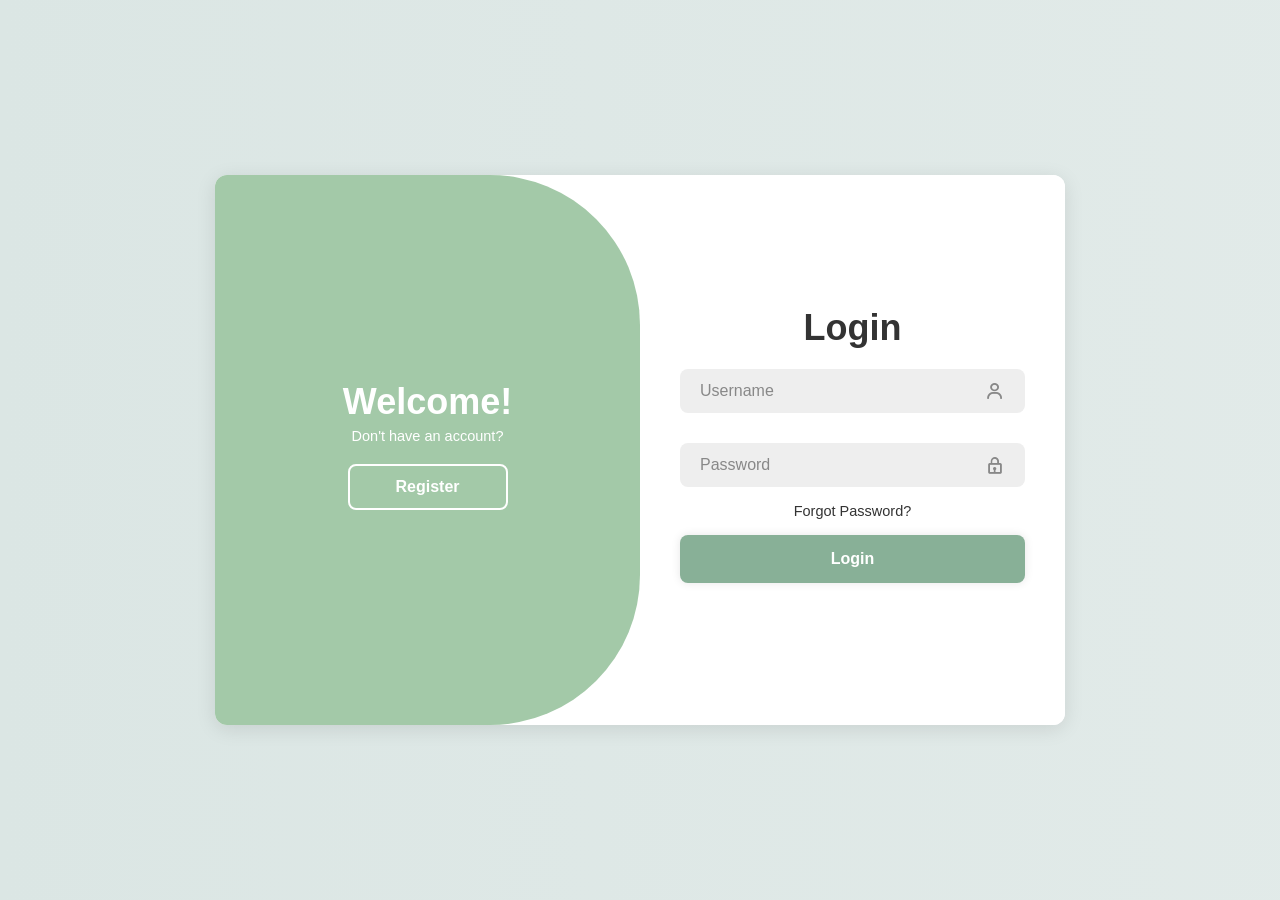
<file: index.html>
<!DOCTYPE html> 
<html lang="en">
<head>
    <meta charset="UTF-8">
    <meta name="viewport" content="width=device-width, initial-scale=1.0">
    <title>Mood Tracker Login</title>
    <link rel="icon" type="image/x-icon" href="Image/icon.jpg">
    <link rel="stylesheet" href="index.css">
    <link href='https://unpkg.com/boxicons@2.1.4/css/boxicons.min.css' rel='stylesheet'>
</head>

<body>

<div class="container">
    <div class="form-box login">
        <form onsubmit="login(event)">
            <h1>Login</h1>
            <div class="input-box">
                <input type="text" id="username" placeholder="Username" required>
                <i class="bx bx-user"></i>
            </div>
            <div class="input-box">
                <input type="password" id="password" placeholder="Password" required>
                <i class="bx bx-lock"></i>
            </div>
            <div class="forgot-link">
                <a href="#">Forgot Password?</a>
            </div>
            <p id="error" style="color:red; display:none; font-size: 13px; margin-bottom: 10px;">Wrong username or password</p>
            <button type="submit" class="btn">Login</button>
        </form>
    </div>

    <div class="form-box register">
        <form onsubmit="register(event)">
            <h1>Register</h1>
            <div class="input-box">
                <input type="text" id="regUsername" placeholder="Username" required>
                <i class="bx bx-user"></i>
            </div>
            <div class="input-box">
                <input type="email" placeholder="Email" required>
                <i class="bx bx-envelope"></i>
            </div>
            <div class="input-box">
                <input type="password" id="regPassword" placeholder="Password" required>
                <i class="bx bx-lock"></i>
            </div>
            <button type="submit" class="btn">Register</button>
        </form>
    </div>

    <div class="toggle-box">
        <div class="toggle-panel toggle-left">
            <h1>Welcome!</h1>
            <p>Don't have an account?</p>
            <button type="button" class="btn register-btn">Register</button>
        </div>
        <div class="toggle-panel toggle-right">
            <h1>Welcome Back!</h1>
            <p>Already have an account?</p>
            <button type="button" class="btn login-btn">Login</button>
        </div>
    </div>
</div>

<script>
    const container = document.querySelector('.container');
    const registerBtn = document.querySelector('.register-btn');
    const loginBtn = document.querySelector('.login-btn');

    
    registerBtn.addEventListener('click', () => {
        container.classList.add('active');
    });

    loginBtn.addEventListener('click', () => {
        container.classList.remove('active');
    });

    
    function register(event) {
        event.preventDefault();

        const regUsername = document.getElementById("regUsername").value.trim();
        const regPassword = document.getElementById("regPassword").value;

        
        let usersList = JSON.parse(localStorage.getItem("moodly_users")) || [];

        
        const userExists = usersList.some(user => user.username.toLowerCase() === regUsername.toLowerCase());

        if (userExists) {
            alert("This username is already taken! Try another one.");
            return;
        }

        
        usersList.push({ username: regUsername, password: regPassword });
        
        
        localStorage.setItem("moodly_users", JSON.stringify(usersList));

        alert("Registration successful! Slid back to login to access your account.");
        
        
        event.target.reset();
        container.classList.remove('active');
    }

    
    function login(event) {
        event.preventDefault();

        const usernameInput = document.getElementById("username").value.trim();
        const passwordInput = document.getElementById("password").value;
        const error = document.getElementById("error");

        
        let usersList = JSON.parse(localStorage.getItem("moodly_users")) || [];

        
        if (usernameInput === "Masyi" && passwordInput === "1234") {
            localStorage.setItem("moodly_users", JSON.stringify([{ username: "Masyi", password: "1234" }]));
            localStorage.setItem("current_logged_user", usernameInput);
            window.location.href = "dashboard.html";
            return;
        }

        
        const validUser = usersList.find(user => user.username.toLowerCase() === usernameInput.toLowerCase() && user.password === passwordInput);

        if (validUser) {
            
            localStorage.setItem("current_logged_user", validUser.username);
            
            
            localStorage.setItem("moodTrackerUser", validUser.username); 
            
            error.style.display = "none";
            window.location.href = "dashboard.html";
        } else {
            
            error.style.display = "block";
        }
    }
</script>

</body>
</html>
</file>
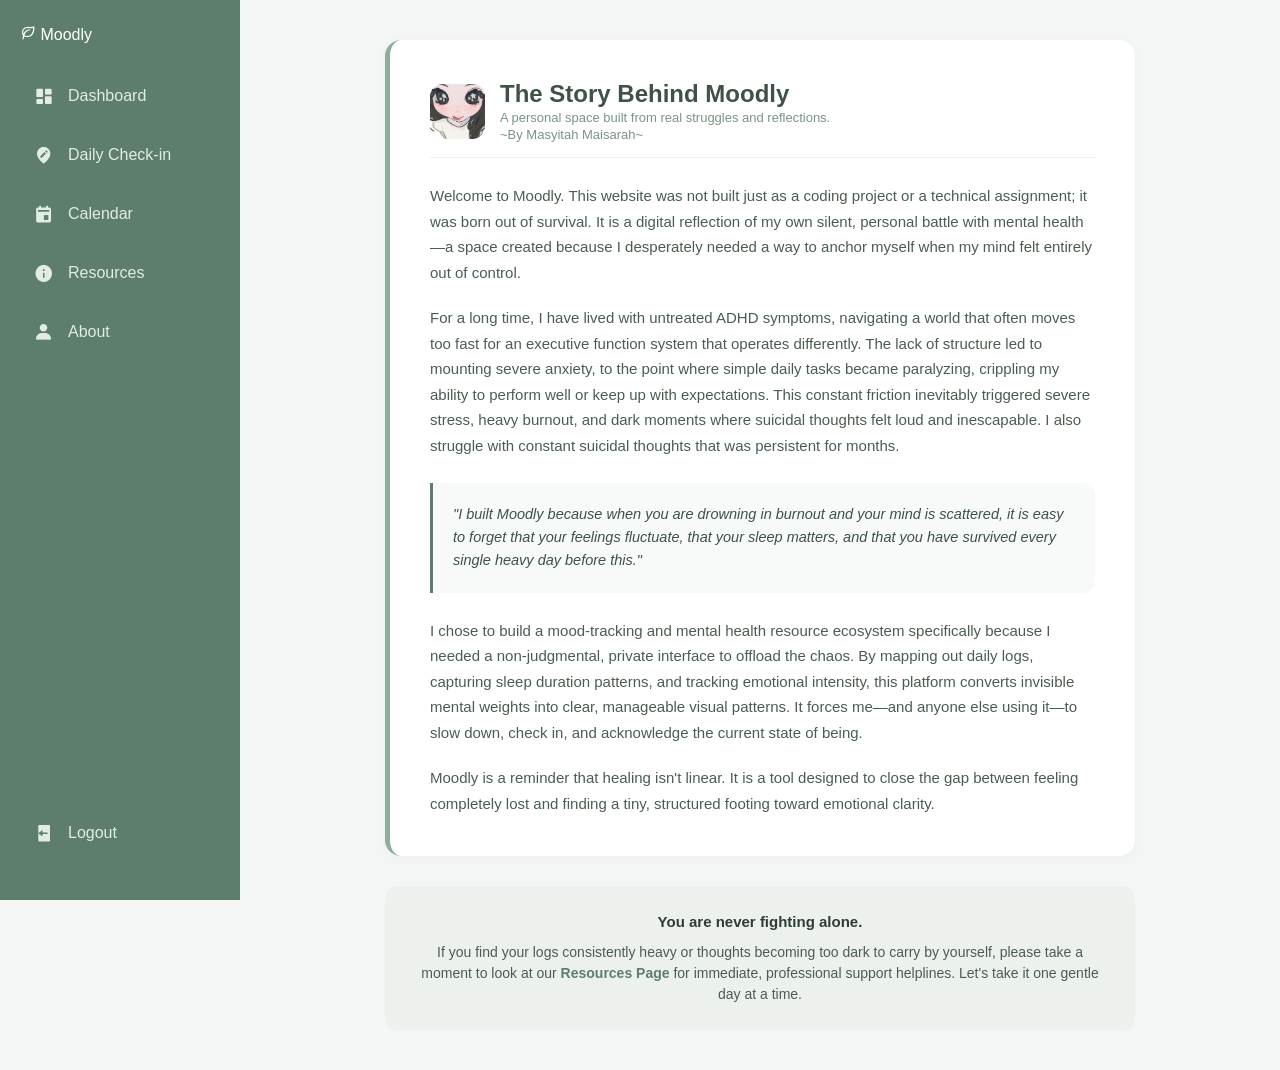
<file: about.html>
<!DOCTYPE html>
<html lang="en">
<head>
    <meta charset="UTF-8">
    <meta name="viewport" content="width=device-width, initial-scale=1.0">
    <title>Moodly - About Me</title>
    <link rel="icon" type="image/x-icon" href="Image/icon.jpg">
    <link href="https://unpkg.com/boxicons@2.1.4/css/boxicons.min.css" rel="stylesheet">
    <link rel="stylesheet" href="about.css">
</head>
<body>

    <div class="sidebar">
        <div class="logo">
            <i class='bx bx-leaf'></i> Moodly
        </div>
       <ul class="sidebar-menu">
            <li class="nav-dash"><a href="dashboard.html"><i class='bx bxs-dashboard'></i> Dashboard</a></li>
            <li class="nav-check"><a href="check-in.html"><i class='bx bxs-edit-location'></i> Daily Check-in</a></li>
            <li class="nav-cal"><a href="calendar.html"><i class='bx bxs-calendar-event'></i> Calendar</a></li>
            <li class="nav-res"><a href="resources.html"><i class='bx bxs-info-circle'></i> Resources</a></li>
            <li class="nav-about"><a href="about.html"><i class='bx bxs-user'></i> About</a></li>
            <li style="margin-top: auto; width: 100%;"><a href="index.html"><i class='bx bxs-log-out'></i> Logout</a></li>
        </ul>
    </div>

    <div class="main-content">
        <div class="story-container">
            
            <div class="story-card">
                <div class="story-header">
                    <div class="icon-box" style="padding: 0; overflow: hidden; background: none;">
                    <img src="Image/pfp.jpg" alt="Profile" style="width: 100%; height: 100%; border-radius: 12px; object-fit: cover;">
                 </div>
             <div>
                <h1>The Story Behind Moodly</h1>
                 <p>A personal space built from real struggles and reflections.</p>
                 <p>~By Masyitah Maisarah~</p>
                </div>
            </div>

                <div class="story-body">
                    <p>
                        Welcome to Moodly. This website was not built just as a coding project or a technical assignment; it was born out of survival. It is a digital reflection of my own silent, personal battle with mental health—a space created because I desperately needed a way to anchor myself when my mind felt entirely out of control.
                    </p>

                    <p>
                        For a long time, I have lived with untreated ADHD symptoms, navigating a world that often moves too fast for an executive function system that operates differently. The lack of structure led to mounting severe anxiety, to the point where simple daily tasks became paralyzing, crippling my ability to perform well or keep up with expectations. This constant friction inevitably triggered severe stress, heavy burnout, and dark moments where suicidal thoughts felt loud and inescapable. I also struggle with constant suicidal thoughts that was persistent for months.
                    </p>

                    <div class="personal-quote">
                        "I built Moodly because when you are drowning in burnout and your mind is scattered, it is easy to forget that your feelings fluctuate, that your sleep matters, and that you have survived every single heavy day before this."
                    </div>

                    <p>
                        I chose to build a mood-tracking and mental health resource ecosystem specifically because I needed a non-judgmental, private interface to offload the chaos. By mapping out daily logs, capturing sleep duration patterns, and tracking emotional intensity, this platform converts invisible mental weights into clear, manageable visual patterns. It forces me—and anyone else using it—to slow down, check in, and acknowledge the current state of being.
                    </p>

                    <p>
                        Moodly is a reminder that healing isn't linear. It is a tool designed to close the gap between feeling completely lost and finding a tiny, structured footing toward emotional clarity.
                    </p>
                </div>
            </div>

            <div class="solidarity-box">
                <strong>You are never fighting alone.</strong>
                If you find your logs consistently heavy or thoughts becoming too dark to carry by yourself, please take a moment to look at our <a href="resources.html">Resources Page</a> for immediate, professional support helplines. Let's take it one gentle day at a time.
            </div>

        </div>
    </div>

</body>
</html>
</file>
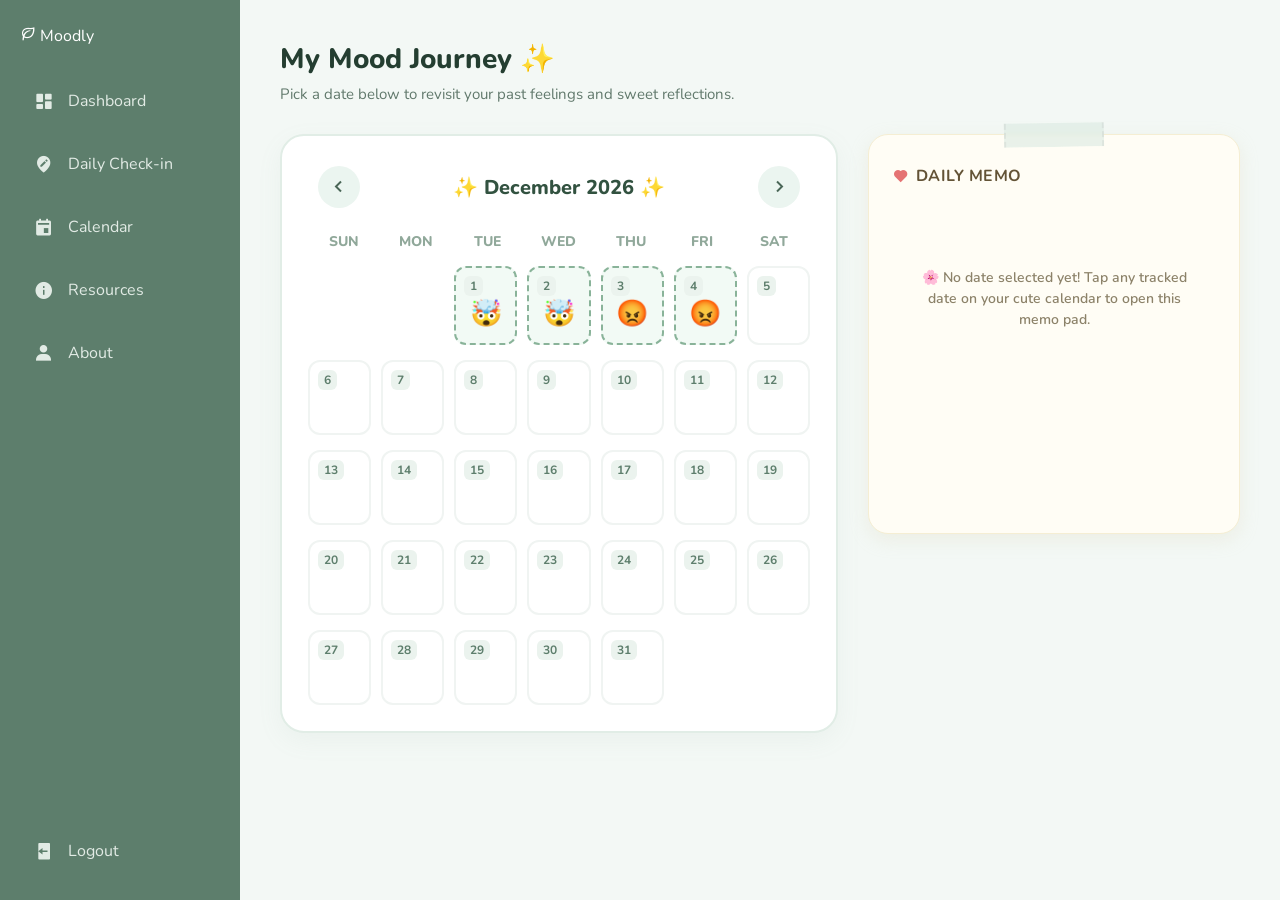
<file: calendar.html>
<!DOCTYPE html>
<html lang="en">
<head>
  <meta charset="UTF-8">
  <meta name="viewport" content="width=device-width, initial-scale=1.0">
  <title>Moodly | Cute Calendar</title>
  <link rel="icon" type="image/x-icon" href="Image/icon.jpg">
  <link rel="stylesheet" href="calendar.css">
  <link href='https://unpkg.com/boxicons@2.1.4/css/boxicons.min.css' rel='stylesheet'>
  <link href="https://fonts.googleapis.com/css2?family=Nunito:wght@400;600;700;800&display=swap" rel="stylesheet">
</head>
<body>

   <div class="sidebar">
        <div class="logo">
            <i class='bx bx-leaf'></i> Moodly
        </div>
       <ul class="sidebar-menu">
            <li class="nav-dash"><a href="dashboard.html"><i class='bx bxs-dashboard'></i> Dashboard</a></li>
            <li class="nav-check"><a href="check-in.html"><i class='bx bxs-edit-location'></i> Daily Check-in</a></li>
            <li class="nav-cal"><a href="calendar.html"><i class='bx bxs-calendar-event'></i> Calendar</a></li>
            <li class="nav-res"><a href="resources.html"><i class='bx bxs-info-circle'></i> Resources</a></li>
            <li class="nav-about"><a href="about.html"><i class='bx bxs-user'></i> About</a></li>
            <li style="margin-top: auto; width: 100%;"><a href="index.html"><i class='bx bxs-log-out'></i> Logout</a></li>
        </ul>
    </div>

  <main class="main-content">
    <div class="page-header">
      <h1>My Mood Journey ✨</h1>
      <p>Pick a date below to revisit your past feelings and sweet reflections.</p>
    </div>

    <div class="calendar-layout-container">
      
      <div class="cute-calendar-card">
        <div class="calendar-header">
          <button id="prevMonthBtn" class="cute-nav-btn"><i class='bx bx-chevron-left'></i></button>
          <h2 id="monthYearTitle"></h2>
          <button id="nextMonthBtn" class="cute-nav-btn"><i class='bx bx-chevron-right'></i></button>
        </div>

        <div class="weekdays-header-row">
          <div>Sun</div><div>Mon</div><div>Tue</div><div>Wed</div><div>Thu</div><div>Fri</div><div>Sat</div>
        </div>

        <div class="days-flex-grid" id="daysGrid"></div>
      </div>

      <div class="cute-memo-pad">
        <div class="memo-tape"></div>
        <h3><i class='bx bxs-heart'></i> Daily Memo</h3>
        <div id="memoContent" class="memo-body">
          <div class="empty-memo-state">
            <p>🌸 No date selected yet! Tap any tracked date on your cute calendar to open this memo pad.</p>
          </div>
        </div>
      </div>

    </div>
  </main>

  <script>
  function getRelativeDateString(daysAgo) {
      var d = new Date();
      d.setDate(d.getDate() - daysAgo);
      var day = String(d.getDate()).padStart(2, '0');
      var month = String(d.getMonth() + 1).padStart(2, '0');
      var year = d.getFullYear();
      return day + "/" + month + "/" + year;
  }

  const initialDataSetup = [
    { date: getRelativeDateString(7), mood: "😇", time: "05:23:08 PM", note: "FINALLY I AM 90% DONE WITH MY WEBSITE [Intensity: 5/5, Sleep: 6h, Energy: Balanced, Diet: Poor/Skipped, No Exercise, Meds: Missed, Period: Yes, Event: Academic Workload, Social: Isolated / Solitude, Area: Home / Resting]" },
    { date: getRelativeDateString(7), mood: "🤯", time: "08:00:00 PM", note: "almost done [Intensity: 4/5, Sleep: 5h, Energy: Sluggish, Diet: Poor/Skipped, No Exercise, Meds: Missed, Period: Yes, Event: Academic Workload, Social: Isolated / Solitude, Area: Home / Resting]" },
    { date: getRelativeDateString(6), mood: "💖", time: "02:14:22 PM", note: "i am baking cheese garlic rolls, doing sacrifice for eid adha, and will meet my friend at a cafe today [Intensity: 5/5, Sleep: 2h, Energy: Balanced, Diet: Stable Diet, No Exercise, Meds: Missed, Period: Yes, Event: Social Gathering, Social: Family Engagement, Area: Home / Resting]" },
    { date: getRelativeDateString(6), mood: "🤯", time: "06:45:10 PM", note: "i am worried [Intensity: 1/5, Sleep: 3h, Energy: Sluggish, Diet: Poor/Skipped, No Exercise, Meds: Missed, Period: Yes, Event: Social Gathering, Social: Family Engagement, Area: Home / Resting]" },
    { date: getRelativeDateString(5), mood: "💖", time: "09:30:00 PM", note: "i met my friends and had fun [Intensity: 5/5, Sleep: 8h, Energy: Hyperactive, Diet: Poor/Skipped, No Exercise, Meds: Missed, Period: Yes, Event: Social Gathering, Social: Productive Peer Group, Area: Outdoors / Nature]" },
    { date: getRelativeDateString(4), mood: "⚡", time: "11:00:00 PM", note: "i am struggling to start working [Intensity: 5/5, Sleep: 1h, Energy: Sluggish, Diet: Poor/Skipped, No Exercise, Meds: Missed, Period: Yes, Event: Academic Workload, Social: Isolated / Solitude, Area: Home / Resting]" },
    { date: getRelativeDateString(3), mood: "🤯", time: "03:45:00 PM", note: "Reviewing layout constraints and text wrapping breaks across viewports. [Intensity: 3/5, Sleep: 6h, Energy: Balanced, Diet: Stable Diet, No Exercise, Meds: Missed, Period: No, Event: Academic Workload, Social: Isolated / Solitude, Area: Home / Resting]" },
    { date: getRelativeDateString(2), mood: "🤯", time: "10:15:00 AM", note: "Stressed out with remaining documentation guidelines. Feeling the crunch. [Intensity: 4/5, Sleep: 5h, Energy: Sluggish, Diet: Poor/Skipped, No Exercise, Meds: Missed, Period: No, Event: Academic Workload, Social: Isolated / Solitude, Area: Home / Resting]" },
    { date: getRelativeDateString(1), mood: "😡", time: "04:30:22 PM", note: "Frustrated with minor alignment bugs that keep breaking on resizing. [Intensity: 4/5, Sleep: 5.5h, Energy: Sluggish, Diet: Stable Diet, No Exercise, Meds: Missed, Period: No, Event: Academic Workload, Social: Isolated / Solitude, Area: Home / Resting]" },
    { date: getRelativeDateString(0), mood: "🤯", time: "10:22:16 PM", note: "I AM STRESSED! CAN'T WAIT FOR THE WORK TO BE DONE!!! [Intensity: 5/5, Sleep: 4h, Energy: Sluggish, Diet: Stable Diet, No Exercise, Meds: Missed, Period: No, Event: Academic Workload, Social: Productive Peer Group, Area: Home / Resting]" },
    { date: getRelativeDateString(0), mood: "😡", time: "10:22:49 PM", note: "AHHHHHH!!!! [Intensity: 5/5, Sleep: 5h, Energy: Balanced, Diet: Poor/Skipped, No Exercise, Meds: Missed, Period: No, Event: Academic Workload, Social: Productive Peer Group, Area: Campus / Library]" }
  ];

  // Hanya set data dummy jika localStorage benar-benar kosong
  if (!localStorage.getItem("moodly_data")) {
      localStorage.setItem("moodly_data", JSON.stringify(initialDataSetup));
  }

  let moodlyData = JSON.parse(localStorage.getItem("moodly_data")) || [];
  let activeDatePointer = new Date(); 

  const monthNames = [
    "January", "February", "March", "April", "May", "June",
    "July", "August", "September", "October", "November", "December"
  ];

  document.addEventListener("DOMContentLoaded", function() {
    // Pastikan memuatkan data terkini dari localStorage sejurus selepas halaman dibuka
    moodlyData = JSON.parse(localStorage.getItem("moodly_data")) || [];
    buildCuteCalendar();

    document.getElementById("prevMonthBtn").addEventListener("click", () => {
      activeDatePointer.setMonth(activeDatePointer.getMonth() - 1);
      buildCuteCalendar();
    });

    document.getElementById("nextMonthBtn").addEventListener("click", () => {
      activeDatePointer.setMonth(activeDatePointer.getMonth() + 1);
      buildCuteCalendar();
    });
  });

  function buildCuteCalendar() {
    const daysContainer = document.getElementById("daysGrid");
    const title = document.getElementById("monthYearTitle");
    
    daysContainer.innerHTML = "";
    
    const targetYear = activeDatePointer.getFullYear();
    const targetMonth = activeDatePointer.getMonth();

    title.innerHTML = `✨ ${monthNames[targetMonth]} ${targetYear} ✨`;

    const firstDayDayOfWeek = new Date(targetYear, targetMonth, 1).getDay();
    const totalDaysInMonth = new Date(targetYear, targetMonth + 1, 0).getDate();

    for (let i = 0; i < firstDayDayOfWeek; i++) {
      const blankCell = document.createElement("div");
      blankCell.className = "day-cell day-cell-spacer";
      daysContainer.appendChild(blankCell);
    }

    for (let coreDay = 1; coreDay <= totalDaysInMonth; coreDay++) {
      const dateCell = document.createElement("div");
      dateCell.className = "day-cell real-date-cell";

      const stringKeyDate = `${String(coreDay).padStart(2, '0')}/${String(targetMonth + 1).padStart(2, '0')}/${targetYear}`;
      const dayLogsMatched = moodlyData.filter(item => item.date === stringKeyDate);

      dateCell.innerHTML = `<span class="date-number-badge">${coreDay}</span>`;

      if (dayLogsMatched.length > 0) {
        dateCell.classList.add("cute-logged-day");
        
        const visualEmojiBadge = document.createElement("div");
        visualEmojiBadge.className = "main-cell-emoji";
        visualEmojiBadge.innerText = dayLogsMatched[dayLogsMatched.length - 1].mood || '📝';
        dateCell.appendChild(visualEmojiBadge);

        dateCell.addEventListener("click", () => {
          clearSelectionHighlight();
          dateCell.classList.add("cell-selected-active");
          openMemoPadAnalysis(stringKeyDate, dayLogsMatched);
        });
      } else {
        dateCell.addEventListener("click", () => {
          clearSelectionHighlight();
          dateCell.classList.add("cell-selected-active");
          document.getElementById("memoContent").innerHTML = `
            <div class="empty-memo-state">
              <p class="neutral-alert-text">🍃 <b>Empty Day!</b></p>
              <p style="font-size: 13px; color: #7a9485; font-weight: normal; margin-top: 8px;">
                No active emotional log targets were updated on ${stringKeyDate}.
              </p>
            </div>
          `;
        });
      }

      daysContainer.appendChild(dateCell);
    }
  }

  function clearSelectionHighlight() {
    document.querySelectorAll(".real-date-cell").forEach(cell => {
      cell.classList.remove("cell-selected-active");
    });
  }

  function openMemoPadAnalysis(dateString, matches) {
    const pad = document.getElementById("memoContent");
    pad.innerHTML = `<h4 class="memo-date-banner"><i class='bx bxs-pin'></i> Journal: ${dateString}</h4>`;
    
    const listingScroller = document.createElement("div");
    listingScroller.className = "memo-items-scroller";

    matches.forEach(item => {
      const itemNode = document.createElement("div");
      itemNode.className = "memo-log-bubble";
      itemNode.innerHTML = `
        <div class="bubble-meta">
          <span class="bubble-feeling-tag">${item.mood || '📝'} Feeling Log</span>
          <span class="bubble-time-tag"><i class='bx bx-time'></i> ${item.time}</span>
        </div>
        <p class="bubble-text-notes">"${item.note || 'No custom notes attached to this entry.'}"</p>
      `;
      listingScroller.appendChild(itemNode);
    });

    pad.appendChild(listingScroller);
  }
</script>
</body>
</html>
</file>
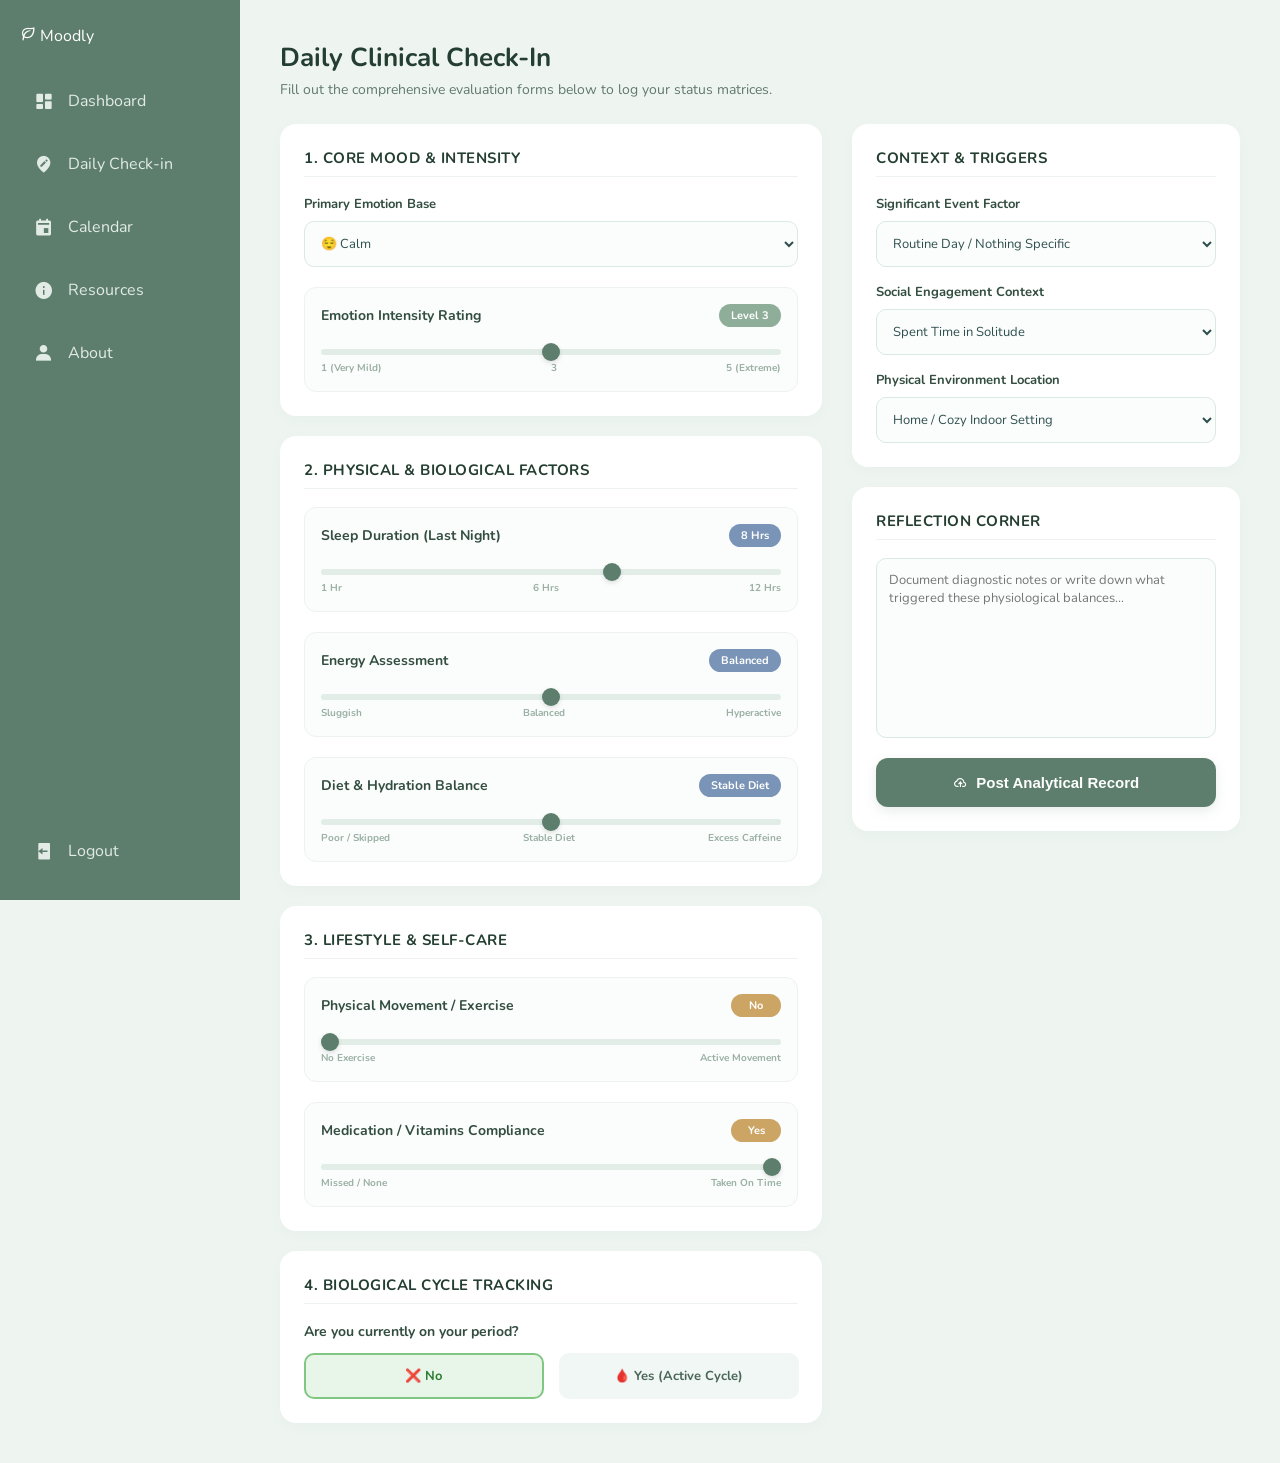
<file: check-in.html>
<!DOCTYPE html>
<html lang="en">
<head>
  <meta charset="UTF-8">
  <meta name="viewport" content="width=device-width, initial-scale=1.0">
  <title>Moodly | Daily Check-In</title>
  <link rel="icon" type="image/x-icon" href="Image/icon.jpg">
  <link rel="stylesheet" href="check-in.css">
  <link href='https://unpkg.com/boxicons@2.1.4/css/boxicons.min.css' rel='stylesheet'>
  <link href="https://fonts.googleapis.com/css2?family=Nunito:wght@400;600;700&display=swap" rel="stylesheet">
</head>
<body>

   <div class="sidebar">
        <div class="logo">
            <i class='bx bx-leaf'></i> Moodly
        </div>
       <ul class="sidebar-menu">
            <li class="nav-dash"><a href="dashboard.html"><i class='bx bxs-dashboard'></i> Dashboard</a></li>
            <li class="nav-check"><a href="check-in.html"><i class='bx bxs-edit-location'></i> Daily Check-in</a></li>
            <li class="nav-cal"><a href="calendar.html"><i class='bx bxs-calendar-event'></i> Calendar</a></li>
            <li class="nav-res"><a href="resources.html"><i class='bx bxs-info-circle'></i> Resources</a></li>
            <li class="nav-about"><a href="about.html"><i class='bx bxs-user'></i> About</a></li>
            <li style="margin-top: auto; width: 100%;"><a href="index.html"><i class='bx bxs-log-out'></i> Logout</a></li>
        </ul>
    </div>

  <main class="main-content">
    <div class="page-header">
      <h1>Daily Clinical Check-In</h1>
      <p>Fill out the comprehensive evaluation forms below to log your status matrices.</p>
    </div>

    <div class="checkin-grid-layout">
      
      <div class="levers-column">
        
        <div class="section-block c-mood">
          <h3>1. Core Mood & Intensity</h3>
          
          <div class="form-field" style="margin-bottom: 20px;">
            <label for="primaryMood">Primary Emotion Base</label>
            <select id="primaryMood" class="select-box">
              <option value="😊 Calm">😌 Calm</option>
              <option value="😰 Anxious">😰 Anxious</option>
              <option value="😡 Frustrated">😡 Frustrated</option>
              <option value="💖 Grateful">💖 Grateful</option>
              <option value="🤯 Overwhelmed">🤯 Overwhelmed</option>
              <option value="⚡ Energetic">⚡ Energetic</option>
            </select>
          </div>

          <div class="lever-item">
            <div class="lever-meta">
              <label>Emotion Intensity Rating</label>
              <span class="badge-pill" id="intensityVal">Level 3</span>
            </div>
            <input type="range" min="1" max="5" value="3" class="slider-bar" id="intensitySlider" oninput="updatePlainValue('intensity', this.value, 'Level ')">
            <div class="scale-guide">
              <span>1 (Very Mild)</span><span>3</span><span>5 (Extreme)</span>
            </div>
          </div>
        </div>

        <div class="section-block c-phys">
          <h3>2. Physical & Biological Factors</h3>
          
          <div class="lever-item">
            <div class="lever-meta">
              <label>Sleep Duration (Last Night)</label>
              <span class="badge-pill" id="sleepVal">8 Hrs</span>
            </div>
            <input type="range" min="1" max="12" value="8" class="slider-bar" id="sleepSlider" oninput="updatePlainValue('sleep', this.value, '', ' Hrs')">
            <div class="scale-guide">
              <span>1 Hr</span><span>6 Hrs</span><span>12 Hrs</span>
            </div>
          </div>

          <div class="lever-item">
            <div class="lever-meta">
              <label>Energy Assessment</label>
              <span class="badge-pill" id="energyVal">Balanced</span>
            </div>
            <input type="range" min="0" max="2" value="1" class="slider-bar" id="energySlider" oninput="updateEnergyLabel(this.value)">
            <div class="scale-guide">
              <span>Sluggish</span><span>Balanced</span><span>Hyperactive</span>
            </div>
          </div>

          <div class="lever-item">
            <div class="lever-meta">
              <label>Diet & Hydration Balance</label>
              <span class="badge-pill" id="dietVal">Stable Diet</span>
            </div>
            <input type="range" min="0" max="2" value="1" class="slider-bar" id="dietSlider" oninput="updateDietLabel(this.value)">
            <div class="scale-guide">
              <span>Poor / Skipped</span><span>Stable Diet</span><span>Excess Caffeine</span>
            </div>
          </div>
        </div>

        <div class="section-block c-life">
          <h3>3. Lifestyle & Self-Care</h3>
          
          <div class="lever-item">
            <div class="lever-meta">
              <label>Physical Movement / Exercise</label>
              <span class="badge-pill" id="moveVal">No</span>
            </div>
            <input type="range" min="0" max="1" value="0" class="slider-bar" id="moveSlider" oninput="updateBinaryLabel('move', this.value)">
            <div class="scale-guide">
              <span>No Exercise</span><span>Active Movement</span>
            </div>
          </div>

          <div class="lever-item">
            <div class="lever-meta">
              <label>Medication / Vitamins Compliance</label>
              <span class="badge-pill" id="medVal">Yes</span>
            </div>
            <input type="range" min="0" max="1" value="1" class="slider-bar" id="medSlider" oninput="updateBinaryLabel('med', this.value)">
            <div class="scale-guide">
              <span>Missed / None</span><span>Taken On Time</span>
            </div>
          </div>
        </div>

        <div class="section-block c-cycle">
          <h3>4. Biological Cycle Tracking</h3>
          <div class="lever-meta" style="margin-bottom: 12px;">
            <label>Are you currently on your period?</label>
          </div>
          <div class="period-switch-container">
            <label class="period-label">
              <input type="radio" name="periodStatus" value="No" checked>
              <span class="custom-radio">❌ No</span>
            </label>
            <label class="period-label">
              <input type="radio" name="periodStatus" value="Yes">
              <span class="custom-radio">🩸 Yes (Active Cycle)</span>
            </label>
          </div>
        </div>

      </div>

      <div class="meta-column">
        
        <div class="section-block">
          <h3>Context & Triggers</h3>
          
          <div class="form-field">
            <label for="triggerEvent">Significant Event Factor</label>
            <select id="triggerEvent" class="select-box">
              <option value="Routine Day">Routine Day / Nothing Specific</option>
              <option value="Academic Workload">Heavy Academic Workload</option>
              <option value="Social Gathering">Social Gathering / Meeting Friends</option>
              <option value="Conflict / Argument">Conflict / Misunderstanding</option>
              <option value="Good News">Received Good News</option>
            </select>
          </div>

          <div class="form-field">
            <label for="socialActivity">Social Engagement Context</label>
            <select id="socialActivity" class="select-box">
              <option value="Isolated / Solitude">Spent Time in Solitude</option>
              <option value="Productive Peer Group">Interaction with Peers</option>
              <option value="Family Engagement">Family Engagement Time</option>
              <option value="Difficult Interaction">Difficult / Tense Interaction</option>
            </select>
          </div>

          <div class="form-field">
            <label for="environmentSetting">Physical Environment Location</label>
            <select id="environmentSetting" class="select-box">
              <option value="Home / Resting">Home / Cozy Indoor Setting</option>
              <option value="Campus / Library">Campus Lab / Library Workspace</option>
              <option value="Outdoors / Nature">Outdoors / Commuting in Nature</option>
              <option value="Crowded Noise Space">Stuck in Crowded/Noisy Spaces</option>
            </select>
          </div>
        </div>

        <div class="section-block" style="flex: 1; display: flex; flex-direction: column;">
          <h3>Reflection Corner</h3>
          <div class="form-field" style="flex: 1; display: flex; flex-direction: column; margin: 0;">
            <textarea id="reflectionNote" class="text-area-box" style="flex: 1; min-height: 180px;" placeholder="Document diagnostic notes or write down what triggered these physiological balances..."></textarea>
          </div>
          
          <button class="action-dispatch-btn" style="margin-top: 20px;" onclick="dispatchLogData()">
            <i class='bx bx-cloud-upload'></i> Post Analytical Record
          </button>
        </div>

      </div>

    </div>
  </main>

  <script>
    function updatePlainValue(id, val, prefix = '', suffix = '') {
        document.getElementById(id + "Val").innerText = prefix + val + suffix;
    }

    function updateEnergyLabel(val) {
        const labels = ["Sluggish", "Balanced", "Hyperactive"];
        document.getElementById("energyVal").innerText = labels[val];
    }

    function updateDietLabel(val) {
        const labels = ["Poor / Skipped", "Stable Diet", "Excess Caffeine"];
        document.getElementById("dietVal").innerText = labels[val];
    }

    function updateBinaryLabel(id, val) {
        document.getElementById(id + "Val").innerText = (val == 1) ? "Yes" : "No";
    }

    function dispatchLogData() {
      
        const primaryMoodSelect = document.getElementById("primaryMood").value;
        const moodEmoji = primaryMoodSelect.split(' ')[0];
        const moodLabel = primaryMoodSelect.split(' ')[1] || primaryMoodSelect;
        
        const intensity = document.getElementById("intensitySlider").value;
        const sleep = document.getElementById("sleepSlider").value;
        
        const energyLevels = ["Sluggish", "Balanced", "Hyperactive"];
        const energy = energyLevels[document.getElementById("energySlider").value];
        
        const dietLevels = ["Poor/Skipped", "Stable Diet", "High Caffeine"];
        const diet = dietLevels[document.getElementById("dietSlider").value];
        
        const movement = (document.getElementById("moveSlider").value == 1) ? "Exercised" : "No Exercise";
        const medication = (document.getElementById("medSlider").value == 1) ? "Compliant" : "Missed";
        const period = document.querySelector('input[name="periodStatus"]:checked').value;
        
        const eventTrigger = document.getElementById("triggerEvent").value;
        const socialContext = document.getElementById("socialActivity").value;
        const environmentLoc = document.getElementById("environmentSetting").value;
        const noteRaw = document.getElementById("reflectionNote").value.trim();

        const currentTimestamp = new Date();
        const finalDate = `${String(currentTimestamp.getDate()).padStart(2, '0')}/${String(currentTimestamp.getMonth() + 1).padStart(2, '0')}/${currentTimestamp.getFullYear()}`;
        const finalTime = currentTimestamp.toLocaleTimeString([], { hour: '2-digit', minute: '2-digit', second: '2-digit' });

        const dynamicSummaryString = noteRaw 
            ? `${noteRaw} [Intensity: ${intensity}/5, Sleep: ${sleep}h, Energy: ${energy}, Diet: ${diet}, ${movement}, Meds: ${medication}, Period: ${period}, Event: ${eventTrigger}, Social: ${socialContext}, Area: ${environmentLoc}]`
            : `Logged status parameters: Base Emotion -> ${moodLabel} (${intensity}/5). Sleep logged at ${sleep} hours (${energy} energy level). Menstrual Cycle Active: ${period}. Social factor marked as: ${socialContext}.`;

        const newDiagnosticPayload = {
            mood: moodEmoji,
            note: dynamicSummaryString,
            date: finalDate,
            time: finalTime
        };

        let currentActiveLogs = JSON.parse(localStorage.getItem("moodly_data")) || [];
        currentActiveLogs.push(newDiagnosticPayload);
        localStorage.setItem("moodly_data", JSON.stringify(currentActiveLogs));

        alert("Analytical parameters captured successfully!");
        window.location.href = "dashboard.html";
    }
  </script>
</body>
</html>
</file>
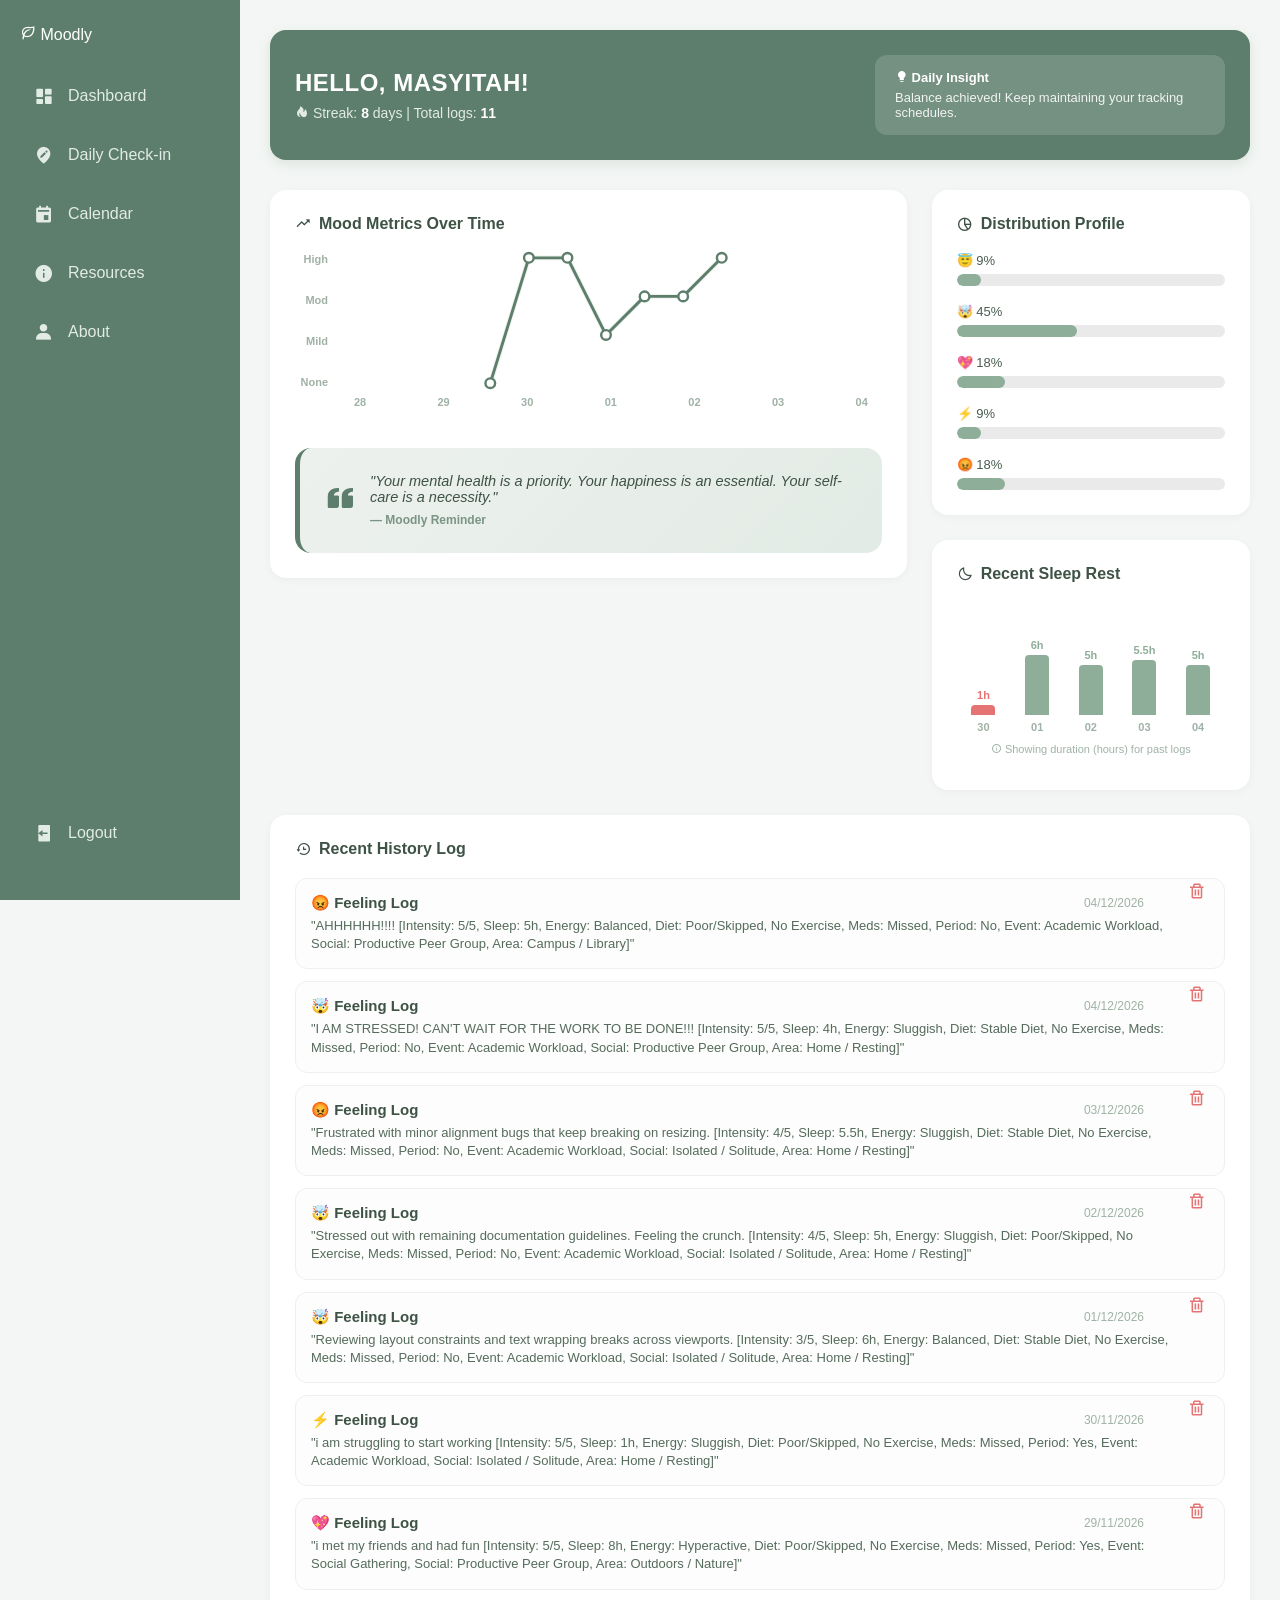
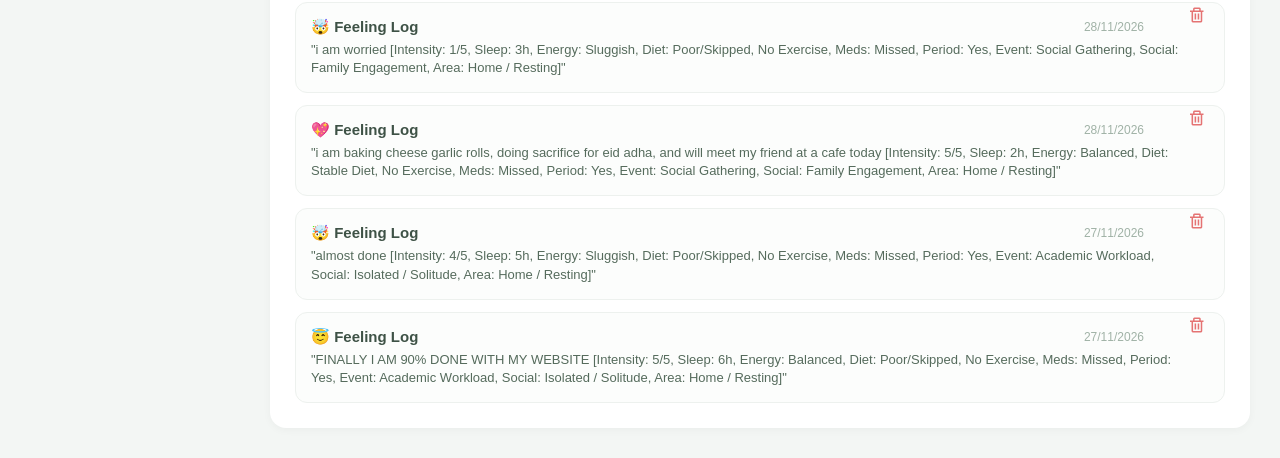
<file: dashboard.html>
<!DOCTYPE html>
<html lang="en">
<head>
    <meta charset="UTF-8">
    <meta name="viewport" content="width=device-width, initial-scale=1.0">
    <title>Moodly - Dashboard</title>
    <link rel="icon" type="image/x-icon" href="Image/icon.jpg">
    <link rel="stylesheet" href="dashboard.css">
    <link href="https://unpkg.com/boxicons@2.1.4/css/boxicons.min.css" rel="stylesheet">
</head>
<body>

    <div class="sidebar">
        <div class="logo">
            <i class='bx bx-leaf'></i> Moodly
        </div>
       <ul class="sidebar-menu">
            <li class="nav-dash"><a href="dashboard.html"><i class='bx bxs-dashboard'></i> Dashboard</a></li>
            <li class="nav-check"><a href="check-in.html"><i class='bx bxs-edit-location'></i> Daily Check-in</a></li>
            <li class="nav-cal"><a href="calendar.html"><i class='bx bxs-calendar-event'></i> Calendar</a></li>
            <li class="nav-res"><a href="resources.html"><i class='bx bxs-info-circle'></i> Resources</a></li>
            <li class="nav-about"><a href="about.html"><i class='bx bxs-user'></i> About</a></li>
            <li style="margin-top: auto; width: 100%;"><a href="index.html"><i class='bx bxs-log-out'></i> Logout</a></li>
        </ul>
    </div>
<div class="main-content">
        
        <div class="welcome-banner">
            <div class="welcome-text">
                <h1>HELLO, MASYITAH!</h1>
                <div class="meta-stats">
                    <span><i class='bx bxs-hot'></i> Streak: <strong id="streakCount">0</strong> days</span> | 
                    <span>Total logs: <strong id="totalLogs">0</strong></span>
                </div>
            </div>
            <div class="insight-card">
                <strong><i class='bx bxs-bulb'></i> Daily Insight</strong>
                <p style="margin-top: 5px; opacity: 0.9;">Balance achieved! Keep maintaining your tracking schedules.</p>
            </div>
        </div>

        <div class="dashboard-grid">
            
            <div class="dashboard-card">
                <div class="card-title">
                    <i class='bx bx-trending-up'></i> Mood Metrics Over Time
                </div>
                
                <div class="chart-view-wrapper">
                    <div class="chart-y-axis">
                        <span>High</span>
                        <span>Mod</span>
                        <span>Mild</span>
                        <span>None</span>
                    </div>
                    <div id="chartBarsContainer"></div>
                </div>

                <div class="quote-card" style="margin-top: 30px; background: linear-gradient(135deg, #edf1ee, #e2ebe5); padding: 25px; border-radius: 16px; border-left: 5px solid #5d7e6c; display: flex; align-items: center; gap: 15px; text-align: left;">
                    <div style="font-size: 30px; color: #5d7e6c;"><i class='bx bxs-quote-left'></i></div>
                    <div>
                        <p style="font-size: 14.5px; color: #3e5246; font-style: italic; font-weight: 500; margin-bottom: 5px;">
                            "Your mental health is a priority. Your happiness is an essential. Your self-care is a necessity."
                        </p>
                        <span style="font-size: 12px; color: #7a9485; font-weight: 600;">— Moodly Reminder</span>
                    </div>
                </div>

            </div>

            <div style="display: flex; flex-direction: column; gap: 25px;">
                
                <div class="dashboard-card" style="width: 100%; margin-bottom: 0;">
                    <div class="card-title">
                        <i class='bx bx-pie-chart-alt-2'></i> Distribution Profile
                    </div>
                    <div id="distributionContainer"></div>
                </div>

                <div class="dashboard-card" style="width: 100%; margin-bottom: 0;">
                    <div class="card-title">
                        <i class='bx bx-moon'></i> Recent Sleep Rest
                    </div>
                    <div id="sleepDashboardView" style="text-align: center; padding: 10px 0;"></div>
                </div>

            </div>

        </div> 

        <div class="dashboard-card" style="width: 100%;">
            <div class="card-title">
                <i class='bx bx-history'></i> Recent History Log
            </div>
            <ul id="historyLogList" class="history-list"></ul>
        </div>

    </div>

    <script>
      function getRelativeDateString(daysAgo) {
          var d = new Date();
          d.setDate(d.getDate() - daysAgo);
          var day = String(d.getDate()).padStart(2, '0');
          var month = String(d.getMonth() + 1).padStart(2, '0');
          var year = d.getFullYear();
          return day + "/" + month + "/" + year;
      }

      // KOD INI HANYA AKAN DIGUNAKAN JIKA LOCALSTORAGE MASIH KOSONG
      const initialDataSetup = [
        { date: getRelativeDateString(7), mood: "😇", time: "05:23:08 PM", note: "FINALLY I AM 90% DONE WITH MY WEBSITE [Intensity: 5/5, Sleep: 6h, Energy: Balanced, Diet: Poor/Skipped, No Exercise, Meds: Missed, Period: Yes, Event: Academic Workload, Social: Isolated / Solitude, Area: Home / Resting]" },
        { date: getRelativeDateString(7), mood: "🤯", time: "08:00:00 PM", note: "almost done [Intensity: 4/5, Sleep: 5h, Energy: Sluggish, Diet: Poor/Skipped, No Exercise, Meds: Missed, Period: Yes, Event: Academic Workload, Social: Isolated / Solitude, Area: Home / Resting]" },
        { date: getRelativeDateString(6), mood: "💖", time: "02:14:22 PM", note: "i am baking cheese garlic rolls, doing sacrifice for eid adha, and will meet my friend at a cafe today [Intensity: 5/5, Sleep: 2h, Energy: Balanced, Diet: Stable Diet, No Exercise, Meds: Missed, Period: Yes, Event: Social Gathering, Social: Family Engagement, Area: Home / Resting]" },
        { date: getRelativeDateString(6), mood: "🤯", time: "06:45:10 PM", note: "i am worried [Intensity: 1/5, Sleep: 3h, Energy: Sluggish, Diet: Poor/Skipped, No Exercise, Meds: Missed, Period: Yes, Event: Social Gathering, Social: Family Engagement, Area: Home / Resting]" },
        { date: getRelativeDateString(5), mood: "💖", time: "09:30:00 PM", note: "i met my friends and had fun [Intensity: 5/5, Sleep: 8h, Energy: Hyperactive, Diet: Poor/Skipped, No Exercise, Meds: Missed, Period: Yes, Event: Social Gathering, Social: Productive Peer Group, Area: Outdoors / Nature]" },
        { date: getRelativeDateString(4), mood: "⚡", time: "11:00:00 PM", note: "i am struggling to start working [Intensity: 5/5, Sleep: 1h, Energy: Sluggish, Diet: Poor/Skipped, No Exercise, Meds: Missed, Period: Yes, Event: Academic Workload, Social: Isolated / Solitude, Area: Home / Resting]" },
        { date: getRelativeDateString(3), mood: "🤯", time: "03:45:00 PM", note: "Reviewing layout constraints and text wrapping breaks across viewports. [Intensity: 3/5, Sleep: 6h, Energy: Balanced, Diet: Stable Diet, No Exercise, Meds: Missed, Period: No, Event: Academic Workload, Social: Isolated / Solitude, Area: Home / Resting]" },
        { date: getRelativeDateString(2), mood: "🤯", time: "10:15:00 AM", note: "Stressed out with remaining documentation guidelines. Feeling the crunch. [Intensity: 4/5, Sleep: 5h, Energy: Sluggish, Diet: Poor/Skipped, No Exercise, Meds: Missed, Period: No, Event: Academic Workload, Social: Isolated / Solitude, Area: Home / Resting]" },
        { date: getRelativeDateString(1), mood: "😡", time: "04:30:22 PM", note: "Frustrated with minor alignment bugs that keep breaking on resizing. [Intensity: 4/5, Sleep: 5.5h, Energy: Sluggish, Diet: Stable Diet, No Exercise, Meds: Missed, Period: No, Event: Academic Workload, Social: Isolated / Solitude, Area: Home / Resting]" },
        { date: getRelativeDateString(0), mood: "🤯", time: "10:22:16 PM", note: "I AM STRESSED! CAN'T WAIT FOR THE WORK TO BE DONE!!! [Intensity: 5/5, Sleep: 4h, Energy: Sluggish, Diet: Stable Diet, No Exercise, Meds: Missed, Period: No, Event: Academic Workload, Social: Productive Peer Group, Area: Home / Resting]" },
        { date: getRelativeDateString(0), mood: "😡", time: "10:22:49 PM", note: "AHHHHHH!!!! [Intensity: 5/5, Sleep: 5h, Energy: Balanced, Diet: Poor/Skipped, No Exercise, Meds: Missed, Period: No, Event: Academic Workload, Social: Productive Peer Group, Area: Campus / Library]" }
      ];

      document.addEventListener("DOMContentLoaded", function() {
          // Hanya set item jika belum pernah ada data disimpan sebelumnya
          if (!localStorage.getItem("moodly_data")) {
              localStorage.setItem("moodly_data", JSON.stringify(initialDataSetup));
          }
          renderDashboardData();
      });

      function renderDashboardData() {
          var moodlyData = JSON.parse(localStorage.getItem("moodly_data")) || [];
          var totalLogsElement = document.getElementById("totalLogs");
          if (totalLogsElement) {
              totalLogsElement.innerText = moodlyData.length;
          }
          calculateAndShowStreak(moodlyData);
          generateLineChart(moodlyData);
          generateDistributionProfile(moodlyData);
          renderRecentHistory(moodlyData);
          renderSleepDashboard(moodlyData);
      }

      function calculateAndShowStreak(moodlyData) {
          var streakElement = document.getElementById("streakCount");
          if (!streakElement) return;
          if (moodlyData.length === 0) {
              streakElement.innerText = "0";
              return;
          }
          var uniqueDates = [];
          for (var i = 0; i < moodlyData.length; i++) {
              var dStr = moodlyData[i].date.split(' ')[0];
              if (uniqueDates.indexOf(dStr) === -1) {
                  uniqueDates.push(dStr);
              }
          }
          var sortedTimestamps = uniqueDates.map(function(dateStr) {
              var parts = dateStr.split('/');
              var formattedDate = parts[2] + "-" + parts[1] + "-" + parts[0];
              return new Date(formattedDate).getTime();
          }).sort(function(a, b) { return b - a; });
          var today = new Date();
          var todayMidnight = new Date(today.getFullYear(), today.getMonth(), today.getDate()).getTime();
          var oneDayMs = 24 * 60 * 60 * 1000;
          var latestLogTimestamp = sortedTimestamps[0];
          var diffDaysFromToday = Math.round((todayMidnight - latestLogTimestamp) / oneDayMs);
          var streak = 0;
          if (diffDaysFromToday <= 1) {
              var currentCheckTimestamp = latestLogTimestamp;
              streak = 1;
              for (var j = 1; j < sortedTimestamps.length; j++) {
                  var nextTargetTimestamp = sortedTimestamps[j];
                  var dayGap = Math.round((currentCheckTimestamp - nextTargetTimestamp) / oneDayMs);
                  if (dayGap === 1) {
                      streak++;
                      currentCheckTimestamp = nextTargetTimestamp;
                  } else if (dayGap > 1) {
                      break;
                  }
              }
          } else {
              streak = uniqueDates.length >= 6 ? 6 : uniqueDates.length;
          }
          streakElement.innerText = streak;
      }

      function generateLineChart(moodlyData) {
          var chartContainer = document.getElementById("chartBarsContainer");
          if (!chartContainer) return;
          chartContainer.innerHTML = "";
          if (moodlyData.length === 0) {
              chartContainer.innerHTML = "<p style='color:#a3b899; font-size:13px; padding: 20px; text-align:center; width:100%;'>No graph data available.</p>";
              return;
          }

          var sortedLogs = moodlyData.slice().sort(function(a, b) {
              var pA = a.date.split('/');
              var pB = b.date.split('/');
              return new Date(pA[2], pA[1]-1, pA[0]).getTime() - new Date(pB[2], pB[1]-1, pB[0]).getTime();
          });

          var uniqueDayLogs = [];
          var seenDates = {};
          for (var i = sortedLogs.length - 1; i >= 0; i--) {
              var dKey = sortedLogs[i].date;
              if (!seenDates[dKey]) {
                  seenDates[dKey] = true;
                  uniqueDayLogs.unshift(sortedLogs[i]);
              }
          }

          var displayLogs = uniqueDayLogs.slice(-7);
          var points = [];
          var widthBetweenPoints = displayLogs.length > 1 ? 240 / (displayLogs.length - 1) : 0;

          displayLogs.forEach(function(item, index) {
              var yCoord = 90; 
              if (item.note && item.note.includes("Intensity:")) {
                  var matchedIntensity = item.note.match(/Intensity:\s*(\d+)/);
                  if (matchedIntensity) {
                      var val = parseInt(matchedIntensity[1]);
                      if (val >= 5) yCoord = 5;       
                      else if (val >= 4) yCoord = 45;
                      else if (val >= 3) yCoord = 85;  
                      else if (val >= 2) yCoord = 115; 
                      else yCoord = 135;               
                  }
              } else if (item.mood === "😇" || item.mood === "💖") {
                  yCoord = 35;
              } else if (item.mood === "🤯" || item.mood === "⚡" || item.mood === "😡") {
                  yCoord = 85;
              }
              var xCoord = 15 + (index * widthBetweenPoints);
              points.push({ x: xCoord, y: yCoord, raw: item });
          });

          var pathDefinition = "";
          points.forEach(function(p, idx) {
              if (idx === 0) {
                  pathDefinition += "M " + p.x + " " + p.y;
              } else {
                  pathDefinition += " L " + p.x + " " + p.y;
              }
          });

          var svgHtml = '<svg viewBox="0 0 280 140" style="width: 100%; height: 135px; overflow: visible;">' +
                        '<path d="' + pathDefinition + '" fill="none" stroke="#a3b899" stroke-width="5" stroke-linecap="round" stroke-linejoin="round" opacity="0.2"/>' +
                        '<path d="' + pathDefinition + '" fill="none" stroke="#5d7e6c" stroke-width="3" stroke-linecap="round" stroke-linejoin="round"/>';
          points.forEach(function(p) {
              var dayTitle = p.raw.mood ? p.raw.mood : "Log";
              svgHtml += '<circle cx="' + p.x + '" cy="' + p.y + '" r="5" fill="#ffffff" stroke="#5d7e6c" stroke-width="2.5" style="cursor: pointer;" title="' + dayTitle + '"></circle>';
          });
          svgHtml += '</svg>';

          var labelsHtml = '<div style="display: flex; justify-content: space-between; padding: 0 5px; margin-top: 8px; width: 100%; box-sizing: border-box;">';
          points.forEach(function(p) {
              var dayNumber = p.raw.date.split('/')[0];
              labelsHtml += '<span style="font-size: 11px; color: #a0b2a6; font-weight: 600; width: 30px; text-align: center;">' + dayNumber + '</span>';
          });
          labelsHtml += '</div>';
          chartContainer.innerHTML = svgHtml + labelsHtml;
      }

      function generateDistributionProfile(moodlyData) {
          var container = document.getElementById("distributionContainer");
          if (!container) return;
          if (moodlyData.length === 0) {
              container.innerHTML = "<p style='color:#a3b899; font-size:13px;'>No profile distributions found.</p>";
              return;
          }
          var moodCounts = {};
          moodlyData.forEach(function(item) {
              var m = item.mood || "📝 Log";
              moodCounts[m] = (moodCounts[m] || 0) + 1;
          });
          container.innerHTML = "";
          Object.keys(moodCounts).forEach(function(key) {
              var percentage = Math.round((moodCounts[key] / moodlyData.length) * 100);
              var distItem = document.createElement("div");
              distItem.className = "dist-item";
              distItem.innerHTML = '<div class="dist-meta"><span>' + key + ' ' + percentage + '%</span></div>' +
                                   '<div class="progress-track-wrapper">' +
                                   '<div class="progress-fill-bar" style="width: ' + percentage + '%;"></div>' +
                                   '</div>';
              container.appendChild(distItem);
          });
      }

      function renderSleepDashboard(moodlyData) {
          var sleepContainer = document.getElementById("sleepDashboardView");
          if (!sleepContainer) return;
          if (moodlyData.length === 0) {
              sleepContainer.innerHTML = "<p style='color:#a3b899; font-size:13px;'>No check-in logs tracked yet.</p>";
              return;
          }

          var sortedLogs = moodlyData.slice().sort(function(a, b) {
              var pA = a.date.split('/');
              var pB = b.date.split('/');
              return new Date(pA[2], pA[1]-1, pA[0]).getTime() - new Date(pB[2], pB[1]-1, pB[0]).getTime();
          });

          var uniqueDayLogs = [];
          var seenDates = {};
          for (var i = sortedLogs.length - 1; i >= 0; i--) {
              var dKey = sortedLogs[i].date;
              if (!seenDates[dKey]) {
                  seenDates[dKey] = true;
                  uniqueDayLogs.unshift(sortedLogs[i]);
              }
          }

          var displayLogs = uniqueDayLogs.slice(-5);
          var barHtml = '<div style="display: flex; justify-content: space-around; align-items: flex-end; height: 120px; padding-top: 15px; margin-bottom: 10px;">';
          var foundAnySleepData = false;

          displayLogs.forEach(function(item) {
              var hours = 0; 
              if (item.note && item.note.includes("Sleep:")) {
                  var match = item.note.match(/Sleep:\s*(\d+(\.\d+)?)\s*h/i);
                  if (match && match[1]) {
                      hours = parseFloat(match[1]);
                      foundAnySleepData = true;
                  }
              }
              var maxTargetHours = 10;
              var barHeightPercentage = Math.min((hours / maxTargetHours) * 100, 100);
              var barColor = "#e57373"; 
              if (hours >= 7) {
                  barColor = "#5d7e6c"; 
              } else if (hours >= 5) {
                  barColor = "#8fae9a"; 
              }
              var dayLabel = item.date ? item.date.split('/')[0] : "Log";
              barHtml += '<div style="display: flex; flex-direction: column; align-items: center; width: 40px; position: relative;" title="Slept ' + hours + ' hours on ' + dayLabel + '">' +
                         '   <span style="font-size: 11px; font-weight: bold; color: ' + barColor + '; margin-bottom: 4px;">' + (hours > 0 ? hours + 'h' : '-') + '</span>' +
                         '   <div style="width: 24px; height: ' + barHeightPercentage + 'px; background-color: ' + barColor + '; border-radius: 4px 4px 0 0; transition: height 0.3s ease;"></div>' +
                         '   <span style="font-size: 11px; color: #a0b2a6; font-weight: 600; margin-top: 6px;">' + dayLabel + '</span>' +
                         '</div>';
          });
          barHtml += '</div>';
          if (!foundAnySleepData) {
              sleepContainer.innerHTML = "<p style='color:#a3b899; font-size:13px;'>Sleep data not found in logs.</p>";
              return;
          }
          sleepContainer.innerHTML = barHtml + '<p style="font-size: 11px; color: #a0b2a6; text-align: center; margin-top: 5px;"><i class="bx bx-info-circle"></i> Showing duration (hours) for past logs</p>';
      }

      function renderRecentHistory(moodlyData) {
          var historyList = document.getElementById("historyLogList");
          if (!historyList) return;
          historyList.innerHTML = "";
          if (moodlyData.length === 0) {
              historyList.innerHTML = "<li style='color:#a3b899; font-size:13px; list-style:none;'>No tracking records found.</li>";
              return;
          }
          var chronologicalLogs = moodlyData.slice().reverse();
          chronologicalLogs.forEach(function(item, index) {
              var originalIndex = moodlyData.length - 1 - index;
              var li = document.createElement("li");
              li.className = "history-item";
              var moodTitle = item.mood || "📝";
              var customNote = item.note || "No custom notes provided.";
              li.innerHTML = '<div class="history-meta" style="display:flex; justify-content:space-between; align-items:center;">' +
                             '<strong>' + moodTitle + ' Feeling Log</strong>' +
                             '<span class="history-time" style="font-size:12px; color:#a0b2a6; margin-right:35px;">' + item.date + '</span>' +
                             '</div>' +
                             '<p class="history-note" style="margin-top:5px; font-size:13px; color:#556b5c;">"' + customNote + '"</p>' +
                             '<button class="delete-log-btn" data-index="' + originalIndex + '" style="position: absolute; right: 12px; top: 12px; background: transparent; border: none; color: #e57373; font-size: 18px; cursor: pointer;" title="Delete log">' +
                             '<i class="bx bx-trash"></i>' +
                             '</button>';
              historyList.appendChild(li);
          });
          document.querySelectorAll(".delete-log-btn").forEach(function(button) {
              button.addEventListener("click", function() {
                  var targetIndex = parseInt(this.getAttribute("data-index"));
                  if (confirm("Are you sure you want to delete this log entry?")) {
                      moodlyData.splice(targetIndex, 1);
                      localStorage.setItem("moodly_data", JSON.stringify(moodlyData));
                      renderDashboardData();
                  }
              });
          });
      }
    </script>
</body>
</html>
</file>
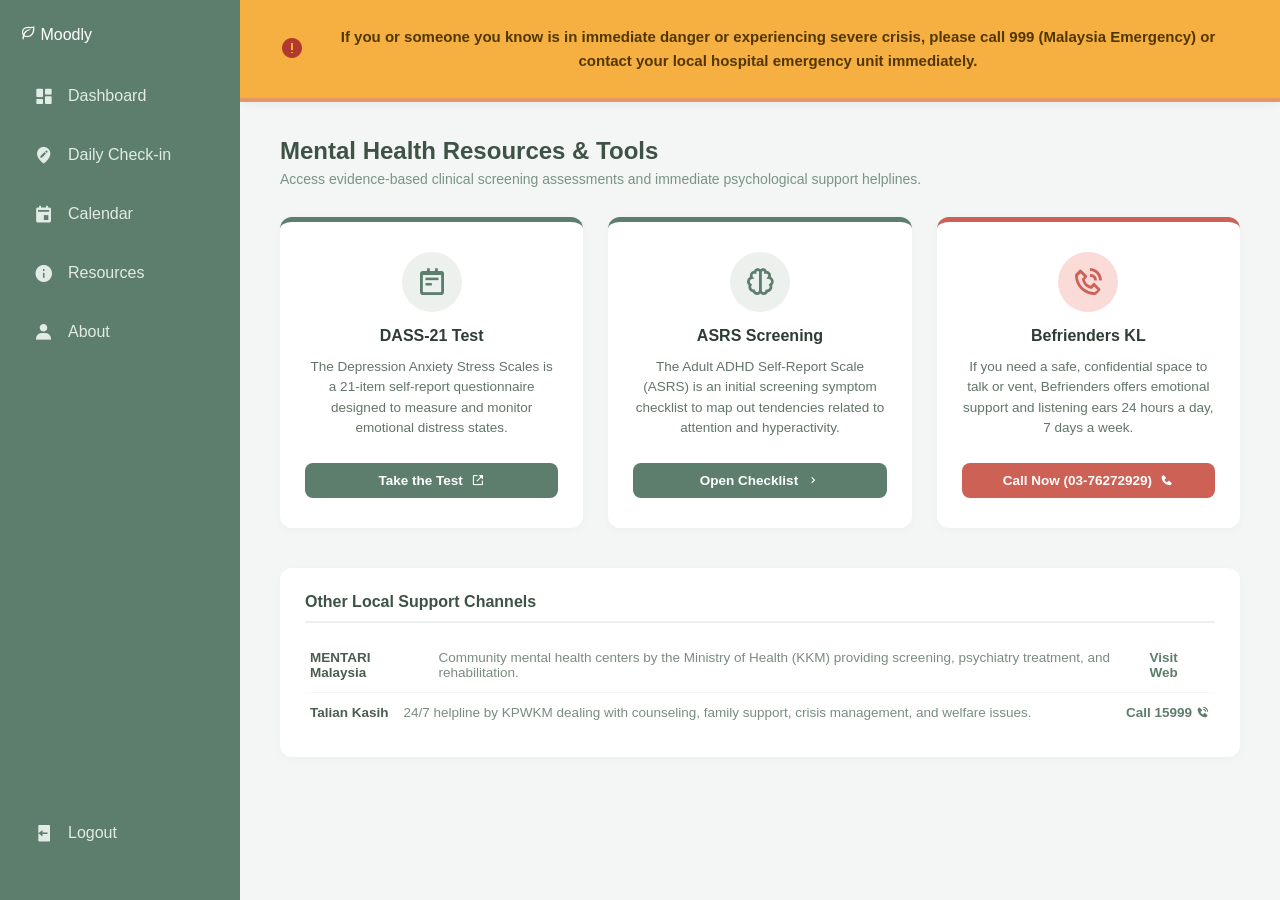
<file: resources.html>
<!DOCTYPE html>
<html lang="en">
<head>
    <meta charset="UTF-8">
    <meta name="viewport" content="width=device-width, initial-scale=1.0">
    <title>Moodly - Mental Health Resources</title>
    <link rel="icon" type="image/x-icon" href="Image/icon.jpg">
     <link rel="stylesheet" href="resources.css">
    <link href="https://unpkg.com/boxicons@2.1.4/css/boxicons.min.css" rel="stylesheet">
   
</head>
<body>

    <div class="sidebar">
        <div class="logo">
            <i class='bx bx-leaf'></i> Moodly
        </div>
       <ul class="sidebar-menu">
            <li class="nav-dash"><a href="dashboard.html"><i class='bx bxs-dashboard'></i> Dashboard</a></li>
            <li class="nav-check"><a href="check-in.html"><i class='bx bxs-edit-location'></i> Daily Check-in</a></li>
            <li class="nav-cal"><a href="calendar.html"><i class='bx bxs-calendar-event'></i> Calendar</a></li>
            <li class="nav-res"><a href="resources.html"><i class='bx bxs-info-circle'></i> Resources</a></li>
            <li class="nav-about"><a href="about.html"><i class='bx bxs-user'></i> About</a></li>
            <li style="margin-top: auto; width: 100%;"><a href="login.html"><i class='bx bxs-log-out'></i> Logout</a></li>
        </ul>
    </div>

    <div class="main-content">
        
        <div class="crisis-banner">
            <i class='bx bxs-error-circle'></i>
            <span>If you or someone you know is in immediate danger or experiencing severe crisis, please call <strong>999</strong> (Malaysia Emergency) or contact your local hospital emergency unit immediately.</span>
        </div>

        <div class="resources-wrapper">
            
            <div class="section-intro">
                <h2>Mental Health Resources & Tools</h2>
                <p>Access evidence-based clinical screening assessments and immediate psychological support helplines.</p>
            </div>

            <div class="resources-row-grid">
                
                <div class="resource-card card-assessment">
                    <div class="card-icon"><i class='bx bx-notepad'></i></div>
                    <h3>DASS-21 Test</h3>
                    <p>The Depression Anxiety Stress Scales is a 21-item self-report questionnaire designed to measure and monitor emotional distress states.</p>
                    <a href="https://mits.moh.gov.my/Modules/Patient/public-dass/" target="_blank" class="action-link-btn btn-green">
                        Take the Test <i class='bx bx-link-external'></i>
                    </a>
                </div>

                <div class="resource-card card-assessment">
                    <div class="card-icon"><i class='bx bx-brain'></i></div>
                    <h3>ASRS Screening</h3>
                    <p>The Adult ADHD Self-Report Scale (ASRS) is an initial screening symptom checklist to map out tendencies related to attention and hyperactivity.</p>
                    <a href="https://adhdmalaysia.com/asrs/" class="action-link-btn btn-green">
                        Open Checklist <i class='bx bx-chevron-right'></i>
                    </a>
                </div>

                <div class="resource-card card-hotline">
                    <div class="card-icon"><i class='bx bx-phone-call'></i></div>
                    <h3>Befrienders KL</h3>
                    <p>If you need a safe, confidential space to talk or vent, Befrienders offers emotional support and listening ears 24 hours a day, 7 days a week.</p>
                    <a href="tel:0376272929" class="action-link-btn btn-red">
                        Call Now (03-76272929) <i class='bx bxs-phone'></i>
                    </a>
                </div>

            </div>

            <div class="other-resources-box">
                <h3>Other Local Support Channels</h3>
                
                <div class="table-row">
                    <div class="title-side">MENTARI Malaysia</div>
                    <div class="desc-side">Community mental health centers by the Ministry of Health (KKM) providing screening, psychiatry treatment, and rehabilitation.</div>
                    <div class="action-side">
                        <a href="https://www.moh.gov.my" target="_blank">Visit Web <i class='bx bx-right-top-arrow' ></i></a>
                    </div>
                </div>

                <div class="table-row">
                    <div class="title-side">Talian Kasih</div>
                    <div class="desc-side">24/7 helpline by KPWKM dealing with counseling, family support, crisis management, and welfare issues.</div>
                    <div class="action-side">
                        <a href="tel:15999">Call 15999 <i class='bx bxs-phone-call'></i></a>
                    </div>
                </div>

            </div>

        </div>

    </div>

</body>
</html>
</file>
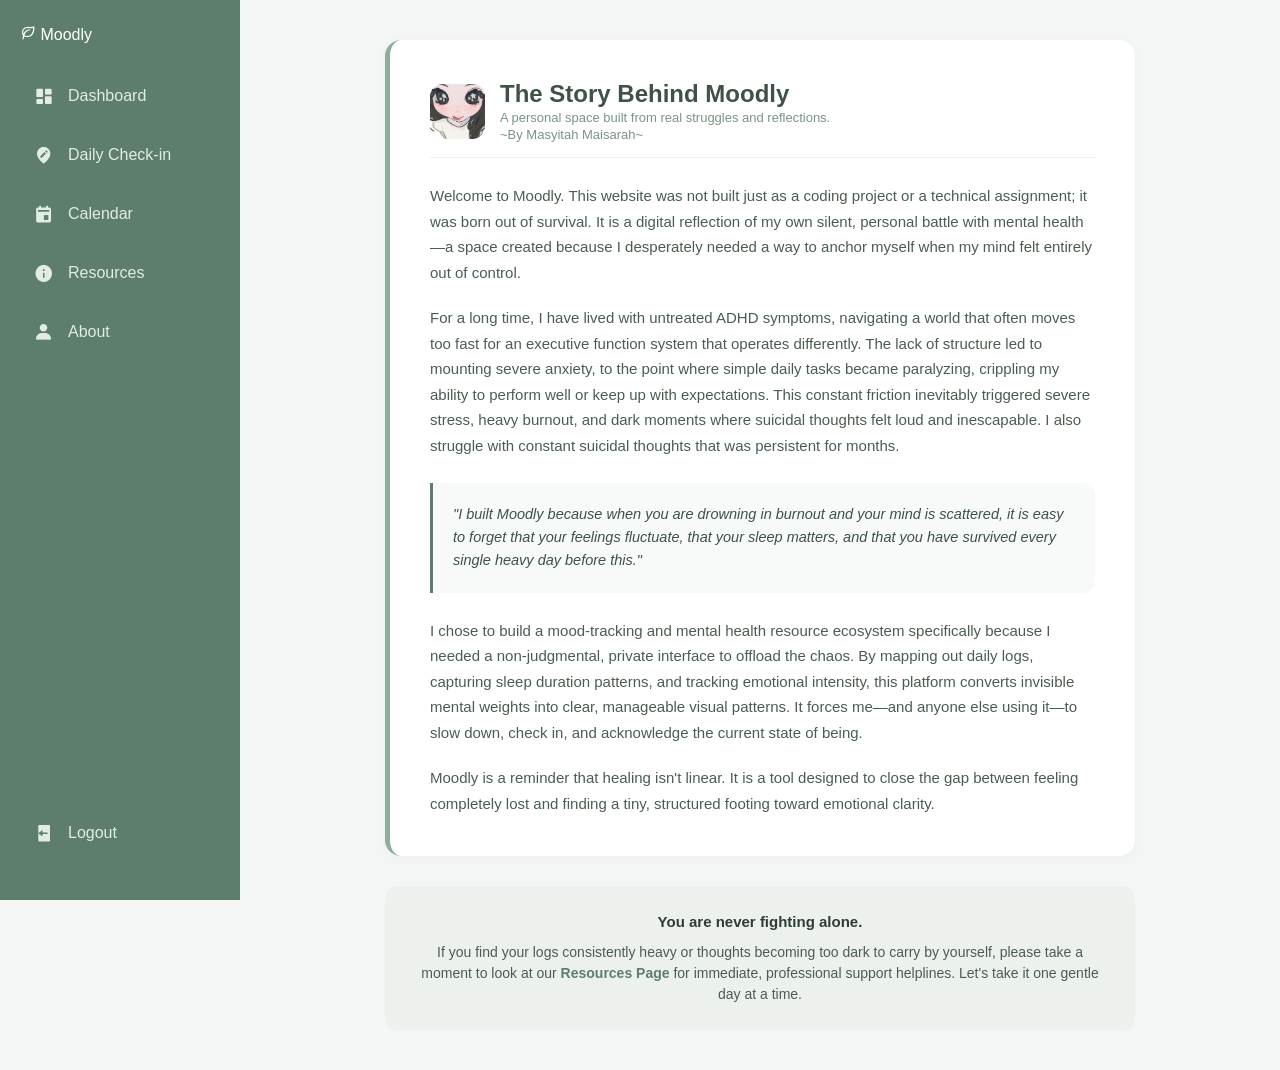
<file: web/about.html>
<!DOCTYPE html>
<html lang="en">
<head>
    <meta charset="UTF-8">
    <meta name="viewport" content="width=device-width, initial-scale=1.0">
    <title>Moodly - About Me</title>
    <link rel="icon" type="image/x-icon" href="Image/icon.jpg">
    <link href="https://unpkg.com/boxicons@2.1.4/css/boxicons.min.css" rel="stylesheet">
    <link rel="stylesheet" href="about.css">
</head>
<body>

    <div class="sidebar">
        <div class="logo">
            <i class='bx bx-leaf'></i> Moodly
        </div>
       <ul class="sidebar-menu">
            <li class="nav-dash"><a href="dashboard.html"><i class='bx bxs-dashboard'></i> Dashboard</a></li>
            <li class="nav-check"><a href="check-in.html"><i class='bx bxs-edit-location'></i> Daily Check-in</a></li>
            <li class="nav-cal"><a href="calendar.html"><i class='bx bxs-calendar-event'></i> Calendar</a></li>
            <li class="nav-res"><a href="resources.html"><i class='bx bxs-info-circle'></i> Resources</a></li>
            <li class="nav-about"><a href="about.html"><i class='bx bxs-user'></i> About</a></li>
            <li style="margin-top: auto; width: 100%;"><a href="index.html"><i class='bx bxs-log-out'></i> Logout</a></li>
        </ul>
    </div>

    <div class="main-content">
        <div class="story-container">
            
            <div class="story-card">
                <div class="story-header">
                    <div class="icon-box" style="padding: 0; overflow: hidden; background: none;">
                    <img src="../Image/pfp.jpg" alt="Profile" style="width: 100%; height: 100%; border-radius: 12px; object-fit: cover;">
                 </div>
             <div>
                <h1>The Story Behind Moodly</h1>
                 <p>A personal space built from real struggles and reflections.</p>
                 <p>~By Masyitah Maisarah~</p>
                </div>
            </div>

                <div class="story-body">
                    <p>
                        Welcome to Moodly. This website was not built just as a coding project or a technical assignment; it was born out of survival. It is a digital reflection of my own silent, personal battle with mental health—a space created because I desperately needed a way to anchor myself when my mind felt entirely out of control.
                    </p>

                    <p>
                        For a long time, I have lived with untreated ADHD symptoms, navigating a world that often moves too fast for an executive function system that operates differently. The lack of structure led to mounting severe anxiety, to the point where simple daily tasks became paralyzing, crippling my ability to perform well or keep up with expectations. This constant friction inevitably triggered severe stress, heavy burnout, and dark moments where suicidal thoughts felt loud and inescapable. I also struggle with constant suicidal thoughts that was persistent for months.
                    </p>

                    <div class="personal-quote">
                        "I built Moodly because when you are drowning in burnout and your mind is scattered, it is easy to forget that your feelings fluctuate, that your sleep matters, and that you have survived every single heavy day before this."
                    </div>

                    <p>
                        I chose to build a mood-tracking and mental health resource ecosystem specifically because I needed a non-judgmental, private interface to offload the chaos. By mapping out daily logs, capturing sleep duration patterns, and tracking emotional intensity, this platform converts invisible mental weights into clear, manageable visual patterns. It forces me—and anyone else using it—to slow down, check in, and acknowledge the current state of being.
                    </p>

                    <p>
                        Moodly is a reminder that healing isn't linear. It is a tool designed to close the gap between feeling completely lost and finding a tiny, structured footing toward emotional clarity.
                    </p>
                </div>
            </div>

            <div class="solidarity-box">
                <strong>You are never fighting alone.</strong>
                If you find your logs consistently heavy or thoughts becoming too dark to carry by yourself, please take a moment to look at our <a href="resources.html">Resources Page</a> for immediate, professional support helplines. Let's take it one gentle day at a time.
            </div>

        </div>
    </div>

</body>
</html>
</file>
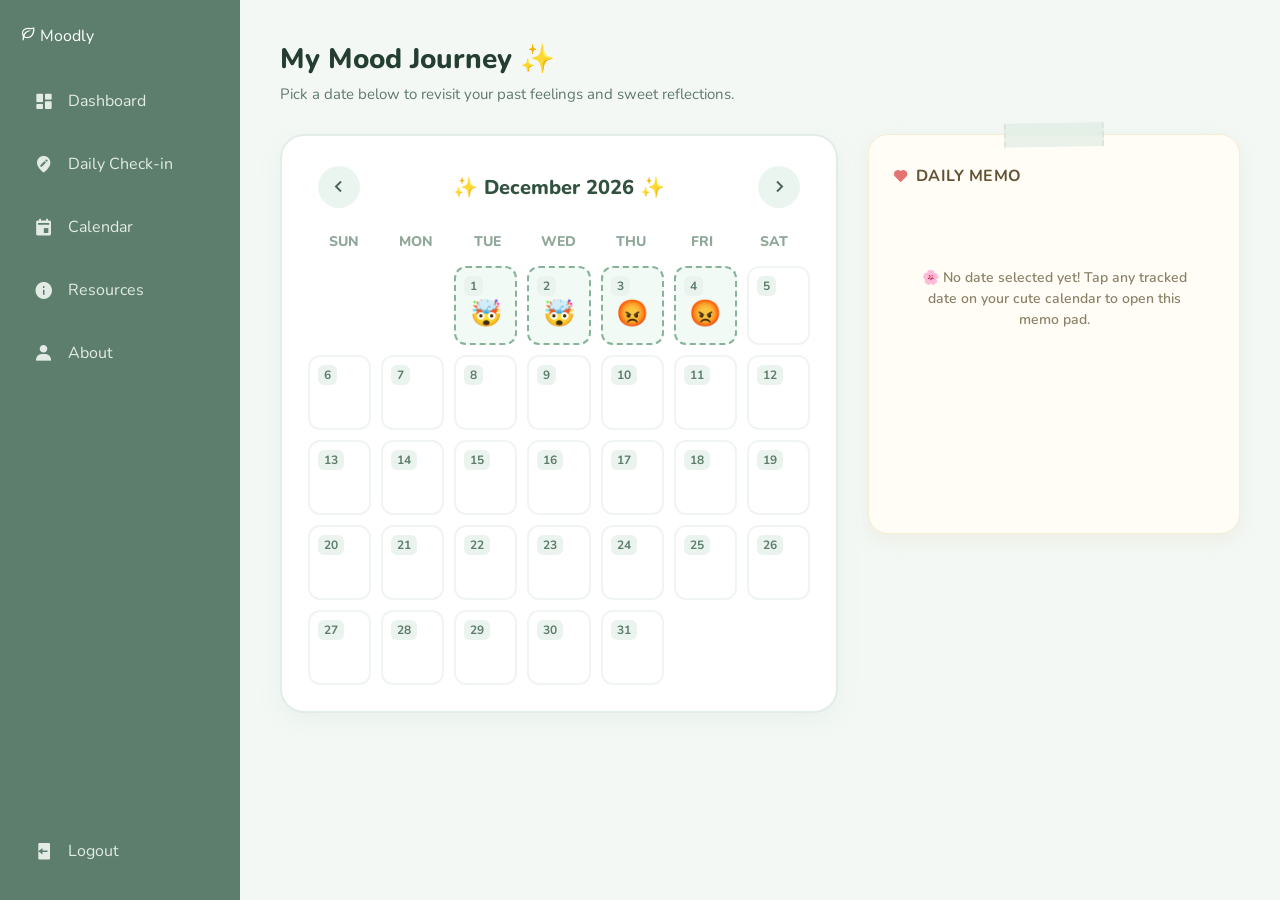
<file: web/calendar.html>
<!DOCTYPE html>
<html lang="en">
<head>
  <meta charset="UTF-8">
  <meta name="viewport" content="width=device-width, initial-scale=1.0">
  <title>Moodly | Cute Calendar</title>
  <link rel="icon" type="image/x-icon" href="Image/icon.jpg">
  <link rel="stylesheet" href="calendar.css">
  <link href='https://unpkg.com/boxicons@2.1.4/css/boxicons.min.css' rel='stylesheet'>
  <link href="https://fonts.googleapis.com/css2?family=Nunito:wght@400;600;700;800&display=swap" rel="stylesheet">
</head>
<body>

   <div class="sidebar">
        <div class="logo">
            <i class='bx bx-leaf'></i> Moodly
        </div>
       <ul class="sidebar-menu">
            <li class="nav-dash"><a href="dashboard.html"><i class='bx bxs-dashboard'></i> Dashboard</a></li>
            <li class="nav-check"><a href="check-in.html"><i class='bx bxs-edit-location'></i> Daily Check-in</a></li>
            <li class="nav-cal"><a href="calendar.html"><i class='bx bxs-calendar-event'></i> Calendar</a></li>
            <li class="nav-res"><a href="resources.html"><i class='bx bxs-info-circle'></i> Resources</a></li>
            <li class="nav-about"><a href="about.html"><i class='bx bxs-user'></i> About</a></li>
            <li style="margin-top: auto; width: 100%;"><a href="index.html"><i class='bx bxs-log-out'></i> Logout</a></li>
        </ul>
    </div>

  <main class="main-content">
    <div class="page-header">
      <h1>My Mood Journey ✨</h1>
      <p>Pick a date below to revisit your past feelings and sweet reflections.</p>
    </div>

    <div class="calendar-layout-container">
      
      <div class="cute-calendar-card">
        <div class="calendar-header">
          <button id="prevMonthBtn" class="cute-nav-btn"><i class='bx bx-chevron-left'></i></button>
          <h2 id="monthYearTitle">May 2026</h2>
          <button id="nextMonthBtn" class="cute-nav-btn"><i class='bx bx-chevron-right'></i></button>
        </div>

        <div class="weekdays-header-row">
          <div>Sun</div><div>Mon</div><div>Tue</div><div>Wed</div><div>Thu</div><div>Fri</div><div>Sat</div>
        </div>

        <div class="days-flex-grid" id="daysGrid"></div>
      </div>

      <div class="cute-memo-pad">
        <div class="memo-tape"></div>
        <h3><i class='bx bxs-heart'></i> Daily Memo</h3>
        <div id="memoContent" class="memo-body">
          <div class="empty-memo-state">
            <p>🌸 No date selected yet! Tap any tracked date on your cute calendar to open this memo pad.</p>
          </div>
        </div>
      </div>

    </div>
  </main>

  <script>
 
  let moodlyData = JSON.parse(localStorage.getItem("moodly_data")) || [];
  
  let activeDatePointer = new Date(); 

  const monthNames = [
    "January", "February", "March", "April", "May", "June",
    "July", "August", "September", "October", "November", "December"
  ];

  document.addEventListener("DOMContentLoaded", function() {
    buildCuteCalendar();

    // Fungsi butang bulan terdahulu
    document.getElementById("prevMonthBtn").addEventListener("click", () => {
      activeDatePointer.setMonth(activeDatePointer.getMonth() - 1);
      buildCuteCalendar();
    });

    // Fungsi butang bulan seterusnya
    document.getElementById("nextMonthBtn").addEventListener("click", () => {
      activeDatePointer.setMonth(activeDatePointer.getMonth() + 1);
      buildCuteCalendar();
    });
  });

  function buildCuteCalendar() {
    const daysContainer = document.getElementById("daysGrid");
    const title = document.getElementById("monthYearTitle");
    
    // Kosongkan grid lama sebelum generate bulan baharu
    daysContainer.innerHTML = "";
    
    const targetYear = activeDatePointer.getFullYear();
    const targetMonth = activeDatePointer.getMonth();

    // Kemas kini tajuk bulan di skrin
    title.innerHTML = `✨ ${monthNames[targetMonth]} ${targetYear} ✨`;

    // Cari hari pertama jatuh pada hari apa (0 = Ahad, 1 = Isnin, etc.)
    const firstDayDayOfWeek = new Date(targetYear, targetMonth, 1).getDay();
    // Cari jumlah hari dalam bulan tersebut
    const totalDaysInMonth = new Date(targetYear, targetMonth + 1, 0).getDate();

    // Reka kotak kosong (spacer) untuk hari sebelum tarikh 1 hari bulan
    for (let i = 0; i < firstDayDayOfWeek; i++) {
      const blankCell = document.createElement("div");
      blankCell.className = "day-cell day-cell-spacer";
      daysContainer.appendChild(blankCell);
    }

    // Generate kotak tarikh sebenar mengikut hari bulan
    for (let coreDay = 1; coreDay <= totalDaysInMonth; coreDay++) {
      const dateCell = document.createElement("div");
      dateCell.className = "day-cell real-date-cell";

      // Format padanan standard simpanan localStorage -> DD/MM/YYYY
      const stringKeyDate = `${String(coreDay).padStart(2, '0')}/${String(targetMonth + 1).padStart(2, '0')}/${targetYear}`;
      
      // Semak jika ada data log untuk tarikh ini
      const dayLogsMatched = moodlyData.filter(item => item.date === stringKeyDate);

      // Masukkan nombor tarikh ke dalam kotak
      dateCell.innerHTML = `<span class="date-number-badge">${coreDay}</span>`;

      // Jika ada log emosi ditemui pada tarikh ini
      if (dayLogsMatched.length > 0) {
        dateCell.classList.add("cute-logged-day");
        
        // Paparkan emoji emosi yang terakhir di-log
        const visualEmojiBadge = document.createElement("div");
        visualEmojiBadge.className = "main-cell-emoji";
        visualEmojiBadge.innerText = dayLogsMatched[dayLogsMatched.length - 1].mood || '📝';
        dateCell.appendChild(visualEmojiBadge);

        // Fungsi klik untuk buka memo journal di sebelah kanan
        dateCell.addEventListener("click", () => {
          clearSelectionHighlight();
          dateCell.classList.add("cell-selected-active");
          openMemoPadAnalysis(stringKeyDate, dayLogsMatched);
        });
      } else {
        // Jika hari kosong tanpa sebarang log data
        dateCell.addEventListener("click", () => {
          clearSelectionHighlight();
          dateCell.classList.add("cell-selected-active");
          document.getElementById("memoContent").innerHTML = `
            <div class="empty-memo-state">
              <p class="neutral-alert-text">🍃 <b>Empty Day!</b></p>
              <p style="font-size: 13px; color: #7a9485; font-weight: normal; margin-top: 8px;">
                No active emotional log targets were updated on ${stringKeyDate}.
              </p>
            </div>
          `;
        });
      }

      daysContainer.appendChild(dateCell);
    }
  }

  function clearSelectionHighlight() {
    document.querySelectorAll(".real-date-cell").forEach(cell => {
      cell.classList.remove("cell-selected-active");
    });
  }

  function openMemoPadAnalysis(dateString, matches) {
    const pad = document.getElementById("memoContent");
    pad.innerHTML = `<h4 class="memo-date-banner"><i class='bx bxs-pin'></i> Journal: ${dateString}</h4>`;
    
    const listingScroller = document.createElement("div");
    listingScroller.className = "memo-items-scroller";

    matches.forEach(item => {
      const itemNode = document.createElement("div");
      itemNode.className = "memo-log-bubble";
      itemNode.innerHTML = `
        <div class="bubble-meta">
          <span class="bubble-feeling-tag">${item.mood || '📝'} Feeling Log</span>
          <span class="bubble-time-tag"><i class='bx bx-time'></i> ${item.time}</span>
        </div>
        <p class="bubble-text-notes">"${item.note || 'No custom notes attached to this entry.'}"</p>
      `;
      listingScroller.appendChild(itemNode);
    });

    pad.appendChild(listingScroller);
  }
</script>
</file>
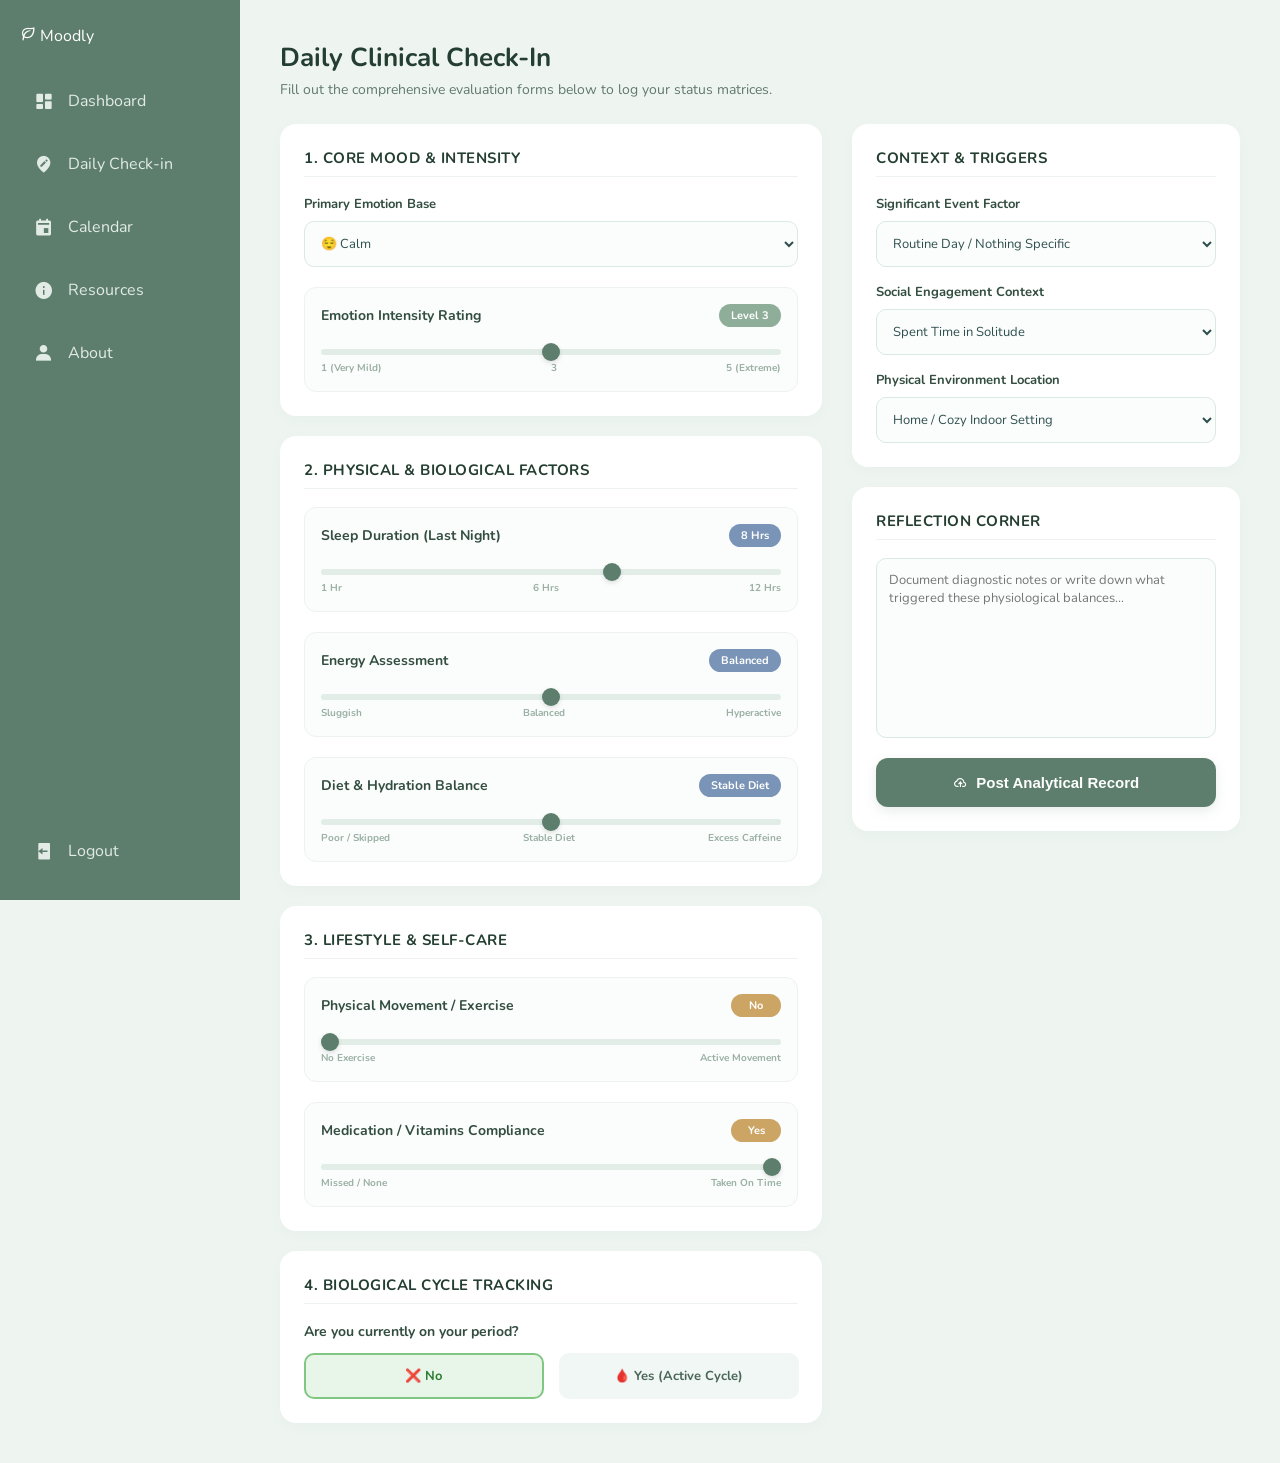
<file: web/check-in.html>
<!DOCTYPE html>
<html lang="en">
<head>
  <meta charset="UTF-8">
  <meta name="viewport" content="width=device-width, initial-scale=1.0">
  <title>Moodly | Daily Check-In</title>
  <link rel="icon" type="image/x-icon" href="Image/icon.jpg">
  <link rel="stylesheet" href="check-in.css">
  <link href='https://unpkg.com/boxicons@2.1.4/css/boxicons.min.css' rel='stylesheet'>
  <link href="https://fonts.googleapis.com/css2?family=Nunito:wght@400;600;700&display=swap" rel="stylesheet">
</head>
<body>

   <div class="sidebar">
        <div class="logo">
            <i class='bx bx-leaf'></i> Moodly
        </div>
       <ul class="sidebar-menu">
            <li class="nav-dash"><a href="dashboard.html"><i class='bx bxs-dashboard'></i> Dashboard</a></li>
            <li class="nav-check"><a href="check-in.html"><i class='bx bxs-edit-location'></i> Daily Check-in</a></li>
            <li class="nav-cal"><a href="calendar.html"><i class='bx bxs-calendar-event'></i> Calendar</a></li>
            <li class="nav-res"><a href="resources.html"><i class='bx bxs-info-circle'></i> Resources</a></li>
            <li class="nav-about"><a href="about.html"><i class='bx bxs-user'></i> About</a></li>
            <li style="margin-top: auto; width: 100%;"><a href="index.html"><i class='bx bxs-log-out'></i> Logout</a></li>
        </ul>
    </div>

  <main class="main-content">
    <div class="page-header">
      <h1>Daily Clinical Check-In</h1>
      <p>Fill out the comprehensive evaluation forms below to log your status matrices.</p>
    </div>

    <div class="checkin-grid-layout">
      
      <div class="levers-column">
        
        <div class="section-block c-mood">
          <h3>1. Core Mood & Intensity</h3>
          
          <div class="form-field" style="margin-bottom: 20px;">
            <label for="primaryMood">Primary Emotion Base</label>
            <select id="primaryMood" class="select-box">
              <option value="😊 Calm">😌 Calm</option>
              <option value="😰 Anxious">😰 Anxious</option>
              <option value="😡 Frustrated">😡 Frustrated</option>
              <option value="💖 Grateful">💖 Grateful</option>
              <option value="🤯 Overwhelmed">🤯 Overwhelmed</option>
              <option value="⚡ Energetic">⚡ Energetic</option>
            </select>
          </div>

          <div class="lever-item">
            <div class="lever-meta">
              <label>Emotion Intensity Rating</label>
              <span class="badge-pill" id="intensityVal">Level 3</span>
            </div>
            <input type="range" min="1" max="5" value="3" class="slider-bar" id="intensitySlider" oninput="updatePlainValue('intensity', this.value, 'Level ')">
            <div class="scale-guide">
              <span>1 (Very Mild)</span><span>3</span><span>5 (Extreme)</span>
            </div>
          </div>
        </div>

        <div class="section-block c-phys">
          <h3>2. Physical & Biological Factors</h3>
          
          <div class="lever-item">
            <div class="lever-meta">
              <label>Sleep Duration (Last Night)</label>
              <span class="badge-pill" id="sleepVal">8 Hrs</span>
            </div>
            <input type="range" min="1" max="12" value="8" class="slider-bar" id="sleepSlider" oninput="updatePlainValue('sleep', this.value, '', ' Hrs')">
            <div class="scale-guide">
              <span>1 Hr</span><span>6 Hrs</span><span>12 Hrs</span>
            </div>
          </div>

          <div class="lever-item">
            <div class="lever-meta">
              <label>Energy Assessment</label>
              <span class="badge-pill" id="energyVal">Balanced</span>
            </div>
            <input type="range" min="0" max="2" value="1" class="slider-bar" id="energySlider" oninput="updateEnergyLabel(this.value)">
            <div class="scale-guide">
              <span>Sluggish</span><span>Balanced</span><span>Hyperactive</span>
            </div>
          </div>

          <div class="lever-item">
            <div class="lever-meta">
              <label>Diet & Hydration Balance</label>
              <span class="badge-pill" id="dietVal">Stable Diet</span>
            </div>
            <input type="range" min="0" max="2" value="1" class="slider-bar" id="dietSlider" oninput="updateDietLabel(this.value)">
            <div class="scale-guide">
              <span>Poor / Skipped</span><span>Stable Diet</span><span>Excess Caffeine</span>
            </div>
          </div>
        </div>

        <div class="section-block c-life">
          <h3>3. Lifestyle & Self-Care</h3>
          
          <div class="lever-item">
            <div class="lever-meta">
              <label>Physical Movement / Exercise</label>
              <span class="badge-pill" id="moveVal">No</span>
            </div>
            <input type="range" min="0" max="1" value="0" class="slider-bar" id="moveSlider" oninput="updateBinaryLabel('move', this.value)">
            <div class="scale-guide">
              <span>No Exercise</span><span>Active Movement</span>
            </div>
          </div>

          <div class="lever-item">
            <div class="lever-meta">
              <label>Medication / Vitamins Compliance</label>
              <span class="badge-pill" id="medVal">Yes</span>
            </div>
            <input type="range" min="0" max="1" value="1" class="slider-bar" id="medSlider" oninput="updateBinaryLabel('med', this.value)">
            <div class="scale-guide">
              <span>Missed / None</span><span>Taken On Time</span>
            </div>
          </div>
        </div>

        <div class="section-block c-cycle">
          <h3>4. Biological Cycle Tracking</h3>
          <div class="lever-meta" style="margin-bottom: 12px;">
            <label>Are you currently on your period?</label>
          </div>
          <div class="period-switch-container">
            <label class="period-label">
              <input type="radio" name="periodStatus" value="No" checked>
              <span class="custom-radio">❌ No</span>
            </label>
            <label class="period-label">
              <input type="radio" name="periodStatus" value="Yes">
              <span class="custom-radio">🩸 Yes (Active Cycle)</span>
            </label>
          </div>
        </div>

      </div>

      <div class="meta-column">
        
        <div class="section-block">
          <h3>Context & Triggers</h3>
          
          <div class="form-field">
            <label for="triggerEvent">Significant Event Factor</label>
            <select id="triggerEvent" class="select-box">
              <option value="Routine Day">Routine Day / Nothing Specific</option>
              <option value="Academic Workload">Heavy Academic Workload</option>
              <option value="Social Gathering">Social Gathering / Meeting Friends</option>
              <option value="Conflict / Argument">Conflict / Misunderstanding</option>
              <option value="Good News">Received Good News</option>
            </select>
          </div>

          <div class="form-field">
            <label for="socialActivity">Social Engagement Context</label>
            <select id="socialActivity" class="select-box">
              <option value="Isolated / Solitude">Spent Time in Solitude</option>
              <option value="Productive Peer Group">Interaction with Peers</option>
              <option value="Family Engagement">Family Engagement Time</option>
              <option value="Difficult Interaction">Difficult / Tense Interaction</option>
            </select>
          </div>

          <div class="form-field">
            <label for="environmentSetting">Physical Environment Location</label>
            <select id="environmentSetting" class="select-box">
              <option value="Home / Resting">Home / Cozy Indoor Setting</option>
              <option value="Campus / Library">Campus Lab / Library Workspace</option>
              <option value="Outdoors / Nature">Outdoors / Commuting in Nature</option>
              <option value="Crowded Noise Space">Stuck in Crowded/Noisy Spaces</option>
            </select>
          </div>
        </div>

        <div class="section-block" style="flex: 1; display: flex; flex-direction: column;">
          <h3>Reflection Corner</h3>
          <div class="form-field" style="flex: 1; display: flex; flex-direction: column; margin: 0;">
            <textarea id="reflectionNote" class="text-area-box" style="flex: 1; min-height: 180px;" placeholder="Document diagnostic notes or write down what triggered these physiological balances..."></textarea>
          </div>
          
          <button class="action-dispatch-btn" style="margin-top: 20px;" onclick="dispatchLogData()">
            <i class='bx bx-cloud-upload'></i> Post Analytical Record
          </button>
        </div>

      </div>

    </div>
  </main>

  <script>
    function updatePlainValue(id, val, prefix = '', suffix = '') {
        document.getElementById(id + "Val").innerText = prefix + val + suffix;
    }

    function updateEnergyLabel(val) {
        const labels = ["Sluggish", "Balanced", "Hyperactive"];
        document.getElementById("energyVal").innerText = labels[val];
    }

    function updateDietLabel(val) {
        const labels = ["Poor / Skipped", "Stable Diet", "Excess Caffeine"];
        document.getElementById("dietVal").innerText = labels[val];
    }

    function updateBinaryLabel(id, val) {
        document.getElementById(id + "Val").innerText = (val == 1) ? "Yes" : "No";
    }

    function dispatchLogData() {
        // Collect dropdown values
        const primaryMoodSelect = document.getElementById("primaryMood").value;
        const moodEmoji = primaryMoodSelect.split(' ')[0];
        const moodLabel = primaryMoodSelect.split(' ')[1] || primaryMoodSelect;
        
        const intensity = document.getElementById("intensitySlider").value;
        const sleep = document.getElementById("sleepSlider").value;
        
        const energyLevels = ["Sluggish", "Balanced", "Hyperactive"];
        const energy = energyLevels[document.getElementById("energySlider").value];
        
        const dietLevels = ["Poor/Skipped", "Stable Diet", "High Caffeine"];
        const diet = dietLevels[document.getElementById("dietSlider").value];
        
        const movement = (document.getElementById("moveSlider").value == 1) ? "Exercised" : "No Exercise";
        const medication = (document.getElementById("medSlider").value == 1) ? "Compliant" : "Missed";
        const period = document.querySelector('input[name="periodStatus"]:checked').value;
        
        const eventTrigger = document.getElementById("triggerEvent").value;
        const socialContext = document.getElementById("socialActivity").value;
        const environmentLoc = document.getElementById("environmentSetting").value;
        const noteRaw = document.getElementById("reflectionNote").value.trim();

        // Process current Date objects
        const currentTimestamp = new Date();
        const finalDate = `${String(currentTimestamp.getDate()).padStart(2, '0')}/${String(currentTimestamp.getMonth() + 1).padStart(2, '0')}/${currentTimestamp.getFullYear()}`;
        const finalTime = currentTimestamp.toLocaleTimeString([], { hour: '2-digit', minute: '2-digit', second: '2-digit' });

        // Compile comprehensive analytical report string block for display feeds
        const dynamicSummaryString = noteRaw 
            ? `${noteRaw} [Intensity: ${intensity}/5, Sleep: ${sleep}h, Energy: ${energy}, Diet: ${diet}, ${movement}, Meds: ${medication}, Period: ${period}, Event: ${eventTrigger}, Social: ${socialContext}, Area: ${environmentLoc}]`
            : `Logged status parameters: Base Emotion -> ${moodLabel} (${intensity}/5). Sleep logged at ${sleep} hours (${energy} energy level). Menstrual Cycle Active: ${period}. Social factor marked as: ${socialContext}.`;

        const newDiagnosticPayload = {
            mood: moodEmoji,
            note: dynamicSummaryString,
            date: finalDate,
            time: finalTime
        };

        let currentActiveLogs = JSON.parse(localStorage.getItem("moodly_data")) || [];
        currentActiveLogs.push(newDiagnosticPayload);
        localStorage.setItem("moodly_data", JSON.stringify(currentActiveLogs));

        alert("Analytical parameters captured successfully!");
        window.location.href = "dashboard.html";
    }
  </script>
</body>
</html>
</file>
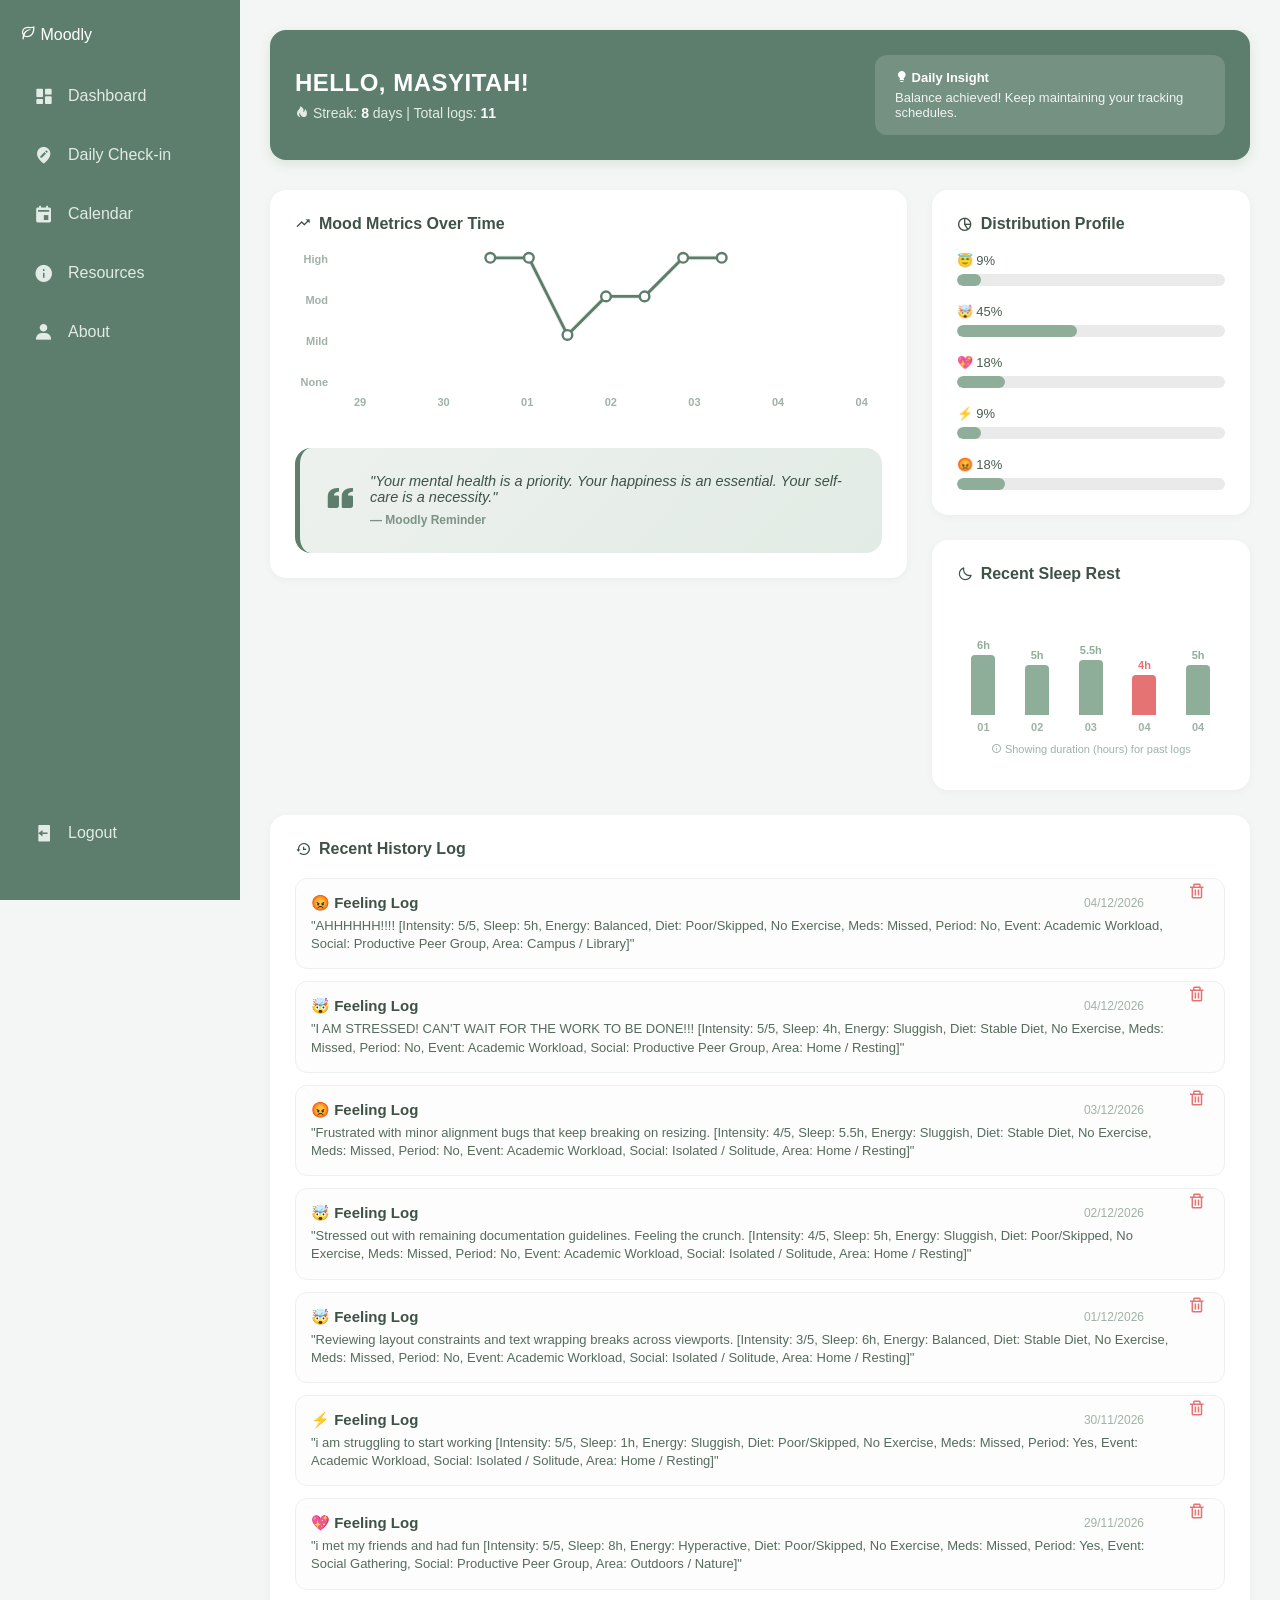
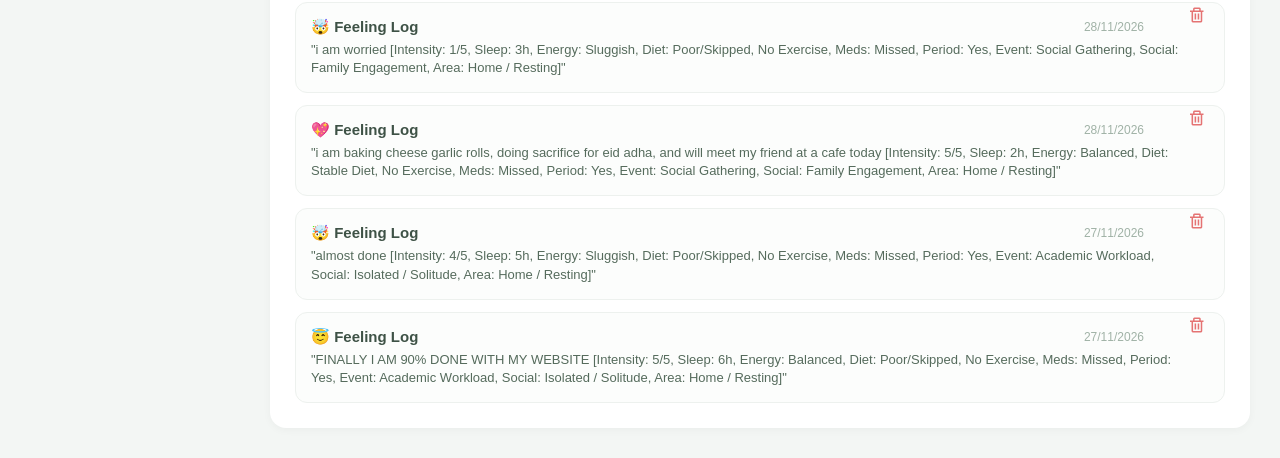
<file: web/dashboard.html>
<!DOCTYPE html>
<html lang="en">
<head>
    <meta charset="UTF-8">
    <meta name="viewport" content="width=device-width, initial-scale=1.0">
    <title>Moodly - Dashboard</title>
    <link rel="icon" type="image/x-icon" href="Image/icon.jpg">
    <link rel="stylesheet" href="dashboard.css">
    <link href="https://unpkg.com/boxicons@2.1.4/css/boxicons.min.css" rel="stylesheet">
</head>
<body>

    <div class="sidebar">
        <div class="logo">
            <i class='bx bx-leaf'></i> Moodly
        </div>
       <ul class="sidebar-menu">
            <li class="nav-dash"><a href="dashboard.html"><i class='bx bxs-dashboard'></i> Dashboard</a></li>
            <li class="nav-check"><a href="check-in.html"><i class='bx bxs-edit-location'></i> Daily Check-in</a></li>
            <li class="nav-cal"><a href="calendar.html"><i class='bx bxs-calendar-event'></i> Calendar</a></li>
            <li class="nav-res"><a href="resources.html"><i class='bx bxs-info-circle'></i> Resources</a></li>
            <li class="nav-about"><a href="about.html"><i class='bx bxs-user'></i> About</a></li>
            <li style="margin-top: auto; width: 100%;"><a href="index.html"><i class='bx bxs-log-out'></i> Logout</a></li>
        </ul>
    </div>
<div class="main-content">
        
        <div class="welcome-banner">
            <div class="welcome-text">
                <h1>HELLO, MASYITAH!</h1>
                <div class="meta-stats">
                    <span><i class='bx bxs-hot'></i> Streak: <strong id="streakCount">0</strong> days</span> | 
                    <span>Total logs: <strong id="totalLogs">0</strong></span>
                </div>
            </div>
            <div class="insight-card">
                <strong><i class='bx bxs-bulb'></i> Daily Insight</strong>
                <p style="margin-top: 5px; opacity: 0.9;">Balance achieved! Keep maintaining your tracking schedules.</p>
            </div>
        </div>

        <div class="dashboard-grid">
            
            <div class="dashboard-card">
                <div class="card-title">
                    <i class='bx bx-trending-up'></i> Mood Metrics Over Time
                </div>
                
                <div class="chart-view-wrapper">
                    <div class="chart-y-axis">
                        <span>High</span>
                        <span>Mod</span>
                        <span>Mild</span>
                        <span>None</span>
                    </div>
                    <div id="chartBarsContainer"></div>
                </div>

                <div class="quote-card" style="margin-top: 30px; background: linear-gradient(135deg, #edf1ee, #e2ebe5); padding: 25px; border-radius: 16px; border-left: 5px solid #5d7e6c; display: flex; align-items: center; gap: 15px; text-align: left;">
                    <div style="font-size: 30px; color: #5d7e6c;"><i class='bx bxs-quote-left'></i></div>
                    <div>
                        <p style="font-size: 14.5px; color: #3e5246; font-style: italic; font-weight: 500; margin-bottom: 5px;">
                            "Your mental health is a priority. Your happiness is an essential. Your self-care is a necessity."
                        </p>
                        <span style="font-size: 12px; color: #7a9485; font-weight: 600;">— Moodly Reminder</span>
                    </div>
                </div>

            </div>

            <div style="display: flex; flex-direction: column; gap: 25px;">
                
                <div class="dashboard-card" style="width: 100%; margin-bottom: 0;">
                    <div class="card-title">
                        <i class='bx bx-pie-chart-alt-2'></i> Distribution Profile
                    </div>
                    <div id="distributionContainer"></div>
                </div>

                <div class="dashboard-card" style="width: 100%; margin-bottom: 0;">
                    <div class="card-title">
                        <i class='bx bx-moon'></i> Recent Sleep Rest
                    </div>
                    <div id="sleepDashboardView" style="text-align: center; padding: 10px 0;"></div>
                </div>

            </div>

        </div> 

        <div class="dashboard-card" style="width: 100%;">
            <div class="card-title">
                <i class='bx bx-history'></i> Recent History Log
            </div>
            <ul id="historyLogList" class="history-list"></ul>
        </div>

    </div>

    <script>
      document.addEventListener("DOMContentLoaded", function() {
          renderDashboardData();
      });

      function renderDashboardData() {
          var moodlyData = JSON.parse(localStorage.getItem("moodly_data")) || [];

          var totalLogsElement = document.getElementById("totalLogs");
          if (totalLogsElement) {
              totalLogsElement.innerText = moodlyData.length;
          }

          calculateAndShowStreak(moodlyData);
          generateLineChart(moodlyData);
          generateDistributionProfile(moodlyData);
          renderRecentHistory(moodlyData);
          
          // Memanggil fungsi paparan tidur
          renderSleepDashboard(moodlyData);
      }

      // --- LOGIK STREAK BEBAS RALAT ---
      function calculateAndShowStreak(moodlyData) {
          var streakElement = document.getElementById("streakCount");
          if (!streakElement) return;

          if (moodlyData.length === 0) {
              streakElement.innerText = "0";
              return;
          }

          var uniqueDates = [];
          for (var i = 0; i < moodlyData.length; i++) {
              var dStr = moodlyData[i].date.split(' ')[0];
              if (uniqueDates.indexOf(dStr) === -1) {
                  uniqueDates.push(dStr);
              }
          }

          var sortedTimestamps = uniqueDates.map(function(dateStr) {
              var parts = dateStr.split('/');
              var formattedDate = parts[2] + "-" + parts[1] + "-" + parts[0];
              return new Date(formattedDate).getTime();
          }).sort(function(a, b) { return b - a; });

          var today = new Date();
          var todayMidnight = new Date(today.getFullYear(), today.getMonth(), today.getDate()).getTime();
          var oneDayMs = 24 * 60 * 60 * 1000;

          var latestLogTimestamp = sortedTimestamps[0];
          var diffDaysFromToday = Math.round((todayMidnight - latestLogTimestamp) / oneDayMs);

          var streak = 0;
          if (diffDaysFromToday <= 1) {
              var currentCheckTimestamp = latestLogTimestamp;
              streak = 1;

              for (var j = 1; j < sortedTimestamps.length; j++) {
                  var nextTargetTimestamp = sortedTimestamps[j];
                  var dayGap = Math.round((currentCheckTimestamp - nextTargetTimestamp) / oneDayMs);

                  if (dayGap === 1) {
                      streak++;
                      currentCheckTimestamp = nextTargetTimestamp;
                  } else if (dayGap > 1) {
                      break;
                  }
              }
          } else {
              streak = 0;
          }

          streakElement.innerText = streak;
      }

      // --- PENJANAAN LINE CHART DENGAN STRING AMAN ---
      function generateLineChart(moodlyData) {
          var chartContainer = document.getElementById("chartBarsContainer");
          if (!chartContainer) return;

          chartContainer.innerHTML = "";

          if (moodlyData.length === 0) {
              chartContainer.innerHTML = "<p style='color:#a3b899; font-size:13px; padding: 20px; text-align:center; width:100%;'>No graph data available.</p>";
              return;
          }

          var lastLogs = moodlyData.slice(-7);
          var points = [];
          var widthBetweenPoints = lastLogs.length > 1 ? 240 / (lastLogs.length - 1) : 0;

          lastLogs.forEach(function(item, index) {
              var yCoord = 90; // Default paksi (Mild)

              if (item.note && item.note.includes("Intensity:")) {
                  var matchedIntensity = item.note.match(/Intensity:\s*(\d+)/);
                  if (matchedIntensity) {
                      var val = parseInt(matchedIntensity[1]);
                      if (val >= 5) yCoord = 5;       // Memuncak ke High
                      else if (val >= 4) yCoord = 45;
                      else if (val >= 3) yCoord = 85;  // Mod
                      else if (val >= 2) yCoord = 115; // Mild
                      else yCoord = 135;               // None
                  }
              } else if (item.mood === "\uD83D\uDE0A" || item.mood === "Happy") {
                  yCoord = 35;
              } else if (item.mood === "\uD83D\uDE0A" || item.mood === "Calm") {
                  yCoord = 75;
              }

              var xCoord = 15 + (index * widthBetweenPoints);
              points.push({ x: xCoord, y: yCoord, raw: item });
          });

          var pathDefinition = "";
          points.forEach(function(p, idx) {
              if (idx === 0) {
                  pathDefinition += "M " + p.x + " " + p.y;
              } else {
                  pathDefinition += " L " + p.x + " " + p.y;
              }
          });

          var svgHtml = '<svg viewBox="0 0 280 140" style="width: 100%; height: 135px; overflow: visible;">' +
                        '<path d="' + pathDefinition + '" fill="none" stroke="#a3b899" stroke-width="5" stroke-linecap="round" stroke-linejoin="round" opacity="0.2"/>' +
                        '<path d="' + pathDefinition + '" fill="none" stroke="#5d7e6c" stroke-width="3" stroke-linecap="round" stroke-linejoin="round"/>';

          points.forEach(function(p) {
              var dayTitle = p.raw.mood ? p.raw.mood : "Log";
              svgHtml += '<circle cx="' + p.x + '" cy="' + p.y + '" r="5" fill="#ffffff" stroke="#5d7e6c" stroke-width="2.5" style="cursor: pointer;" title="' + dayTitle + '"></circle>';
          });
          svgHtml += '</svg>';

          var labelsHtml = '<div style="display: flex; justify-content: space-between; padding: 0 5px; margin-top: 8px; width: 100%; box-sizing: border-box;">';
          points.forEach(function(p) {
              var dayNumber = p.raw.date.split('/')[0];
              labelsHtml += '<span style="font-size: 11px; color: #a0b2a6; font-weight: 600; width: 30px; text-align: center;">' + dayNumber + '</span>';
          });
          labelsHtml += '</div>';

          chartContainer.innerHTML = svgHtml + labelsHtml;
      }

      // --- CARTA AGIHAN EMOSI ---
      function generateDistributionProfile(moodlyData) {
          var container = document.getElementById("distributionContainer");
          if (!container) return;

          if (moodlyData.length === 0) {
              container.innerHTML = "<p style='color:#a3b899; font-size:13px;'>No profile distributions found.</p>";
              return;
          }

          var moodCounts = {};
          moodlyData.forEach(function(item) {
              var m = item.mood || "📝 Log";
              moodCounts[m] = (moodCounts[m] || 0) + 1;
          });

          container.innerHTML = "";
          
          Object.keys(moodCounts).forEach(function(key) {
              var percentage = Math.round((moodCounts[key] / moodlyData.length) * 100);
              var distItem = document.createElement("div");
              distItem.className = "dist-item";
              distItem.innerHTML = '<div class="dist-meta"><span>' + key + ' ' + percentage + '%</span></div>' +
                                   '<div class="progress-track-wrapper">' +
                                   '<div class="progress-fill-bar" style="width: ' + percentage + '%;"></div>' +
                                   '</div>';
              container.appendChild(distItem);
          });
      }

     // --- PENJANA CARTA BAR TIDUR DENGAN MENGEKSTRAK TEKS NOTA (REGEX) ---
      function renderSleepDashboard(moodlyData) {
          var sleepContainer = document.getElementById("sleepDashboardView");
          if (!sleepContainer) return;

          if (moodlyData.length === 0) {
              sleepContainer.innerHTML = "<p style='color:#a3b899; font-size:13px;'>No check-in logs tracked yet.</p>";
              return;
          }

          // Ambil maksimum 5 log terakhir untuk dibina menjadi carta bar
          var lastFewLogs = moodlyData.slice(-5);
          var barHtml = '<div style="display: flex; justify-content: space-around; align-items: flex-end; height: 120px; padding-top: 15px; margin-bottom: 10px;">';
          
          var foundAnySleepData = false;

          lastFewLogs.forEach(function(item) {
              var hours = 0; // Default jika tiada rekod tidur pada hari tersebut
              
              // Jika data tidur terperangkap di dalam string 'note' (Contoh: "Sleep: 6h")
              if (item.note && item.note.includes("Sleep:")) {
                  var match = item.note.match(/Sleep:\s*(\d+(\.\d+)?)\s*h/i);
                  if (match && match[1]) {
                      hours = parseFloat(match[1]);
                      foundAnySleepData = true;
                  }
              }

              // Pengiraan ketinggian bar (Kiraan berdasarkan maksimum 10 jam tidur = 100% tinggi)
              var maxTargetHours = 10;
              var barHeightPercentage = Math.min((hours / maxTargetHours) * 100, 100);
              
              // Tentukan warna bar secara dinamik berdasarkan kecukupan tidur
              var barColor = "#e57373"; // Merah (Kurang tidur / < 5 jam)
              if (hours >= 7) {
                  barColor = "#5d7e6c"; // Hijau Moodly (Cukup tidur / >= 7 jam)
              } else if (hours >= 5) {
                  barColor = "#8fae9a"; // Hijau Lembut (Sederhana / 5-6 jam)
              }

              // Ambil digit hari sahaja (contoh: '26' daripada '26/05/2026') untuk label bawah bar
              var dayLabel = item.date ? item.date.split('/')[0] : "Log";

              // Bina tiang bar beserta tooltip ulasan apabila tetikus digerakkan (hover)
              barHtml += '<div style="display: flex; flex-direction: column; align-items: center; width: 40px; position: relative;" title="Slept ' + hours + ' hours on ' + dayLabel + '">' +
                         '  <span style="font-size: 11px; font-weight: bold; color: ' + barColor + '; margin-bottom: 4px;">' + (hours > 0 ? hours + 'h' : '-') + '</span>' +
                         '  <div style="width: 24px; height: ' + barHeightPercentage + 'px; background-color: ' + barColor + '; border-radius: 4px 4px 0 0; transition: height 0.3s ease;"></div>' +
                         '  <span style="font-size: 11px; color: #a0b2a6; font-weight: 600; margin-top: 6px;">' + dayLabel + '</span>' +
                         '</div>';
          });

          barHtml += '</div>';

          // Jika sistem gagal mengorek sebarang perkataan "Sleep:" dalam nota-nota lama
          if (!foundAnySleepData) {
              sleepContainer.innerHTML = "<p style='color:#a3b899; font-size:13px;'>Sleep data not found in logs.</p>" +
                                         "<p style='color:#b5c4b1; font-size:11px; margin-top:4px;'>Make sure your logs contain '[Sleep: Xh]' format.</p>";
              return;
          }

          // Suntik carta bar masuk ke dalam kontena dashboard
          sleepContainer.innerHTML = barHtml + '<p style="font-size: 11px; color: #a0b2a6; text-align: center; margin-top: 5px;"><i class="bx bx-info-circle"></i> Showing duration (hours) for past logs</p>';
      }
      // --- SENARAI SEJARAH BESERTA BUTANG TONGSAMPAH ---
      function renderRecentHistory(moodlyData) {
          var historyList = document.getElementById("historyLogList");
          if (!historyList) return;

          historyList.innerHTML = "";

          if (moodlyData.length === 0) {
              historyList.innerHTML = "<li style='color:#a3b899; font-size:13px; list-style:none;'>No tracking records found.</li>";
              return;
          }

          var chronologicalLogs = moodlyData.slice().reverse();

          chronologicalLogs.forEach(function(item, index) {
              var originalIndex = moodlyData.length - 1 - index;
              var li = document.createElement("li");
              li.className = "history-item";

              var moodTitle = item.mood || "📝";
              var customNote = item.note || "No custom notes provided.";

              li.innerHTML = '<div class="history-meta" style="display:flex; justify-content:space-between; align-items:center;">' +
                             '<strong>' + moodTitle + ' Feeling Log</strong>' +
                             '<span class="history-time" style="font-size:12px; color:#a0b2a6; margin-right:35px;">' + item.date + '</span>' +
                             '</div>' +
                             '<p class="history-note" style="margin-top:5px; font-size:13px; color:#556b5c;">"' + customNote + '"</p>' +
                             '<button class="delete-log-btn" data-index="' + originalIndex + '" style="position: absolute; right: 12px; top: 12px; background: transparent; border: none; color: #e57373; font-size: 18px; cursor: pointer;" title="Delete log">' +
                             '<i class="bx bx-trash"></i>' +
                             '</button>';
              
              historyList.appendChild(li);
          });

          document.querySelectorAll(".delete-log-btn").forEach(function(button) {
              button.addEventListener("click", function() {
                  var targetIndex = parseInt(this.getAttribute("data-index"));
                  if (confirm("Are you sure you want to delete this log entry?")) {
                      moodlyData.splice(targetIndex, 1);
                      localStorage.setItem("moodly_data", JSON.stringify(moodlyData));
                      renderDashboardData();
                  }
              });
          });
      }
    </script>
</body>
</html>
</file>
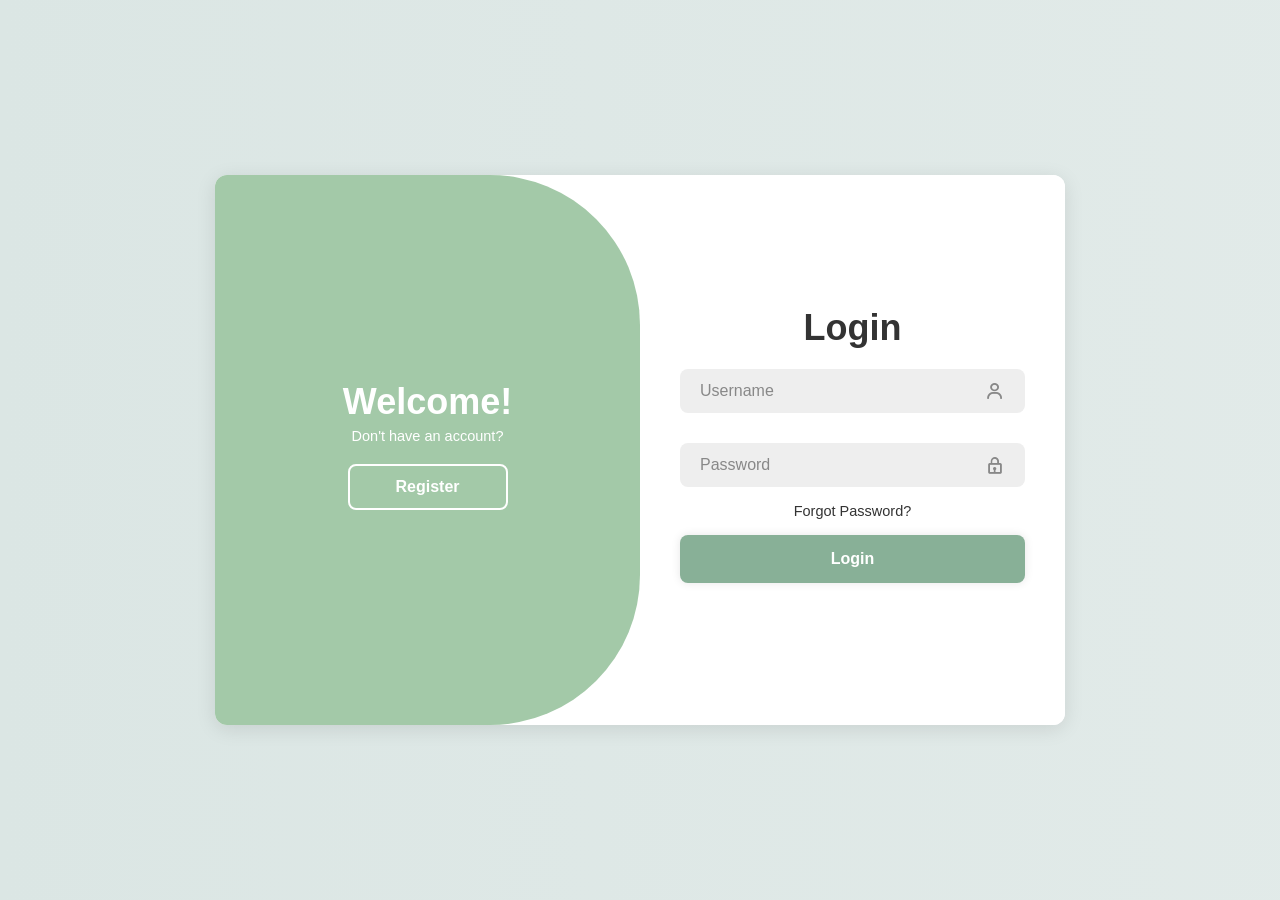
<file: web/login.html>
<!DOCTYPE html> 
<html lang="en">
<head>
    <meta charset="UTF-8">
    <meta name="viewport" content="width=device-width, initial-scale=1.0">
    <title>Mood Tracker Login</title>
    <link rel="icon" type="image/x-icon" href="Image/icon.jpg">
    <link rel="stylesheet" href="login.css">
    <link href='https://unpkg.com/boxicons@2.1.4/css/boxicons.min.css' rel='stylesheet'>
</head>

<body>

<div class="container">
    <div class="form-box login">
        <form onsubmit="login(event)">
            <h1>Login</h1>
            <div class="input-box">
                <input type="text" id="username" placeholder="Username" required>
                <i class="bx bx-user"></i>
            </div>
            <div class="input-box">
                <input type="password" id="password" placeholder="Password" required>
                <i class="bx bx-lock"></i>
            </div>
            <div class="forgot-link">
                <a href="#">Forgot Password?</a>
            </div>
            <p id="error" style="color:red; display:none; font-size: 13px; margin-bottom: 10px;">Wrong username or password</p>
            <button type="submit" class="btn">Login</button>
        </form>
    </div>

    <div class="form-box register">
        <form onsubmit="register(event)">
            <h1>Register</h1>
            <div class="input-box">
                <input type="text" id="regUsername" placeholder="Username" required>
                <i class="bx bx-user"></i>
            </div>
            <div class="input-box">
                <input type="email" placeholder="Email" required>
                <i class="bx bx-envelope"></i>
            </div>
            <div class="input-box">
                <input type="password" id="regPassword" placeholder="Password" required>
                <i class="bx bx-lock"></i>
            </div>
            <button type="submit" class="btn">Register</button>
        </form>
    </div>

    <div class="toggle-box">
        <div class="toggle-panel toggle-left">
            <h1>Welcome!</h1>
            <p>Don't have an account?</p>
            <button type="button" class="btn register-btn">Register</button>
        </div>
        <div class="toggle-panel toggle-right">
            <h1>Welcome Back!</h1>
            <p>Already have an account?</p>
            <button type="button" class="btn login-btn">Login</button>
        </div>
    </div>
</div>

<script>
    const container = document.querySelector('.container');
    const registerBtn = document.querySelector('.register-btn');
    const loginBtn = document.querySelector('.login-btn');

    
    registerBtn.addEventListener('click', () => {
        container.classList.add('active');
    });

    loginBtn.addEventListener('click', () => {
        container.classList.remove('active');
    });

    
    function register(event) {
        event.preventDefault();

        const regUsername = document.getElementById("regUsername").value.trim();
        const regPassword = document.getElementById("regPassword").value;

        
        let usersList = JSON.parse(localStorage.getItem("moodly_users")) || [];

        
        const userExists = usersList.some(user => user.username.toLowerCase() === regUsername.toLowerCase());

        if (userExists) {
            alert("This username is already taken! Try another one.");
            return;
        }

        
        usersList.push({ username: regUsername, password: regPassword });
        
        
        localStorage.setItem("moodly_users", JSON.stringify(usersList));

        alert("Registration successful! Slid back to login to access your account.");
        
        
        event.target.reset();
        container.classList.remove('active');
    }

    
    function login(event) {
        event.preventDefault();

        const usernameInput = document.getElementById("username").value.trim();
        const passwordInput = document.getElementById("password").value;
        const error = document.getElementById("error");

        
        let usersList = JSON.parse(localStorage.getItem("moodly_users")) || [];

        
        if (usernameInput === "Masyi" && passwordInput === "1234") {
            localStorage.setItem("moodly_users", JSON.stringify([{ username: "Masyi", password: "1234" }]));
            localStorage.setItem("current_logged_user", usernameInput);
            window.location.href = "dashboard.html";
            return;
        }

        
        const validUser = usersList.find(user => user.username.toLowerCase() === usernameInput.toLowerCase() && user.password === passwordInput);

        if (validUser) {
            
            localStorage.setItem("current_logged_user", validUser.username);
            
            
            localStorage.setItem("moodTrackerUser", validUser.username); 
            
            error.style.display = "none";
            window.location.href = "dashboard.html";
        } else {
            
            error.style.display = "block";
        }
    }
</script>

</body>
</html>
</file>
<file: index.css>
*{
    margin: 0;
    padding: 0;
    box-sizing: border-box;
    font-family: 'poppins', sans-serif;
}
body{
    display: flex;
    justify-content: center;
    align-items: center;
    min-height: 100vh;
    background: linear-gradient(to right, #dbe6e4, #f5f7f6);
    background-size: 400% 400%;
    animation: gradientBG 15s ease infinite;
}
@keyframes gradientBG{
    0%{background-position: 0% 50%;}
    50%{background-position: 100% 50%;}
    100%{background-position: 0% 50%;}
}

.container{
    position: relative;
    width: 850px;
    height: 550px;
    background: #ffffff;
    border-radius: 12px;
    box-shadow: 0 4px 20px rgba(0,0,0,0.1);
    margin: 20px;
    overflow: hidden;
}
.form-box{
    position: absolute;
    right: 0;
    width: 50%;
    height: 100%;
    background: #fff;
    display: flex;
    align-items: center;
    color: #333;
    text-align: center;
    padding: 40px;
    z-index: 1;
    transition: .6s ease-in-out 1.2s, visibility 0s 1s;
}
.container.active .form-box{
    right: 50%;
}
.container.active .form-box.register{
    visibility: visible;
}
.form-box.register{
    visibility: hidden;
}
form{
    width: 100%;
}

.container h1{
    font-size: 36px;
    margin: -10px 0;
}
.input-box{
    position: relative;
    margin: 30px 0;
}
.input-box input{
    width: 100%;
    padding: 13px 50px 13px 20px;
    background: #eee;
    border-radius: 8px;
    border: none;
    outline: none;
    font-size: 16px;
    color: #333;
    font-weight: 500;
}
.input-box input::placeholder{
    color: #888;
    font-weight: 400;
}
.input-box input:focus{
    outline: 2px solid #7494ec;
    box-shadow: 0 0 5px rgba(116, 148, 236, 0.5);
    transition: .1s;
}
.input-box i{
    color: #888;
    position: absolute;
    right: 20px;
    top: 50%;
    transform: translateY(-50%);
    font-size: 20px;
}
.forgot-link{
    margin: -15px 0 15px;
}

.forgot-link a{
    font-size: 14.5px;
    color: #333;
    text-decoration: none;
}
.btn{
    width: 100%;
    height: 48px;
    background:#88b097;;
    border-radius: 8px;
    box-shadow:0 0 10px rgba(0, 0, 0, .1);
    border: none;
    cursor: pointer;
    font-size: 16px;
    color: #fff;
    font-weight: 600;
    transition: background 0.3s ease; 
}

.btn:hover {
    background: #6f8f7f; /* earthy tone */
}

.input-box input:focus {
    outline: 2px solid #88b097;
    box-shadow: 0 0 5px rgba(136, 176, 151, 0.5);
    transition: .1s;
}


.container p{
    font-size: 14.5px;
    margin: 15px 0;
}
.social-icons{
    display: flex;
    justify-content: center;
}
.social-icons a.google:hover{
    transform: scale(1.2);
    background: #db4437 ;
    color: #fff;
    border-color: #db4437;
}
.social-icons a.faceboock:hover{
    transform: scale(1.2);
    background: #1877f2;
    color: #fff;
    border-color: #1877f2;
}
.social-icons a.github:hover{
    transform: scale(1.2);
    background: #333 ;
    color: #fff;
    border-color: #333;
}
.social-icons a.linkedin:hover{
    transform: scale(1.2);
    background: #0a66c2 ;
    color: #fff;
    border-color: #0a66c2;
}

.social-icons a{
    display: inline-flex;
    padding: 10px;
    border: 2px solid #ccc;
    border-radius: 8px;
    font-size: 24px;
    color: #333;
    text-decoration: none;
    margin: 0 8px;
    transition: all 0.3s ease;
}

.toggle-box{
    position: absolute;
    width: 100%;
    height: 100%;
}
.toggle-box::before{
    content: '';
    left: -250%;
    border-radius: 150px;
    position: absolute;
    width: 300%;
    height: 100%;
    background: #a3c9a8;
    z-index: 2;
    transition: 1.8s ease-in-out;
}
.container.active .toggle-box::before{
    left: 50%;
}
.toggle-panel{
    position: absolute;
    width: 50%;
    height: 100%;
    color: #fff;
    display: flex;
    flex-direction: column;
    text-align: center;
    align-items: center;
    justify-content: center;
    z-index: 2;
    transition: .6s ease-in-out;
}
.toggle-panel.toggle-left{
    left: 0;
    transition-delay: 1.2s;
}
.container.active .toggle-panel.toggle-left{
    left: -50%;
    transition-delay: .6s;
}
.toggle-panel.toggle-right{
    right: -50%;
    transition-delay: .6s;
}
.container.active .toggle-panel.toggle-right{
    right: 0;
    transition-delay: 1.2s;
}
.toggle-panel p{
    margin-bottom: 20px;
}
.toggle-panel .btn{
    width: 160px;
    height: 46px;
    background: transparent;
    border: 2px solid #fff;
    box-shadow: none;
}

@media screen and (max-width: 650px) {
    .container{
        height: calc(100vh - 40px);
    }

    .form-box{
        bottom: 0;
        width: 100%;
        height: 70%;
    }
    
    .container.active .form-box {
        right: 0;
        bottom: 30%;
    }

    .toggle-box::before{
        left: 0;
        top: -270%;
        width: 100%;
        height: 300%;
        border-radius: 20vw;
    }

    .container.active .toggle-box::before{
        left: 0;
        top: 70%;
    }

    .toggle-panel{
        width: 100%;
        height: 30%;
    }

    .toggle-panel.toggle-left{
        top: 0;
    }

    .container.active .toggle-panel.toggle-left{
        left: 0;
        top: -30%;
    }

    .toggle-panel.toggle-right{
        right: 0;
        bottom: -30%;
    }

    .container.active .toggle-panel.toggle-right{
        bottom: 0;
    }
}
@media screen and (max-width: 650px) {
    .form-box{
        padding: 20px;
    }

    .toggle-panel h1{
        font-size: 30px;
    }
}
</file>
<file: about.css>
* {
    margin: 0;
    padding: 0;
    box-sizing: border-box;
    font-family: 'Segoe UI', Tahoma, Geneva, Verdana, sans-serif;
}

body {
    background-color: #f3f6f4;
    color: #333;
    display: flex;
    min-height: 100vh;
}

.sidebar {
    width: 240px;
    background-color: #5d7e6c;
    color: white;
    padding: 25px 20px;
    display: flex;
    flex-direction: column;
    gap: 30px;
    position: fixed;
    top: 0;
    left: 0;
    height: 100vh;
    z-index: 100;
    transition: width 0.3s ease, padding 0.3s ease;
}

.sidebar-menu {
    list-style: none;
    display: flex;
    flex-direction: column;
    gap: 15px;
    height: 100%; 
    padding-bottom: 20px; 
    margin: 0;
    padding-left: 0;
}

.sidebar-menu li {
    width: 100%;
}

.sidebar-menu li a {
    color: #e2ebe5;
    text-decoration: none;
    display: flex;
    align-items: center;
    gap: 12px;
    padding: 12px;
    border-radius: 8px;
    transition: all 0.2s ease;
    width: 100%;
    white-space: nowrap;
}

.sidebar-menu li a i {
    font-size: 20px;
    width: 24px; 
    display: inline-flex;
    justify-content: center;
    align-items: center;
    flex-shrink: 0;
}

.sidebar-menu li.active a {
    background-color: rgba(255, 255, 255, 0.15);
    color: white;
    font-weight: 600;
}

.sidebar-menu li a:hover {
    background-color: rgba(255, 255, 255, 0.1);
    color: white;
}

.main-content {
    flex: 1;
    margin-left: 240px; 
    padding: 40px;
    display: flex;
    justify-content: center;
    min-width: 0;
    transition: margin-left 0.3s ease;
}

.story-container {
    max-width: 750px;
    width: 100%;
}

.story-card {
    background: white;
    border-radius: 16px;
    padding: 40px;
    box-shadow: 0 2px 12px rgba(0,0,0,0.03);
    border-left: 5px solid #8fae9a;
    margin-bottom: 30px;
}

.story-header {
    display: flex;
    align-items: center;
    gap: 15px;
    margin-bottom: 25px;
    border-bottom: 1px solid #edf1ee;
    padding-bottom: 15px;
}

.story-header .icon-box {
    font-size: 32px;
    color: #5d7e6c;
    background: #edf1ee;
    width: 55px;
    height: 55px;
    border-radius: 12px;
    display: flex;
    align-items: center;
    justify-content: center;
    flex-shrink: 0;
}

.story-header h1 {
    font-size: 24px;
    color: #3e5246;
}

.story-header p {
    font-size: 13px;
    color: #7a9485;
    margin-top: 2px;
}

.story-body p {
    font-size: 15px;
    color: #4a5d50;
    line-height: 1.7;
    margin-bottom: 20px;
}

.story-body p:last-child {
    margin-bottom: 0;
}

.personal-quote {
    background-color: #f8faf9;
    border-left: 3px solid #5d7e6c;
    padding: 20px;
    margin: 25px 0;
    font-style: italic;
    color: #3e5246;
    border-radius: 0 12px 12px 0;
    font-size: 14.5px;
    line-height: 1.6;
}

.solidarity-box {
    background: #edf1ee;
    border-radius: 12px;
    padding: 25px;
    text-align: center;
    color: #4a5d50;
    font-size: 14px;
    line-height: 1.5;
}

.solidarity-box strong {
    color: #2e3d34;
    display: block;
    margin-bottom: 8px;
    font-size: 15px;
}

.solidarity-box a {
    color: #5d7e6c;
    font-weight: 600;
    text-decoration: none;
}

.solidarity-box a:hover {
    text-decoration: underline;
}

@media (max-width: 850px) {
    .sidebar {
        width: 70px !important;
        padding: 25px 10px !important;
        align-items: center !important;
        overflow: hidden !important;
    }

    .sidebar-menu {
        width: 100% !important;
        align-items: center !important;
    }

    .sidebar-menu li {
        width: 100% !important;
        display: flex !important;
        justify-content: center !important;
    }

    .sidebar-menu li a {
        justify-content: center !important;
        padding: 12px 0 !important;
        gap: 0 !important;
        width: 50px !important;
        height: 50px !important;
        font-size: 0 !important; 
        color: transparent !important;
    }

    .sidebar-menu li a i {
        font-size: 22px !important;
        color: #e2ebe5 !important;
        width: auto !important;
        display: inline-flex !important;
    }

    .sidebar-menu li.active a i {
        color: white !important;
    }

    .sidebar .logo,
    .sidebar span,
    .sidebar p,
    .sidebar h1,
    .sidebar h2,
    .sidebar h3,
    .sidebar font {
        display: none !important;
        opacity: 0 !important;
        visibility: hidden !important;
    }

    .main-content {
        margin-left: 70px !important;
        padding: 20px 15px !important;
        width: calc(100% - 70px) !important;
    }
}

@media (max-width: 480px) {
    .story-card {
        padding: 25px 20px !important;
    }

    .story-header {
        flex-direction: column !important;
        align-items: center !important;
        text-align: center !important;
        gap: 10px !important;
    }

    .story-header h1 {
        font-size: 20px !important;
    }
}
</file>
<file: calendar.css>
* {
    margin: 0;
    padding: 0;
    box-sizing: border-box;
}

body {
    margin: 0;
    padding: 0;
    font-family: 'Nunito', sans-serif;
    background-color: #f3f8f5; 
    color: #2f4f4f;
    display: flex;
    min-height: 100vh;
}

.sidebar {
    width: 240px;
    background-color: #5d7e6c; 
    color: white;
    padding: 25px 20px;
    display: flex;
    flex-direction: column;
    gap: 30px;
    position: fixed;
    top: 0;
    left: 0;
    height: 100vh;
    z-index: 100;
    box-sizing: border-box;
    transition: width 0.3s ease, padding 0.3s ease;
}

.sidebar-menu {
    list-style: none;
    display: flex;
    flex-direction: column;
    gap: 15px;
    height: 100%;
    padding: 0;
    margin: 0;
}

.sidebar-menu li {
    width: 100%;
}

.sidebar-menu li a {
    color: #e2ebe5;
    text-decoration: none;
    display: flex;
    align-items: center;
    gap: 12px;         
    padding: 12px;
    border-radius: 8px;
    transition: all 0.2s ease;
    width: 100%;
    box-sizing: border-box;
    white-space: nowrap;
}

.sidebar-menu li a i {
    font-size: 20px;
    width: 24px;       
    height: 24px;
    display: inline-flex;
    justify-content: center;
    align-items: center;
    flex-shrink: 0;
}

.sidebar-menu li a:hover {
    background-color: rgba(255, 255, 255, 0.1);
    color: white;
}

.sidebar-menu li.active a {
    background-color: rgba(255, 255, 255, 0.15);
    color: white;
    font-weight: 600;
}

.main-content {
    flex: 1;
    margin-left: 240px;
    padding: 40px;
    box-sizing: border-box;
    min-width: 0;
    transition: margin-left 0.3s ease;
}

.page-header {
    margin-bottom: 30px;
}

.page-header h1 {
    margin: 0;
    font-size: 28px;
    color: #243e31;
    font-weight: 800;
}

.page-header p {
    margin: 6px 0 0 0;
    color: #61796c;
    font-size: 15px;
}

.calendar-layout-container {
    display: grid;
    grid-template-columns: 1.5fr 1fr;
    gap: 30px;
    align-items: start;
    width: 100%;
}

.cute-calendar-card {
    background: white;
    border-radius: 24px;
    padding: 26px;
    box-shadow: 0 8px 24px rgba(140, 160, 150, 0.08);
    border: 2px solid #e1ede6;
    height: auto;
    width: 100%;
    max-width: 100%;
}

.calendar-header {
    display: flex;
    justify-content: space-between;
    align-items: center;
    margin-bottom: 20px;
    padding: 4px 10px;
    width: 100%;
}

.calendar-header h2 {
    margin: 0;
    font-size: 20px;
    color: #325240;
    font-weight: 800;
}

.cute-nav-btn {
    background: #ebf5f0;
    border: none;
    color: #4a6657;
    font-size: 24px;
    width: 42px;
    height: 42px;
    border-radius: 50%;
    cursor: pointer;
    display: flex;
    align-items: center;
    justify-content: center;
    transition: all 0.2s ease;
}

.cute-nav-btn:hover {
    background: #5d7e6c;
    color: white;
    transform: scale(1.05);
}

.weekdays-header-row {
    display: grid;
    grid-template-columns: repeat(7, 1fr);
    text-align: center;
    font-weight: 800;
    font-size: 14px;
    color: #90a89a;
    margin-bottom: 15px;
    text-transform: uppercase;
    width: 100%;
}

.days-flex-grid {
    display: grid !important;
    grid-template-columns: repeat(7, 1fr) !important;
    gap: 10px !important;
    row-gap: 15px !important;
    margin-top: 15px;
    width: 100%;
}

.day-cell {
    background: #ffffff;
    border: 2px solid #f0f4f2;
    border-radius: 12px;
    min-height: 75px; 
    height: auto;
    padding: 8px;
    box-sizing: border-box;
    display: flex;
    flex-direction: column;
    justify-content: space-between;
    align-items: flex-start;
    transition: all 0.2s ease;
}

.day-cell-spacer {
    background: transparent !important;
    border: none !important;
    pointer-events: none;
}

.real-date-cell:hover {
    cursor: pointer;
    border-color: #5d7e6c;
    background-color: #f7faf8;
    transform: translateY(-2px);
}

.date-number-badge {
    font-weight: 700;
    font-size: 12px;
    color: #5d7e6c;
    background: #ebf3ee;
    padding: 2px 6px;
    border-radius: 6px;
}

.cute-logged-day {
    background: #f2faf5 !important;
    border: 2px dashed #89b399 !important;
}

.main-cell-emoji {
    font-size: 26px;
    align-self: center;
    margin-bottom: 4px;
    animation: bounceEffect 0.6s ease-out;
}

.cell-selected-active {
    border: 2px solid #436151 !important;
    background-color: #e6f2ec !important;
    box-shadow: 0 4px 10px rgba(67, 97, 81, 0.1);
}

.cute-memo-pad {
    background: #fffdf5; 
    border-radius: 20px;
    padding: 30px 24px 24px 24px;
    box-shadow: 0 6px 18px rgba(220, 210, 180, 0.25);
    position: relative;
    border: 1px solid #f5eed3;
    min-height: 400px;
    width: 100%;
}

.memo-tape {
    position: absolute;
    top: -12px;
    left: 50%;
    transform: translateX(-50%) rotate(-1deg);
    width: 100px;
    height: 24px;
    background: rgba(218, 234, 225, 0.6);
    backdrop-filter: blur(2px);
    border-left: 2px dashed rgba(0,0,0,0.05);
    border-right: 2px dashed rgba(0,0,0,0.05);
}

.cute-memo-pad h3 {
    margin: 0 0 20px 0;
    font-size: 16px;
    color: #635336;
    text-transform: uppercase;
    letter-spacing: 0.5px;
    display: flex;
    align-items: center;
    gap: 6px;
}

.cute-memo-pad h3 i {
    color: #e57373;
}

.memo-body {
    display: flex;
    flex-direction: column;
}

.empty-memo-state {
    margin: auto;
    text-align: center;
    padding: 60px 20px;
}

.empty-memo-state p {
    font-size: 14px;
    color: #8c8269;
    line-height: 1.5;
    font-weight: 600;
}

.neutral-alert-text {
    font-size: 16px !important;
    color: #556b2f !important;
}

.memo-date-banner {
    margin: 0 0 15px 0;
    font-size: 15px;
    color: #61533b;
    font-weight: 800;
    background: #fbf5df;
    padding: 6px 12px;
    border-radius: 8px;
    display: inline-flex;
    align-items: center;
    gap: 6px;
    width: max-content;
}

.memo-items-scroller {
    display: flex;
    flex-direction: column;
    gap: 14px;
    overflow-y: auto;
    max-height: 310px;
    padding-right: 4px;
}

.memo-log-bubble {
    background: white;
    border: 1px solid #f2ead0;
    border-radius: 14px;
    padding: 14px;
    box-shadow: 0 2px 6px rgba(0,0,0,0.01);
}

.bubble-meta {
    display: flex;
    justify-content: space-between;
    align-items: center;
    margin-bottom: 8px;
}

.bubble-feeling-tag {
    font-weight: 800;
    font-size: 12px;
    color: #4a6657;
    background: #eaf4ef;
    padding: 2px 8px;
    border-radius: 6px;
}

.bubble-time-tag {
    font-size: 11px;
    color: #b0a68d;
    font-weight: 600;
}

.bubble-text-notes {
    margin: 0;
    font-size: 13px;
    color: #5c5545;
    line-height: 1.5;
    font-style: italic;
    word-wrap: break-word;
}

@keyframes bounceEffect {
    0% { transform: scale(0.3); opacity: 0; }
    50% { transform: scale(1.1); }
    100% { transform: scale(1); opacity: 1; }
}

@media (max-width: 992px) {
    .calendar-layout-container {
        grid-template-columns: 1fr !important;
        gap: 25px !important;
    }
}

@media (max-width: 850px) {
    .sidebar {
        width: 70px !important;
        padding: 25px 10px !important;
        align-items: center !important;
        overflow: hidden !important;
    }

    .sidebar-menu li a {
        justify-content: center !important;
        padding: 12px 0 !important;
        gap: 0 !important;
        width: 50px !important;
        height: 50px !important;
        font-size: 0 !important; 
        color: transparent !important;
    }

    .sidebar-menu li a i {
        font-size: 22px !important;
        color: #e2ebe5 !important;
        width: auto !important;
        display: inline-flex !important;
    }

    .sidebar-menu li.active a i {
        color: white !important;
    }

    .sidebar .logo,
    .sidebar span,
    .sidebar p,
    .sidebar h1,
    .sidebar h2,
    .sidebar h3,
    .sidebar font {
        display: none !important;
        opacity: 0 !important;
        visibility: hidden !important;
    }

    .sidebar-menu {
        width: 100% !important;
        align-items: center !important;
    }

    .sidebar-menu li {
        width: 100% !important;
        display: flex !important;
        justify-content: center !important;
    }

    .main-content {
        margin-left: 70px !important;
        padding: 20px 15px !important;
        width: calc(100% - 70px) !important;
    }

    .calendar-layout-container {
        display: flex !important;
        flex-direction: column !important;
        width: 100% !important;
        gap: 20px !important;
    }

    .cute-calendar-card, .cute-memo-pad {
        width: 100% !important;
        max-width: 100% !important;
        box-sizing: border-box !important;
        padding: 15px !important;
    }

    .days-flex-grid {
        grid-template-columns: repeat(7, 1fr) !important;
        gap: 4px !important;
        row-gap: 8px !important;
        width: 100% !important;
    }

    .day-cell {
        min-height: 48px !important;
        height: auto !important;
        padding: 2px !important;
        border-radius: 6px !important;
    }

    .date-number-badge {
        font-size: 9px !important;
        padding: 1px 3px !important;
    }

    .main-cell-emoji {
        font-size: 16px !important;
    }

    .weekdays-header-row {
        font-size: 10px !important;
        grid-template-columns: repeat(7, 1fr) !important;
        width: 100% !important;
    }
    
    .page-header h1 {
        font-size: 22px !important;
    }
}
</file>
<file: check-in.css>
* {
    margin: 0;
    padding: 0;
    box-sizing: border-box;
}

body {
    margin: 0;
    padding: 0;
    font-family: 'Nunito', sans-serif;
    background-color: #eef5f1;
    color: #2f4f4f;
    display: flex;
    min-height: 100vh;
}

.sidebar {
    width: 240px;
    background-color: #5d7e6c; 
    color: white;
    padding: 25px 20px;
    display: flex;
    flex-direction: column;
    gap: 30px;
    position: fixed;
    top: 0;
    left: 0;
    height: 100vh;
    z-index: 100;
    box-sizing: border-box;
    transition: width 0.3s ease, padding 0.3s ease;
}

.sidebar-menu {
    list-style: none;
    display: flex;
    flex-direction: column;
    gap: 15px;
    height: 100%;
    padding: 0;
    margin: 0;
}

.sidebar-menu li {
    width: 100%;
}

.sidebar-menu li a {
    color: #e2ebe5;
    text-decoration: none;
    display: flex;
    align-items: center;
    gap: 12px;         
    padding: 12px;
    border-radius: 8px;
    transition: all 0.2s ease;
    width: 100%;
    box-sizing: border-box;
    white-space: nowrap;
}

.sidebar-menu li a i {
    font-size: 20px;
    width: 24px;       
    height: 24px;
    display: inline-flex;
    justify-content: center;
    align-items: center;
    flex-shrink: 0;
}

.sidebar-menu li a:hover {
    background-color: rgba(255, 255, 255, 0.1);
    color: white;
}

.sidebar-menu li.active a {
    background-color: rgba(255, 255, 255, 0.15);
    color: white;
    font-weight: 600;
}

.main-content {
    flex: 1;
    margin-left: 240px;
    padding: 40px;
    box-sizing: border-box;
    min-width: 0;
    transition: margin-left 0.3s ease;
}

.page-header {
    margin-bottom: 25px;
}

.page-header h1 {
    margin: 0;
    font-size: 26px;
    color: #243e31;
}

.page-header p {
    margin: 5px 0 0 0;
    color: #61796c;
    font-size: 14px;
}

.checkin-grid-layout {
    display: grid;
    grid-template-columns: 1.4fr 1fr; 
    gap: 30px;
    align-items: start;
}

.levers-column, .meta-column {
    display: flex;
    flex-direction: column;
    gap: 20px;
}

.section-block {
    background: white;
    border-radius: 16px;
    padding: 24px;
    box-shadow: 0 4px 12px rgba(140, 160, 150, 0.05);
}

.section-block h3 {
    margin: 0 0 18px 0;
    font-size: 15px;
    color: #243e31;
    text-transform: uppercase;
    letter-spacing: 0.5px;
    border-bottom: 1px solid #edf2ef;
    padding-bottom: 8px;
}

.lever-item {
    margin-bottom: 20px;
    background: #fbfdfc;
    border: 1px solid #edf2ef;
    padding: 16px;
    border-radius: 12px;
}

.lever-item:last-child {
    margin-bottom: 0;
}

.lever-meta {
    display: flex;
    justify-content: space-between;
    align-items: center;
    margin-bottom: 10px;
}

.lever-meta label {
    font-weight: 700;
    font-size: 14px;
    color: #334e40;
}

.badge-pill {
    color: white;
    padding: 4px 12px;
    border-radius: 20px;
    font-size: 11px;
    font-weight: 700;
    min-width: 50px;
    text-align: center;
}

.c-mood .badge-pill { background-color: #8fae9a; }
.c-phys .badge-pill { background-color: #7994b6; }
.c-life .badge-pill { background-color: #cca464; }
.c-cycle .badge-pill { background-color: #d97474; }

.slider-bar {
    -webkit-appearance: none;
    width: 100%;
    height: 6px;
    border-radius: 3px;
    background: #e1ede6;
    outline: none;
    margin: 12px 0 6px 0;
}

.slider-bar::-webkit-slider-thumb {
    -webkit-appearance: none;
    appearance: none;
    width: 18px;
    height: 18px;
    border-radius: 50%;
    background: #5d7e6c;
    cursor: pointer;
    box-shadow: 0 2px 5px rgba(0,0,0,0.12);
}

.scale-guide {
    display: flex;
    justify-content: space-between;
    color: #9bb0a4;
    font-size: 10px;
    font-weight: 700;
}

.period-switch-container {
    display: flex;
    gap: 15px;
    margin-top: 5px;
}

.period-label {
    flex: 1;
    position: relative;
    cursor: pointer;
    text-align: center;
}

.period-label input {
    position: absolute;
    opacity: 0;
    cursor: pointer;
}

.custom-radio {
    display: block;
    padding: 12px;
    background: #f0f7f4;
    border: 2px solid transparent;
    border-radius: 10px;
    font-weight: 700;
    font-size: 13px;
    color: #4a6657;
    transition: all 0.2s;
}

.period-label input:checked ~ .custom-radio {
    background: #ffebee;
    border-color: #e57373;
    color: #c62828;
}

.period-label:first-child input:checked ~ .custom-radio {
    background: #e8f5e9;
    border-color: #81c784;
    color: #2e7d32;
}

.form-field {
    margin-bottom: 16px;
}

.form-field:last-child {
    margin-bottom: 0;
}

.form-field label {
    display: block;
    font-weight: 700;
    font-size: 13px;
    color: #334e40;
    margin-bottom: 8px;
}

.select-box, .text-area-box {
    width: 100%;
    border: 1px solid #daeae1;
    border-radius: 10px;
    padding: 12px;
    box-sizing: border-box;
    font-family: inherit;
    font-size: 13px;
    outline: none;
    background-color: #fbfdfc;
    color: #2f4f4f;
}

.select-box:focus, .text-area-box:focus {
    border-color: #5d7e6c;
    background-color: white;
}

.text-area-box {
    height: 120px;
    resize: none;
}

.action-dispatch-btn {
    background-color: #5d7e6c;
    color: white;
    border: none;
    padding: 16px;
    font-size: 15px;
    font-weight: 700;
    border-radius: 12px;
    cursor: pointer;
    width: 100%;
    box-shadow: 0 4px 12px rgba(93, 126, 108, 0.15);
    transition: all 0.2s;
    display: flex;
    align-items: center;
    justify-content: center;
    gap: 8px;
}

.action-dispatch-btn:hover {
    background-color: #4a6657;
    box-shadow: 0 6px 16px rgba(93, 126, 108, 0.25);
}

@media (max-width: 992px) {
    .checkin-grid-layout {
        grid-template-columns: 1fr;
        gap: 20px;
    }
}

@media (max-width: 850px) {
    .sidebar {
        width: 70px !important;
        padding: 25px 10px !important;
        align-items: center !important;
        overflow: hidden !important;
    }

    .sidebar .logo,
    .sidebar span,
    .sidebar p,
    .sidebar h1,
    .sidebar h2,
    .sidebar h3,
    .sidebar font {
        display: none !important;
        opacity: 0 !important;
        visibility: hidden !important;
        width: 0 !important;
        height: 0 !important;
    }

    .sidebar-menu {
        width: 100% !important;
        align-items: center !important;
    }

    .sidebar-menu li {
        width: 100% !important;
        display: flex !important;
        justify-content: center !important;
    }

    .sidebar-menu li a {
        justify-content: center !important;
        padding: 12px 0 !important;
        gap: 0 !important;
        width: 50px !important;
        height: 50px !important;
        font-size: 0 !important;
        color: transparent !important;
    }

    .sidebar-menu li a i {
        font-size: 22px !important;
        color: #e2ebe5 !important;
        width: auto !important;
        display: inline-flex !important;
    }

    .sidebar-menu li.active a i {
        color: white !important;
    }

    .main-content {
        margin-left: 70px !important;
        padding: 20px 15px !important;
        width: calc(100% - 70px) !important;
    }

    .page-header h1 {
        font-size: 22px !important;
    }

    .section-block {
        padding: 16px !important;
    }

    .period-switch-container {
        flex-direction: column !important;
        gap: 10px !important;
    }
}
</file>
<file: dashboard.css>
* {
    margin: 0;
    padding: 0;
    box-sizing: border-box;
    font-family: 'Segoe UI', Tahoma, Geneva, Verdana, sans-serif;
}

body {
    background-color: #f3f6f4;
    color: #333;
    display: flex;
    min-height: 100vh;
}

.sidebar {
    width: 240px;
    background-color: #5d7e6c;
    color: white;
    padding: 25px 20px;
    display: flex;
    flex-direction: column;
    gap: 30px;
    position: fixed;
    top: 0;
    left: 0;
    height: 100vh;
    z-index: 100;
    transition: width 0.3s ease, padding 0.3s ease;
}

.sidebar-menu {
    list-style: none;
    display: flex;
    flex-direction: column;
    gap: 15px;
    height: 100%; 
    padding-bottom: 20px; 
}

.sidebar-menu li a {
    color: #e2ebe5;
    text-decoration: none;
    display: flex;
    align-items: center;
    gap: 12px;
    padding: 12px;
    border-radius: 8px;
    transition: all 0.2s ease;
    white-space: nowrap;
}

.sidebar-menu li a i {
    font-size: 20px;
    width: 24px; 
    display: inline-flex;
    justify-content: center;
    align-items: center;
    flex-shrink: 0;
}

.sidebar-menu li.active a {
    background-color: rgba(255, 255, 255, 0.15);
    color: white;
    font-weight: 600;
}

.sidebar-menu li a:hover {
    background-color: rgba(255, 255, 255, 0.1);
    color: white;
}

.main-content {
    flex: 1;
    padding: 30px;
    margin-left: 240px; 
    overflow-y: auto;
    transition: margin-left 0.3s ease;
}

.welcome-banner {
    background-color: #5d7e6c;
    color: white;
    padding: 25px;
    border-radius: 16px;
    margin-bottom: 30px;
    display: flex;
    justify-content: space-between;
    align-items: center;
    box-shadow: 0 4px 12px rgba(93, 126, 108, 0.15);
}

.welcome-text h1 {
    font-size: 24px;
    margin-bottom: 8px;
    letter-spacing: 0.5px;
    text-transform: uppercase;
}

.meta-stats {
    font-size: 14px;
    color: #e2ebe5;
}

.meta-stats strong {
    color: white;
}

.insight-card {
    background: rgba(255, 255, 255, 0.15);
    padding: 15px 20px;
    border-radius: 12px;
    max-width: 350px;
    font-size: 13px;
}

.dashboard-grid {
    display: grid;
    grid-template-columns: 2fr 1fr; 
    gap: 25px;
    margin-bottom: 25px;
    align-items: start;
}

.dashboard-card {
    background: white;
    border-radius: 16px;
    padding: 25px;
    box-shadow: 0 2px 8px rgba(0,0,0,0.04);
}

.card-title {
    font-size: 16px;
    color: #3e5246;
    margin-bottom: 20px;
    display: flex;
    align-items: center;
    gap: 8px;
    font-weight: 600;
}

.chart-view-wrapper {
    display: flex;
    width: 100%;
    height: 165px;
    margin-top: 10px;
    position: relative;
}

.chart-y-axis {
    display: flex;
    flex-direction: column;
    justify-content: space-between;
    width: 45px;
    height: 135px; 
    font-size: 11px;
    color: #a0b2a6;
    font-weight: 600;
    text-align: right;
    padding-right: 12px;
    user-select: none;
}

#chartBarsContainer {
    flex: 1;
    display: flex;
    flex-direction: column;
    position: relative;
    height: 100%;
}

.dist-item {
    margin-bottom: 18px;
}

.dist-item:last-child {
    margin-bottom: 0;
}

.dist-meta {
    display: flex;
    justify-content: space-between;
    font-size: 13px;
    margin-bottom: 6px;
    color: #4a5d50;
    font-weight: 500;
}

.progress-track-wrapper {
    width: 100%;
    height: 12px;
    background-color: #eaeaea;
    border-radius: 6px;
    overflow: hidden;
}

.progress-fill-bar {
    height: 100%;
    background-color: #8fae9a;
    border-radius: 6px;
    transition: width 0.5s cubic-bezier(0.4, 0, 0.2, 1);
}

.history-list {
    list-style: none;
    display: flex;
    flex-direction: column;
    gap: 12px;
}

.history-item {
    background: #fcfdfc;
    border: 1px solid #edf1ee;
    padding: 15px 45px 15px 15px; 
    border-radius: 12px;
    position: relative;
    transition: all 0.2s ease;
}

.history-item:hover {
    border-color: #d1ded6;
    background: #f8faf9;
}

.history-meta strong {
    font-size: 15px;
    color: #3e5246;
}

.history-time {
    font-size: 12px;
    color: #a0b2a6;
}

.history-note {
    margin-top: 6px;
    font-size: 13px;
    color: #556b5c;
    line-height: 1.4;
}

.delete-log-btn {
    position: absolute;
    right: 15px;
    top: 50%;
    transform: translateY(-50%);
    background: transparent;
    border: none;
    color: #e57373;
    font-size: 18px;
    cursor: pointer;
    padding: 6px;
    border-radius: 6px;
    display: flex;
    align-items: center;
    justify-content: center;
    transition: all 0.2s ease;
}

.delete-log-btn:hover {
    background: #ffebee;
    color: #c62828;
}

@media (max-width: 992px) {
    .dashboard-grid {
        grid-template-columns: 1fr; 
    }
}

@media (max-width: 850px) {
    .sidebar {
        width: 70px !important;
        padding: 25px 10px !important;
        align-items: center !important;
        overflow: hidden !important;
    }

    .sidebar .logo,
    .sidebar span,
    .sidebar p,
    .sidebar h1,
    .sidebar h2,
    .sidebar h3,
    .sidebar font {
        display: none !important;
        opacity: 0 !important;
        visibility: hidden !important;
        width: 0 !important;
        height: 0 !important;
    }

    .sidebar-menu {
        width: 100% !important;
        align-items: center !important;
    }

    .sidebar-menu li {
        width: 100% !important;
        display: flex !important;
        justify-content: center !important;
    }

    .sidebar-menu li a {
        justify-content: center !important;
        padding: 12px 0 !important;
        gap: 0 !important;
        width: 50px !important;
        height: 50px !important;
        font-size: 0 !important; 
        color: transparent !important;
    }

    .sidebar-menu li a i {
        font-size: 22px !important;
        color: #e2ebe5 !important;
        width: auto !important;
        display: inline-flex !important;
    }

    .sidebar-menu li.active a i {
        color: white !important;
    }

    .main-content {
        margin-left: 70px !important;
        padding: 15px !important;
        width: calc(100% - 70px) !important;
    }

    .welcome-banner {
        flex-direction: column !important;
        align-items: flex-start !important;
        gap: 15px !important;
        padding: 20px !important;
    }

    .insight-card {
        max-width: 100% !important;
    }

    .welcome-text h1 {
        font-size: 20px !important;
    }
}
</file>
<file: resources.css>
* {
    margin: 0;
    padding: 0;
    box-sizing: border-box;
    font-family: 'Segoe UI', Tahoma, Geneva, Verdana, sans-serif;
}

body {
    background-color: #f3f6f4;
    color: #333;
    display: flex;
    min-height: 100vh;
}

.sidebar {
    width: 240px;
    background-color: #5d7e6c;
    color: white;
    padding: 25px 20px;
    display: flex;
    flex-direction: column;
    gap: 30px;
    position: fixed;
    top: 0;
    left: 0;
    height: 100vh;
    z-index: 100;
    transition: width 0.3s ease, padding 0.3s ease;
}

.sidebar-menu {
    list-style: none;
    display: flex;
    flex-direction: column;
    gap: 15px;
    height: 100%; 
    padding-bottom: 20px; 
    margin: 0;
    padding-left: 0;
}

.sidebar-menu li {
    width: 100%;
}

.sidebar-menu li a {
    color: #e2ebe5;
    text-decoration: none;
    display: flex;
    align-items: center;
    gap: 12px;
    padding: 12px;
    border-radius: 8px;
    transition: all 0.2s ease;
    width: 100%;
    white-space: nowrap;
}

.sidebar-menu li a i {
    font-size: 20px;
    width: 24px; 
    display: inline-flex;
    justify-content: center;
    align-items: center;
    flex-shrink: 0;
}

.sidebar-menu li.active a {
    background-color: rgba(255, 255, 255, 0.15);
    color: white;
    font-weight: 600;
}

.sidebar-menu li a:hover {
    background-color: rgba(255, 255, 255, 0.1);
    color: white;
}

.main-content {
    flex: 1;
    margin-left: 240px; 
    padding: 0 0 40px 0; 
    min-width: 0;
    transition: margin-left 0.3s ease;
}

.crisis-banner {
    background-color: #f5b041; 
    color: #513600;
    padding: 25px 40px;
    font-size: 15px;
    font-weight: 600;
    line-height: 1.6;
    text-align: center;
    border-bottom: 4px solid #e59866;
    display: flex;
    align-items: center;
    justify-content: center;
    gap: 12px;
    box-shadow: 0 2px 10px rgba(0,0,0,0.05);
}

.crisis-banner i {
    font-size: 24px;
    color: #b03a2e;
}

.resources-wrapper {
    padding: 35px 40px;
}

.section-intro {
    margin-bottom: 30px;
}

.section-intro h2 {
    font-size: 24px;
    color: #3e5246;
    margin-bottom: 6px;
}

.section-intro p {
    font-size: 14px;
    color: #7a9485;
}

.resources-row-grid {
    display: grid;
    grid-template-columns: repeat(3, 1fr); 
    gap: 25px;
    margin-bottom: 40px;
}

.resource-card {
    background: white;
    border-radius: 12px;
    padding: 30px 25px;
    box-shadow: 0 2px 8px rgba(0,0,0,0.03);
    display: flex;
    flex-direction: column;
    align-items: center;
    text-align: center;
    transition: transform 0.2s ease, box-shadow 0.2s ease;
    position: relative;
    border-top: 5px solid #8fae9a; 
}

.resource-card:hover {
    transform: translateY(-4px);
    box-shadow: 0 6px 15px rgba(93, 126, 108, 0.1);
}

.card-assessment { border-top-color: #5d7e6c; }
.card-hotline { border-top-color: #cd6155; }

.card-icon {
    font-size: 32px;
    margin-bottom: 15px;
    color: #5d7e6c;
    background: #edf1ee;
    width: 60px;
    height: 60px;
    border-radius: 50%;
    display: flex;
    align-items: center;
    justify-content: center;
}

.card-hotline .card-icon {
    color: #cd6155;
    background: #fadbd8;
}

.resource-card h3 {
    font-size: 16px;
    color: #2e3d34;
    margin-bottom: 12px;
    font-weight: 700;
}

.resource-card p {
    font-size: 13.5px;
    color: #627568;
    line-height: 1.5;
    margin-bottom: 25px;
    flex: 1; 
}

.action-link-btn {
    display: inline-flex;
    align-items: center;
    gap: 8px;
    text-decoration: none;
    padding: 10px 20px;
    font-size: 13.5px;
    font-weight: 600;
    border-radius: 8px;
    width: 100%;
    justify-content: center;
    transition: all 0.2s ease;
}

.btn-green {
    background-color: #5d7e6c;
    color: white;
}
.btn-green:hover { background-color: #4a6556; }

.btn-red {
    background-color: #cd6155;
    color: white;
}
.btn-red:hover { background-color: #b03a2e; }

.other-resources-box {
    background: white;
    border-radius: 12px;
    padding: 25px;
    box-shadow: 0 2px 8px rgba(0,0,0,0.03);
}

.other-resources-box h3 {
    font-size: 16px;
    color: #3e5246;
    margin-bottom: 15px;
    border-bottom: 2px solid #edf1ee;
    padding-bottom: 10px;
}

.table-row {
    display: flex;
    justify-content: space-between;
    align-items: center;
    padding: 12px 5px;
    border-bottom: 1px solid #f4f6f5;
    font-size: 13.5px;
}

.table-row:last-child {
    border-bottom: none;
}

.table-row .title-side {
    font-weight: 600;
    color: #4a5d50;
}

.table-row .desc-side {
    color: #7a8c80;
    margin-left: 15px;
    margin-right: auto;
}

.table-row .action-side a {
    color: #5d7e6c;
    text-decoration: none;
    font-weight: 600;
    display: flex;
    align-items: center;
    gap: 4px;
}

.table-row .action-side a:hover {
    text-decoration: underline;
}

@media (max-width: 1024px) {
    .resources-row-grid {
        grid-template-columns: repeat(2, 1fr) !important;
    }
}

@media (max-width: 850px) {
    .sidebar {
        width: 70px !important;
        padding: 25px 10px !important;
        align-items: center !important;
        overflow: hidden !important;
    }

    .sidebar-menu {
        width: 100% !important;
        align-items: center !important;
    }

    .sidebar-menu li {
        width: 100% !important;
        display: flex !important;
        justify-content: center !important;
    }

    .sidebar-menu li a {
        justify-content: center !important;
        padding: 12px 0 !important;
        gap: 0 !important;
        width: 50px !important;
        height: 50px !important;
        font-size: 0 !important; 
        color: transparent !important;
    }

    .sidebar-menu li a i {
        font-size: 22px !important;
        color: #e2ebe5 !important;
        width: auto !important;
        display: inline-flex !important;
    }

    .sidebar-menu li.active a i {
        color: white !important;
    }

    .sidebar .logo,
    .sidebar span,
    .sidebar p,
    .sidebar h1,
    .sidebar h2,
    .sidebar h3,
    .sidebar font {
        display: none !important;
        opacity: 0 !important;
        visibility: hidden !important;
    }

    .main-content { 
        margin-left: 70px !important; 
        width: calc(100% - 70px) !important;
    }
}

@media (max-width: 768px) {
    .resources-row-grid {
        grid-template-columns: 1fr !important;
        gap: 20px !important;
    }

    .crisis-banner {
        padding: 20px !important;
        font-size: 13px !important;
        flex-direction: column !important;
        gap: 8px !important;
    }

    .resources-wrapper {
        padding: 25px 20px !important;
    }

    .table-row {
        flex-direction: column !important;
        align-items: flex-start !important;
        gap: 6px !important;
    }

    .table-row .desc-side {
        margin-left: 0 !important;
        margin-bottom: 4px !important;
    }
}
</file>
<file: web/about.css>
* {
    margin: 0;
    padding: 0;
    box-sizing: border-box;
    font-family: 'Segoe UI', Tahoma, Geneva, Verdana, sans-serif;
}

body {
    background-color: #f3f6f4;
    color: #333;
    display: flex;
    min-height: 100vh;
}

.sidebar {
    width: 240px;
    background-color: #5d7e6c;
    color: white;
    padding: 25px 20px;
    display: flex;
    flex-direction: column;
    gap: 30px;
    position: fixed;
    top: 0;
    left: 0;
    height: 100vh;
    z-index: 100;
    transition: width 0.3s ease, padding 0.3s ease;
}

.sidebar-menu {
    list-style: none;
    display: flex;
    flex-direction: column;
    gap: 15px;
    height: 100%; 
    padding-bottom: 20px; 
    margin: 0;
    padding-left: 0;
}

.sidebar-menu li {
    width: 100%;
}

.sidebar-menu li a {
    color: #e2ebe5;
    text-decoration: none;
    display: flex;
    align-items: center;
    gap: 12px;
    padding: 12px;
    border-radius: 8px;
    transition: all 0.2s ease;
    width: 100%;
    white-space: nowrap;
}

.sidebar-menu li a i {
    font-size: 20px;
    width: 24px; 
    display: inline-flex;
    justify-content: center;
    align-items: center;
    flex-shrink: 0;
}

.sidebar-menu li.active a {
    background-color: rgba(255, 255, 255, 0.15);
    color: white;
    font-weight: 600;
}

.sidebar-menu li a:hover {
    background-color: rgba(255, 255, 255, 0.1);
    color: white;
}

.main-content {
    flex: 1;
    margin-left: 240px; 
    padding: 40px;
    display: flex;
    justify-content: center;
    min-width: 0;
    transition: margin-left 0.3s ease;
}

.story-container {
    max-width: 750px;
    width: 100%;
}

.story-card {
    background: white;
    border-radius: 16px;
    padding: 40px;
    box-shadow: 0 2px 12px rgba(0,0,0,0.03);
    border-left: 5px solid #8fae9a;
    margin-bottom: 30px;
}

.story-header {
    display: flex;
    align-items: center;
    gap: 15px;
    margin-bottom: 25px;
    border-bottom: 1px solid #edf1ee;
    padding-bottom: 15px;
}

.story-header .icon-box {
    font-size: 32px;
    color: #5d7e6c;
    background: #edf1ee;
    width: 55px;
    height: 55px;
    border-radius: 12px;
    display: flex;
    align-items: center;
    justify-content: center;
    flex-shrink: 0;
}

.story-header h1 {
    font-size: 24px;
    color: #3e5246;
}

.story-header p {
    font-size: 13px;
    color: #7a9485;
    margin-top: 2px;
}

.story-body p {
    font-size: 15px;
    color: #4a5d50;
    line-height: 1.7;
    margin-bottom: 20px;
}

.story-body p:last-child {
    margin-bottom: 0;
}

.personal-quote {
    background-color: #f8faf9;
    border-left: 3px solid #5d7e6c;
    padding: 20px;
    margin: 25px 0;
    font-style: italic;
    color: #3e5246;
    border-radius: 0 12px 12px 0;
    font-size: 14.5px;
    line-height: 1.6;
}

.solidarity-box {
    background: #edf1ee;
    border-radius: 12px;
    padding: 25px;
    text-align: center;
    color: #4a5d50;
    font-size: 14px;
    line-height: 1.5;
}

.solidarity-box strong {
    color: #2e3d34;
    display: block;
    margin-bottom: 8px;
    font-size: 15px;
}

.solidarity-box a {
    color: #5d7e6c;
    font-weight: 600;
    text-decoration: none;
}

.solidarity-box a:hover {
    text-decoration: underline;
}

@media (max-width: 850px) {
    .sidebar {
        width: 70px !important;
        padding: 25px 10px !important;
        align-items: center !important;
        overflow: hidden !important;
    }

    .sidebar-menu {
        width: 100% !important;
        align-items: center !important;
    }

    .sidebar-menu li {
        width: 100% !important;
        display: flex !important;
        justify-content: center !important;
    }

    .sidebar-menu li a {
        justify-content: center !important;
        padding: 12px 0 !important;
        gap: 0 !important;
        width: 50px !important;
        height: 50px !important;
        font-size: 0 !important; 
        color: transparent !important;
    }

    .sidebar-menu li a i {
        font-size: 22px !important;
        color: #e2ebe5 !important;
        width: auto !important;
        display: inline-flex !important;
    }

    .sidebar-menu li.active a i {
        color: white !important;
    }

    .sidebar .logo,
    .sidebar span,
    .sidebar p,
    .sidebar h1,
    .sidebar h2,
    .sidebar h3,
    .sidebar font {
        display: none !important;
        opacity: 0 !important;
        visibility: hidden !important;
    }

    .main-content {
        margin-left: 70px !important;
        padding: 20px 15px !important;
        width: calc(100% - 70px) !important;
    }
}

@media (max-width: 480px) {
    .story-card {
        padding: 25px 20px !important;
    }

    .story-header {
        flex-direction: column !important;
        align-items: center !important;
        text-align: center !important;
        gap: 10px !important;
    }

    .story-header h1 {
        font-size: 20px !important;
    }
}
</file>
<file: web/calendar.css>
* {
    margin: 0;
    padding: 0;
    box-sizing: border-box;
}

body {
    margin: 0;
    padding: 0;
    font-family: 'Nunito', sans-serif;
    background-color: #f3f8f5; 
    color: #2f4f4f;
    display: flex;
    min-height: 100vh;
}

.sidebar {
    width: 240px;
    background-color: #5d7e6c; 
    color: white;
    padding: 25px 20px;
    display: flex;
    flex-direction: column;
    gap: 30px;
    position: fixed;
    top: 0;
    left: 0;
    height: 100vh;
    z-index: 100;
    box-sizing: border-box;
    transition: width 0.3s ease, padding 0.3s ease;
}

.sidebar-menu {
    list-style: none;
    display: flex;
    flex-direction: column;
    gap: 15px;
    height: 100%;
    padding: 0;
    margin: 0;
}

.sidebar-menu li {
    width: 100%;
}

.sidebar-menu li a {
    color: #e2ebe5;
    text-decoration: none;
    display: flex;
    align-items: center;
    gap: 12px;         
    padding: 12px;
    border-radius: 8px;
    transition: all 0.2s ease;
    width: 100%;
    box-sizing: border-box;
    white-space: nowrap;
}

.sidebar-menu li a i {
    font-size: 20px;
    width: 24px;       
    height: 24px;
    display: inline-flex;
    justify-content: center;
    align-items: center;
    flex-shrink: 0;
}

.sidebar-menu li a:hover {
    background-color: rgba(255, 255, 255, 0.1);
    color: white;
}

.sidebar-menu li.active a {
    background-color: rgba(255, 255, 255, 0.15);
    color: white;
    font-weight: 600;
}

.main-content {
    flex: 1;
    margin-left: 240px;
    padding: 40px;
    box-sizing: border-box;
    min-width: 0;
    transition: margin-left 0.3s ease;
}

.page-header {
    margin-bottom: 30px;
}

.page-header h1 {
    margin: 0;
    font-size: 28px;
    color: #243e31;
    font-weight: 800;
}

.page-header p {
    margin: 6px 0 0 0;
    color: #61796c;
    font-size: 15px;
}

.calendar-layout-container {
    display: grid;
    grid-template-columns: 1.5fr 1fr;
    gap: 30px;
    align-items: start;
}

.cute-calendar-card {
    background: white;
    border-radius: 24px;
    padding: 26px;
    box-shadow: 0 8px 24px rgba(140, 160, 150, 0.08);
    border: 2px solid #e1ede6;
}

.calendar-header {
    display: flex;
    justify-content: space-between;
    align-items: center;
    margin-bottom: 20px;
    padding: 4px 10px;
}

.calendar-header h2 {
    margin: 0;
    font-size: 20px;
    color: #325240;
    font-weight: 800;
}

.cute-nav-btn {
    background: #ebf5f0;
    border: none;
    color: #4a6657;
    font-size: 24px;
    width: 42px;
    height: 42px;
    border-radius: 50%;
    cursor: pointer;
    display: flex;
    align-items: center;
    justify-content: center;
    transition: all 0.2s ease;
}

.cute-nav-btn:hover {
    background: #5d7e6c;
    color: white;
    transform: scale(1.05);
}

.weekdays-header-row {
    display: grid;
    grid-template-columns: repeat(7, 1fr);
    text-align: center;
    font-weight: 800;
    font-size: 14px;
    color: #90a89a;
    margin-bottom: 15px;
    text-transform: uppercase;
}

.days-flex-grid {
    display: grid !important;
    grid-template-columns: repeat(7, 1fr) !important;
    gap: 10px !important;
    margin-top: 15px;
    width: 100%;
}

.day-cell {
    background: #ffffff;
    border: 2px solid #f0f4f2;
    border-radius: 12px;
    min-height: 75px; 
    padding: 8px;
    box-sizing: border-box;
    display: flex;
    flex-direction: column;
    justify-content: space-between;
    align-items: flex-start;
    transition: all 0.2s ease;
}

.day-cell-spacer {
    background: transparent !important;
    border: none !important;
    pointer-events: none;
}

.real-date-cell:hover {
    cursor: pointer;
    border-color: #5d7e6c;
    background-color: #f7faf8;
    transform: translateY(-2px);
}

.date-number-badge {
    font-weight: 700;
    font-size: 12px;
    color: #5d7e6c;
    background: #ebf3ee;
    padding: 2px 6px;
    border-radius: 6px;
}

.cute-logged-day {
    background: #f2faf5 !important;
    border: 2px dashed #89b399 !important;
}

.main-cell-emoji {
    font-size: 26px;
    align-self: center;
    margin-bottom: 4px;
    animation: bounceEffect 0.6s ease-out;
}

.cell-selected-active {
    border: 2px solid #436151 !important;
    background-color: #e6f2ec !important;
    box-shadow: 0 4px 10px rgba(67, 97, 81, 0.1);
}

.cute-memo-pad {
    background: #fffdf5; 
    border-radius: 20px;
    padding: 30px 24px 24px 24px;
    box-shadow: 0 6px 18px rgba(220, 210, 180, 0.25);
    position: relative;
    border: 1px solid #f5eed3;
    min-height: 400px;
}

.memo-tape {
    position: absolute;
    top: -12px;
    left: 50%;
    transform: translateX(-50%) rotate(-1deg);
    width: 100px;
    height: 24px;
    background: rgba(218, 234, 225, 0.6);
    backdrop-filter: blur(2px);
    border-left: 2px dashed rgba(0,0,0,0.05);
    border-right: 2px dashed rgba(0,0,0,0.05);
}

.cute-memo-pad h3 {
    margin: 0 0 20px 0;
    font-size: 16px;
    color: #635336;
    text-transform: uppercase;
    letter-spacing: 0.5px;
    display: flex;
    align-items: center;
    gap: 6px;
}

.cute-memo-pad h3 i {
    color: #e57373;
}

.memo-body {
    display: flex;
    flex-direction: column;
}

.empty-memo-state {
    margin: auto;
    text-align: center;
    padding: 60px 20px;
}

.empty-memo-state p {
    font-size: 14px;
    color: #8c8269;
    line-height: 1.5;
    font-weight: 600;
}

.neutral-alert-text {
    font-size: 16px !important;
    color: #556b2f !important;
}

.memo-date-banner {
    margin: 0 0 15px 0;
    font-size: 15px;
    color: #61533b;
    font-weight: 800;
    background: #fbf5df;
    padding: 6px 12px;
    border-radius: 8px;
    display: inline-flex;
    align-items: center;
    gap: 6px;
    width: max-content;
}

.memo-items-scroller {
    display: flex;
    flex-direction: column;
    gap: 14px;
    overflow-y: auto;
    max-height: 310px;
    padding-right: 4px;
}

.memo-log-bubble {
    background: white;
    border: 1px solid #f2ead0;
    border-radius: 14px;
    padding: 14px;
    box-shadow: 0 2px 6px rgba(0,0,0,0.01);
}

.bubble-meta {
    display: flex;
    justify-content: space-between;
    align-items: center;
    margin-bottom: 8px;
}

.bubble-feeling-tag {
    font-weight: 800;
    font-size: 12px;
    color: #4a6657;
    background: #eaf4ef;
    padding: 2px 8px;
    border-radius: 6px;
}

.bubble-time-tag {
    font-size: 11px;
    color: #b0a68d;
    font-weight: 600;
}

.bubble-text-notes {
    margin: 0;
    font-size: 13px;
    color: #5c5545;
    line-height: 1.5;
    font-style: italic;
    word-wrap: break-word;
}

@keyframes bounceEffect {
    0% { transform: scale(0.3); opacity: 0; }
    50% { transform: scale(1.1); }
    100% { transform: scale(1); opacity: 1; }
}

@media (max-width: 992px) {
    .calendar-layout-container {
        grid-template-columns: 1fr !important;
        gap: 25px !important;
    }
}

@media (max-width: 850px) {
    .sidebar {
        width: 70px !important;
        padding: 25px 10px !important;
        align-items: center !important;
        overflow: hidden !important;
    }

    .sidebar-menu li a {
        justify-content: center !important;
        padding: 12px 0 !important;
        gap: 0 !important;
        width: 50px !important;
        height: 50px !important;
        font-size: 0 !important; 
        color: transparent !important;
    }

    .sidebar-menu li a i {
        font-size: 22px !important;
        color: #e2ebe5 !important;
        width: auto !important;
        display: inline-flex !important;
    }

    .sidebar-menu li.active a i {
        color: white !important;
    }

    .sidebar .logo,
    .sidebar span,
    .sidebar p,
    .sidebar h1,
    .sidebar h2,
    .sidebar h3,
    .sidebar font {
        display: none !important;
        opacity: 0 !important;
        visibility: hidden !important;
    }

    .sidebar-menu {
        width: 100% !important;
        align-items: center !important;
    }

    .sidebar-menu li {
        width: 100% !important;
        display: flex !important;
        justify-content: center !important;
    }

    .main-content {
        margin-left: 70px !important;
        padding: 20px 15px !important;
        width: calc(100% - 70px) !important;
    }

    .calendar-layout-container {
        display: flex !important;
        flex-direction: column !important;
        width: 100% !important;
        gap: 20px !important;
    }

    .cute-calendar-card, .cute-memo-pad {
        width: 100% !important;
        max-width: 100% !important;
        box-sizing: border-box !important;
    }

    .days-flex-grid {
        gap: 6px !important;
    }

    .day-cell {
        min-height: 55px !important;
        padding: 4px !important;
    }

    .main-cell-emoji {
        font-size: 18px !important;
    }

    .weekdays-header-row {
        font-size: 10px !important;
    }
    
    .page-header h1 {
        font-size: 22px !important;
    }
}
</file>
<file: web/check-in.css>
* {
    margin: 0;
    padding: 0;
    box-sizing: border-box;
}

body {
    margin: 0;
    padding: 0;
    font-family: 'Nunito', sans-serif;
    background-color: #eef5f1;
    color: #2f4f4f;
    display: flex;
    min-height: 100vh;
}

.sidebar {
    width: 240px;
    background-color: #5d7e6c; 
    color: white;
    padding: 25px 20px;
    display: flex;
    flex-direction: column;
    gap: 30px;
    position: fixed;
    top: 0;
    left: 0;
    height: 100vh;
    z-index: 100;
    box-sizing: border-box;
    transition: width 0.3s ease, padding 0.3s ease;
}

.sidebar-menu {
    list-style: none;
    display: flex;
    flex-direction: column;
    gap: 15px;
    height: 100%;
    padding: 0;
    margin: 0;
}

.sidebar-menu li {
    width: 100%;
}

.sidebar-menu li a {
    color: #e2ebe5;
    text-decoration: none;
    display: flex;
    align-items: center;
    gap: 12px;         
    padding: 12px;
    border-radius: 8px;
    transition: all 0.2s ease;
    width: 100%;
    box-sizing: border-box;
    white-space: nowrap;
}

.sidebar-menu li a i {
    font-size: 20px;
    width: 24px;       
    height: 24px;
    display: inline-flex;
    justify-content: center;
    align-items: center;
    flex-shrink: 0;
}

.sidebar-menu li a:hover {
    background-color: rgba(255, 255, 255, 0.1);
    color: white;
}

.sidebar-menu li.active a {
    background-color: rgba(255, 255, 255, 0.15);
    color: white;
    font-weight: 600;
}

.main-content {
    flex: 1;
    margin-left: 240px;
    padding: 40px;
    box-sizing: border-box;
    min-width: 0;
    transition: margin-left 0.3s ease;
}

.page-header {
    margin-bottom: 25px;
}

.page-header h1 {
    margin: 0;
    font-size: 26px;
    color: #243e31;
}

.page-header p {
    margin: 5px 0 0 0;
    color: #61796c;
    font-size: 14px;
}

.checkin-grid-layout {
    display: grid;
    grid-template-columns: 1.4fr 1fr; 
    gap: 30px;
    align-items: start;
}

.levers-column, .meta-column {
    display: flex;
    flex-direction: column;
    gap: 20px;
}

.section-block {
    background: white;
    border-radius: 16px;
    padding: 24px;
    box-shadow: 0 4px 12px rgba(140, 160, 150, 0.05);
}

.section-block h3 {
    margin: 0 0 18px 0;
    font-size: 15px;
    color: #243e31;
    text-transform: uppercase;
    letter-spacing: 0.5px;
    border-bottom: 1px solid #edf2ef;
    padding-bottom: 8px;
}

.lever-item {
    margin-bottom: 20px;
    background: #fbfdfc;
    border: 1px solid #edf2ef;
    padding: 16px;
    border-radius: 12px;
}

.lever-item:last-child {
    margin-bottom: 0;
}

.lever-meta {
    display: flex;
    justify-content: space-between;
    align-items: center;
    margin-bottom: 10px;
}

.lever-meta label {
    font-weight: 700;
    font-size: 14px;
    color: #334e40;
}

.badge-pill {
    color: white;
    padding: 4px 12px;
    border-radius: 20px;
    font-size: 11px;
    font-weight: 700;
    min-width: 50px;
    text-align: center;
}

.c-mood .badge-pill { background-color: #8fae9a; }
.c-phys .badge-pill { background-color: #7994b6; }
.c-life .badge-pill { background-color: #cca464; }
.c-cycle .badge-pill { background-color: #d97474; }

.slider-bar {
    -webkit-appearance: none;
    width: 100%;
    height: 6px;
    border-radius: 3px;
    background: #e1ede6;
    outline: none;
    margin: 12px 0 6px 0;
}

.slider-bar::-webkit-slider-thumb {
    -webkit-appearance: none;
    appearance: none;
    width: 18px;
    height: 18px;
    border-radius: 50%;
    background: #5d7e6c;
    cursor: pointer;
    box-shadow: 0 2px 5px rgba(0,0,0,0.12);
}

.scale-guide {
    display: flex;
    justify-content: space-between;
    color: #9bb0a4;
    font-size: 10px;
    font-weight: 700;
}

.period-switch-container {
    display: flex;
    gap: 15px;
    margin-top: 5px;
}

.period-label {
    flex: 1;
    position: relative;
    cursor: pointer;
    text-align: center;
}

.period-label input {
    position: absolute;
    opacity: 0;
    cursor: pointer;
}

.custom-radio {
    display: block;
    padding: 12px;
    background: #f0f7f4;
    border: 2px solid transparent;
    border-radius: 10px;
    font-weight: 700;
    font-size: 13px;
    color: #4a6657;
    transition: all 0.2s;
}

.period-label input:checked ~ .custom-radio {
    background: #ffebee;
    border-color: #e57373;
    color: #c62828;
}

.period-label:first-child input:checked ~ .custom-radio {
    background: #e8f5e9;
    border-color: #81c784;
    color: #2e7d32;
}

.form-field {
    margin-bottom: 16px;
}

.form-field:last-child {
    margin-bottom: 0;
}

.form-field label {
    display: block;
    font-weight: 700;
    font-size: 13px;
    color: #334e40;
    margin-bottom: 8px;
}

.select-box, .text-area-box {
    width: 100%;
    border: 1px solid #daeae1;
    border-radius: 10px;
    padding: 12px;
    box-sizing: border-box;
    font-family: inherit;
    font-size: 13px;
    outline: none;
    background-color: #fbfdfc;
    color: #2f4f4f;
}

.select-box:focus, .text-area-box:focus {
    border-color: #5d7e6c;
    background-color: white;
}

.text-area-box {
    height: 120px;
    resize: none;
}

.action-dispatch-btn {
    background-color: #5d7e6c;
    color: white;
    border: none;
    padding: 16px;
    font-size: 15px;
    font-weight: 700;
    border-radius: 12px;
    cursor: pointer;
    width: 100%;
    box-shadow: 0 4px 12px rgba(93, 126, 108, 0.15);
    transition: all 0.2s;
    display: flex;
    align-items: center;
    justify-content: center;
    gap: 8px;
}

.action-dispatch-btn:hover {
    background-color: #4a6657;
    box-shadow: 0 6px 16px rgba(93, 126, 108, 0.25);
}

@media (max-width: 992px) {
    .checkin-grid-layout {
        grid-template-columns: 1fr;
        gap: 20px;
    }
}

@media (max-width: 850px) {
    .sidebar {
        width: 70px !important;
        padding: 25px 10px !important;
        align-items: center !important;
        overflow: hidden !important;
    }

    .sidebar .logo,
    .sidebar span,
    .sidebar p,
    .sidebar h1,
    .sidebar h2,
    .sidebar h3,
    .sidebar font {
        display: none !important;
        opacity: 0 !important;
        visibility: hidden !important;
        width: 0 !important;
        height: 0 !important;
    }

    .sidebar-menu {
        width: 100% !important;
        align-items: center !important;
    }

    .sidebar-menu li {
        width: 100% !important;
        display: flex !important;
        justify-content: center !important;
    }

    .sidebar-menu li a {
        justify-content: center !important;
        padding: 12px 0 !important;
        gap: 0 !important;
        width: 50px !important;
        height: 50px !important;
        font-size: 0 !important;
        color: transparent !important;
    }

    .sidebar-menu li a i {
        font-size: 22px !important;
        color: #e2ebe5 !important;
        width: auto !important;
        display: inline-flex !important;
    }

    .sidebar-menu li.active a i {
        color: white !important;
    }

    .main-content {
        margin-left: 70px !important;
        padding: 20px 15px !important;
        width: calc(100% - 70px) !important;
    }

    .page-header h1 {
        font-size: 22px !important;
    }

    .section-block {
        padding: 16px !important;
    }

    .period-switch-container {
        flex-direction: column !important;
        gap: 10px !important;
    }
}
</file>
<file: web/dashboard.css>
* {
    margin: 0;
    padding: 0;
    box-sizing: border-box;
    font-family: 'Segoe UI', Tahoma, Geneva, Verdana, sans-serif;
}

body {
    background-color: #f3f6f4;
    color: #333;
    display: flex;
    min-height: 100vh;
}

.sidebar {
    width: 240px;
    background-color: #5d7e6c;
    color: white;
    padding: 25px 20px;
    display: flex;
    flex-direction: column;
    gap: 30px;
    position: fixed;
    top: 0;
    left: 0;
    height: 100vh;
    z-index: 100;
    transition: width 0.3s ease, padding 0.3s ease;
}

.sidebar-menu {
    list-style: none;
    display: flex;
    flex-direction: column;
    gap: 15px;
    height: 100%; 
    padding-bottom: 20px; 
}

.sidebar-menu li a {
    color: #e2ebe5;
    text-decoration: none;
    display: flex;
    align-items: center;
    gap: 12px;
    padding: 12px;
    border-radius: 8px;
    transition: all 0.2s ease;
    white-space: nowrap;
}

.sidebar-menu li a i {
    font-size: 20px;
    width: 24px; 
    display: inline-flex;
    justify-content: center;
    align-items: center;
    flex-shrink: 0;
}

.sidebar-menu li.active a {
    background-color: rgba(255, 255, 255, 0.15);
    color: white;
    font-weight: 600;
}

.sidebar-menu li a:hover {
    background-color: rgba(255, 255, 255, 0.1);
    color: white;
}

.main-content {
    flex: 1;
    padding: 30px;
    margin-left: 240px; 
    overflow-y: auto;
    transition: margin-left 0.3s ease;
}

.welcome-banner {
    background-color: #5d7e6c;
    color: white;
    padding: 25px;
    border-radius: 16px;
    margin-bottom: 30px;
    display: flex;
    justify-content: space-between;
    align-items: center;
    box-shadow: 0 4px 12px rgba(93, 126, 108, 0.15);
}

.welcome-text h1 {
    font-size: 24px;
    margin-bottom: 8px;
    letter-spacing: 0.5px;
    text-transform: uppercase;
}

.meta-stats {
    font-size: 14px;
    color: #e2ebe5;
}

.meta-stats strong {
    color: white;
}

.insight-card {
    background: rgba(255, 255, 255, 0.15);
    padding: 15px 20px;
    border-radius: 12px;
    max-width: 350px;
    font-size: 13px;
}

.dashboard-grid {
    display: grid;
    grid-template-columns: 2fr 1fr; 
    gap: 25px;
    margin-bottom: 25px;
    align-items: start;
}

.dashboard-card {
    background: white;
    border-radius: 16px;
    padding: 25px;
    box-shadow: 0 2px 8px rgba(0,0,0,0.04);
}

.card-title {
    font-size: 16px;
    color: #3e5246;
    margin-bottom: 20px;
    display: flex;
    align-items: center;
    gap: 8px;
    font-weight: 600;
}

.chart-view-wrapper {
    display: flex;
    width: 100%;
    height: 165px;
    margin-top: 10px;
    position: relative;
}

.chart-y-axis {
    display: flex;
    flex-direction: column;
    justify-content: space-between;
    width: 45px;
    height: 135px; 
    font-size: 11px;
    color: #a0b2a6;
    font-weight: 600;
    text-align: right;
    padding-right: 12px;
    user-select: none;
}

#chartBarsContainer {
    flex: 1;
    display: flex;
    flex-direction: column;
    position: relative;
    height: 100%;
}

.dist-item {
    margin-bottom: 18px;
}

.dist-item:last-child {
    margin-bottom: 0;
}

.dist-meta {
    display: flex;
    justify-content: space-between;
    font-size: 13px;
    margin-bottom: 6px;
    color: #4a5d50;
    font-weight: 500;
}

.progress-track-wrapper {
    width: 100%;
    height: 12px;
    background-color: #eaeaea;
    border-radius: 6px;
    overflow: hidden;
}

.progress-fill-bar {
    height: 100%;
    background-color: #8fae9a;
    border-radius: 6px;
    transition: width 0.5s cubic-bezier(0.4, 0, 0.2, 1);
}

.history-list {
    list-style: none;
    display: flex;
    flex-direction: column;
    gap: 12px;
}

.history-item {
    background: #fcfdfc;
    border: 1px solid #edf1ee;
    padding: 15px 45px 15px 15px; 
    border-radius: 12px;
    position: relative;
    transition: all 0.2s ease;
}

.history-item:hover {
    border-color: #d1ded6;
    background: #f8faf9;
}

.history-meta strong {
    font-size: 15px;
    color: #3e5246;
}

.history-time {
    font-size: 12px;
    color: #a0b2a6;
}

.history-note {
    margin-top: 6px;
    font-size: 13px;
    color: #556b5c;
    line-height: 1.4;
}

.delete-log-btn {
    position: absolute;
    right: 15px;
    top: 50%;
    transform: translateY(-50%);
    background: transparent;
    border: none;
    color: #e57373;
    font-size: 18px;
    cursor: pointer;
    padding: 6px;
    border-radius: 6px;
    display: flex;
    align-items: center;
    justify-content: center;
    transition: all 0.2s ease;
}

.delete-log-btn:hover {
    background: #ffebee;
    color: #c62828;
}

@media (max-width: 992px) {
    .dashboard-grid {
        grid-template-columns: 1fr; 
    }
}

@media (max-width: 850px) {
    .sidebar {
        width: 70px !important;
        padding: 25px 10px !important;
        align-items: center !important;
        overflow: hidden !important;
    }

    .sidebar .logo,
    .sidebar span,
    .sidebar p,
    .sidebar h1,
    .sidebar h2,
    .sidebar h3,
    .sidebar font {
        display: none !important;
        opacity: 0 !important;
        visibility: hidden !important;
        width: 0 !important;
        height: 0 !important;
    }

    .sidebar-menu {
        width: 100% !important;
        align-items: center !important;
    }

    .sidebar-menu li {
        width: 100% !important;
        display: flex !important;
        justify-content: center !important;
    }

    .sidebar-menu li a {
        justify-content: center !important;
        padding: 12px 0 !important;
        gap: 0 !important;
        width: 50px !important;
        height: 50px !important;
        font-size: 0 !important; 
        color: transparent !important;
    }

    .sidebar-menu li a i {
        font-size: 22px !important;
        color: #e2ebe5 !important;
        width: auto !important;
        display: inline-flex !important;
    }

    .sidebar-menu li.active a i {
        color: white !important;
    }

    .main-content {
        margin-left: 70px !important;
        padding: 15px !important;
        width: calc(100% - 70px) !important;
    }

    .welcome-banner {
        flex-direction: column !important;
        align-items: flex-start !important;
        gap: 15px !important;
        padding: 20px !important;
    }

    .insight-card {
        max-width: 100% !important;
    }

    .welcome-text h1 {
        font-size: 20px !important;
    }
}
</file>
<file: web/login.css>
*{
    margin: 0;
    padding: 0;
    box-sizing: border-box;
    font-family: 'poppins', sans-serif;
}
body{
    display: flex;
    justify-content: center;
    align-items: center;
    min-height: 100vh;
    background: linear-gradient(to right, #dbe6e4, #f5f7f6);
    background-size: 400% 400%;
    animation: gradientBG 15s ease infinite;
}
@keyframes gradientBG{
    0%{background-position: 0% 50%;}
    50%{background-position: 100% 50%;}
    100%{background-position: 0% 50%;}
}

.container{
    position: relative;
    width: 850px;
    height: 550px;
    background: #ffffff;
    border-radius: 12px;
    box-shadow: 0 4px 20px rgba(0,0,0,0.1);
    margin: 20px;
    overflow: hidden;
}
.form-box{
    position: absolute;
    right: 0;
    width: 50%;
    height: 100%;
    background: #fff;
    display: flex;
    align-items: center;
    color: #333;
    text-align: center;
    padding: 40px;
    z-index: 1;
    transition: .6s ease-in-out 1.2s, visibility 0s 1s;
}
.container.active .form-box{
    right: 50%;
}
.container.active .form-box.register{
    visibility: visible;
}
.form-box.register{
    visibility: hidden;
}
form{
    width: 100%;
}

.container h1{
    font-size: 36px;
    margin: -10px 0;
}
.input-box{
    position: relative;
    margin: 30px 0;
}
.input-box input{
    width: 100%;
    padding: 13px 50px 13px 20px;
    background: #eee;
    border-radius: 8px;
    border: none;
    outline: none;
    font-size: 16px;
    color: #333;
    font-weight: 500;
}
.input-box input::placeholder{
    color: #888;
    font-weight: 400;
}
.input-box input:focus{
    outline: 2px solid #7494ec;
    box-shadow: 0 0 5px rgba(116, 148, 236, 0.5);
    transition: .1s;
}
.input-box i{
    color: #888;
    position: absolute;
    right: 20px;
    top: 50%;
    transform: translateY(-50%);
    font-size: 20px;
}
.forgot-link{
    margin: -15px 0 15px;
}

.forgot-link a{
    font-size: 14.5px;
    color: #333;
    text-decoration: none;
}
.btn{
    width: 100%;
    height: 48px;
    background:#88b097;;
    border-radius: 8px;
    box-shadow:0 0 10px rgba(0, 0, 0, .1);
    border: none;
    cursor: pointer;
    font-size: 16px;
    color: #fff;
    font-weight: 600;
    transition: background 0.3s ease; 
}

.btn:hover {
    background: #6f8f7f; /* earthy tone */
}

.input-box input:focus {
    outline: 2px solid #88b097;
    box-shadow: 0 0 5px rgba(136, 176, 151, 0.5);
    transition: .1s;
}


.container p{
    font-size: 14.5px;
    margin: 15px 0;
}
.social-icons{
    display: flex;
    justify-content: center;
}
.social-icons a.google:hover{
    transform: scale(1.2);
    background: #db4437 ;
    color: #fff;
    border-color: #db4437;
}
.social-icons a.faceboock:hover{
    transform: scale(1.2);
    background: #1877f2;
    color: #fff;
    border-color: #1877f2;
}
.social-icons a.github:hover{
    transform: scale(1.2);
    background: #333 ;
    color: #fff;
    border-color: #333;
}
.social-icons a.linkedin:hover{
    transform: scale(1.2);
    background: #0a66c2 ;
    color: #fff;
    border-color: #0a66c2;
}

.social-icons a{
    display: inline-flex;
    padding: 10px;
    border: 2px solid #ccc;
    border-radius: 8px;
    font-size: 24px;
    color: #333;
    text-decoration: none;
    margin: 0 8px;
    transition: all 0.3s ease;
}

.toggle-box{
    position: absolute;
    width: 100%;
    height: 100%;
}
.toggle-box::before{
    content: '';
    left: -250%;
    border-radius: 150px;
    position: absolute;
    width: 300%;
    height: 100%;
    background: #a3c9a8;
    z-index: 2;
    transition: 1.8s ease-in-out;
}
.container.active .toggle-box::before{
    left: 50%;
}
.toggle-panel{
    position: absolute;
    width: 50%;
    height: 100%;
    color: #fff;
    display: flex;
    flex-direction: column;
    text-align: center;
    align-items: center;
    justify-content: center;
    z-index: 2;
    transition: .6s ease-in-out;
}
.toggle-panel.toggle-left{
    left: 0;
    transition-delay: 1.2s;
}
.container.active .toggle-panel.toggle-left{
    left: -50%;
    transition-delay: .6s;
}
.toggle-panel.toggle-right{
    right: -50%;
    transition-delay: .6s;
}
.container.active .toggle-panel.toggle-right{
    right: 0;
    transition-delay: 1.2s;
}
.toggle-panel p{
    margin-bottom: 20px;
}
.toggle-panel .btn{
    width: 160px;
    height: 46px;
    background: transparent;
    border: 2px solid #fff;
    box-shadow: none;
}

@media screen and (max-width: 650px) {
    .container{
        height: calc(100vh - 40px);
    }

    .form-box{
        bottom: 0;
        width: 100%;
        height: 70%;
    }
    
    .container.active .form-box {
        right: 0;
        bottom: 30%;
    }

    .toggle-box::before{
        left: 0;
        top: -270%;
        width: 100%;
        height: 300%;
        border-radius: 20vw;
    }

    .container.active .toggle-box::before{
        left: 0;
        top: 70%;
    }

    .toggle-panel{
        width: 100%;
        height: 30%;
    }

    .toggle-panel.toggle-left{
        top: 0;
    }

    .container.active .toggle-panel.toggle-left{
        left: 0;
        top: -30%;
    }

    .toggle-panel.toggle-right{
        right: 0;
        bottom: -30%;
    }

    .container.active .toggle-panel.toggle-right{
        bottom: 0;
    }
}
@media screen and (max-width: 650px) {
    .form-box{
        padding: 20px;
    }

    .toggle-panel h1{
        font-size: 30px;
    }
}
</file>
